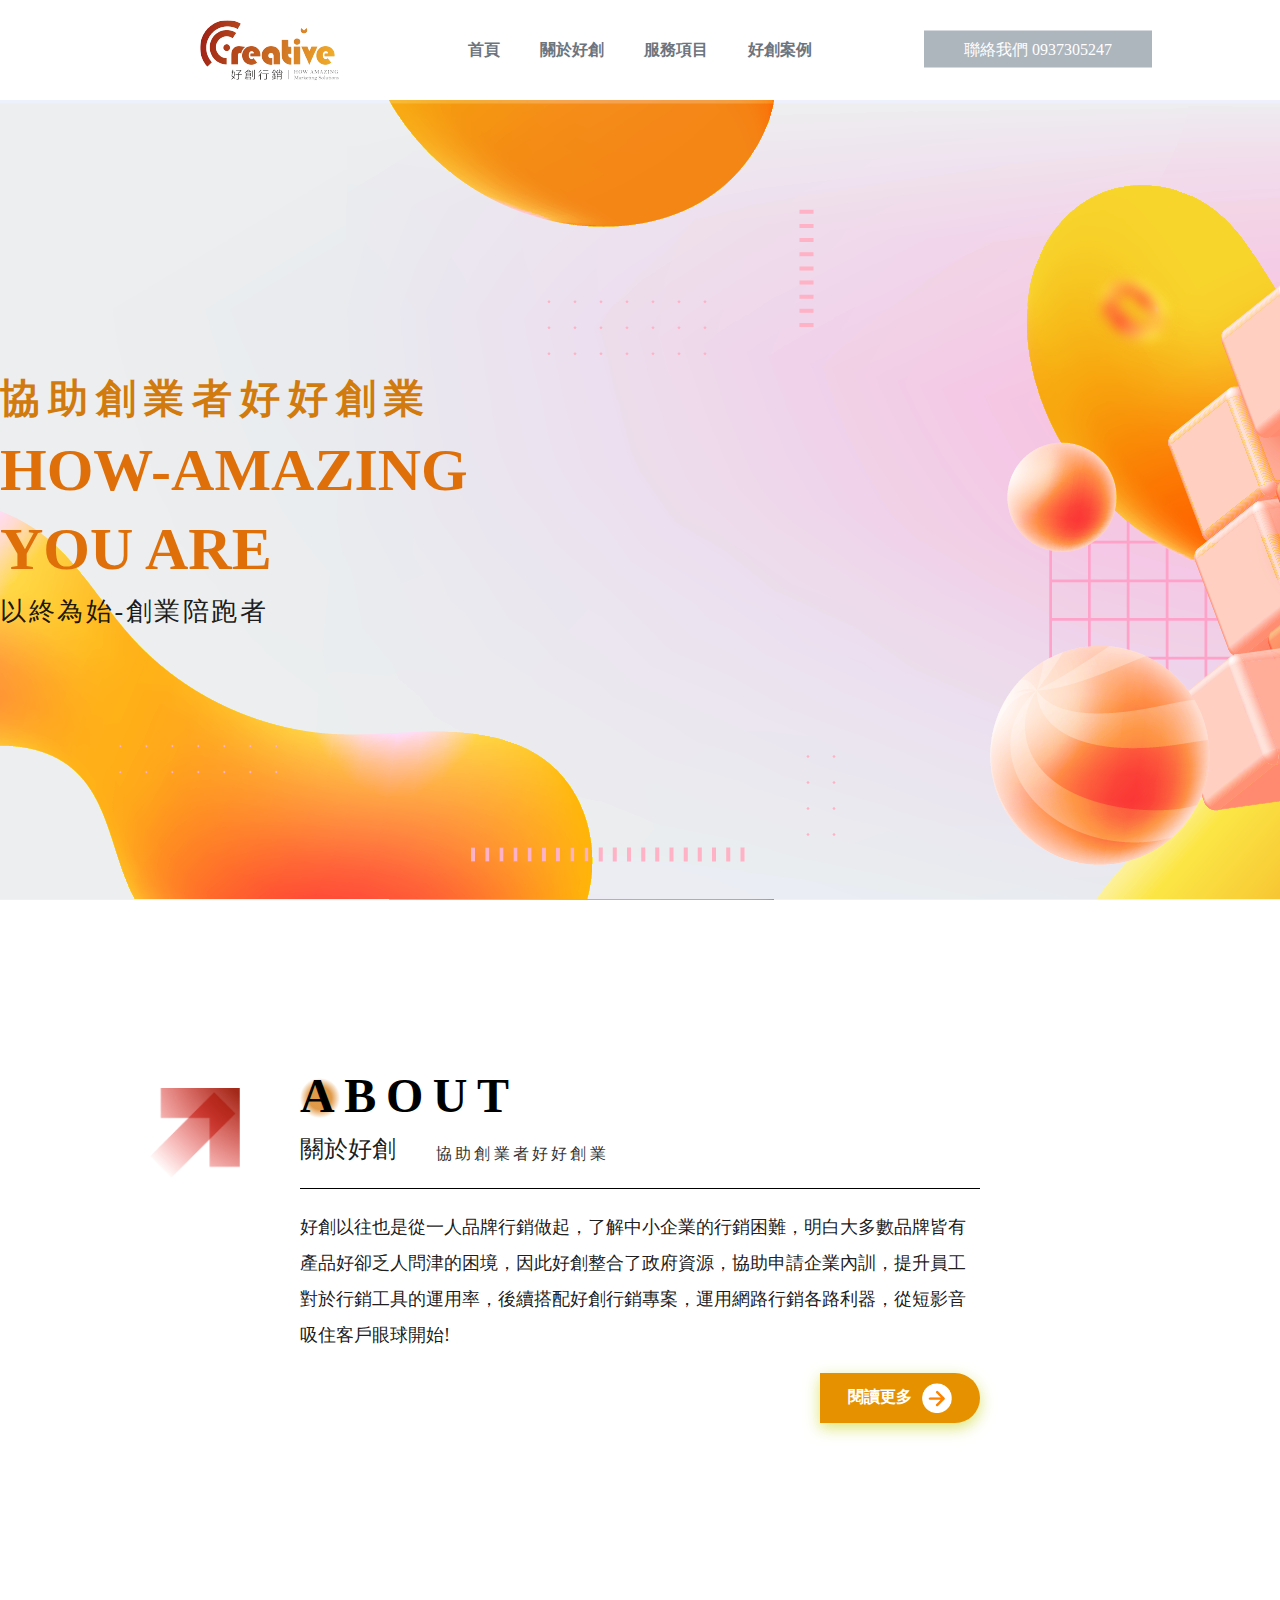
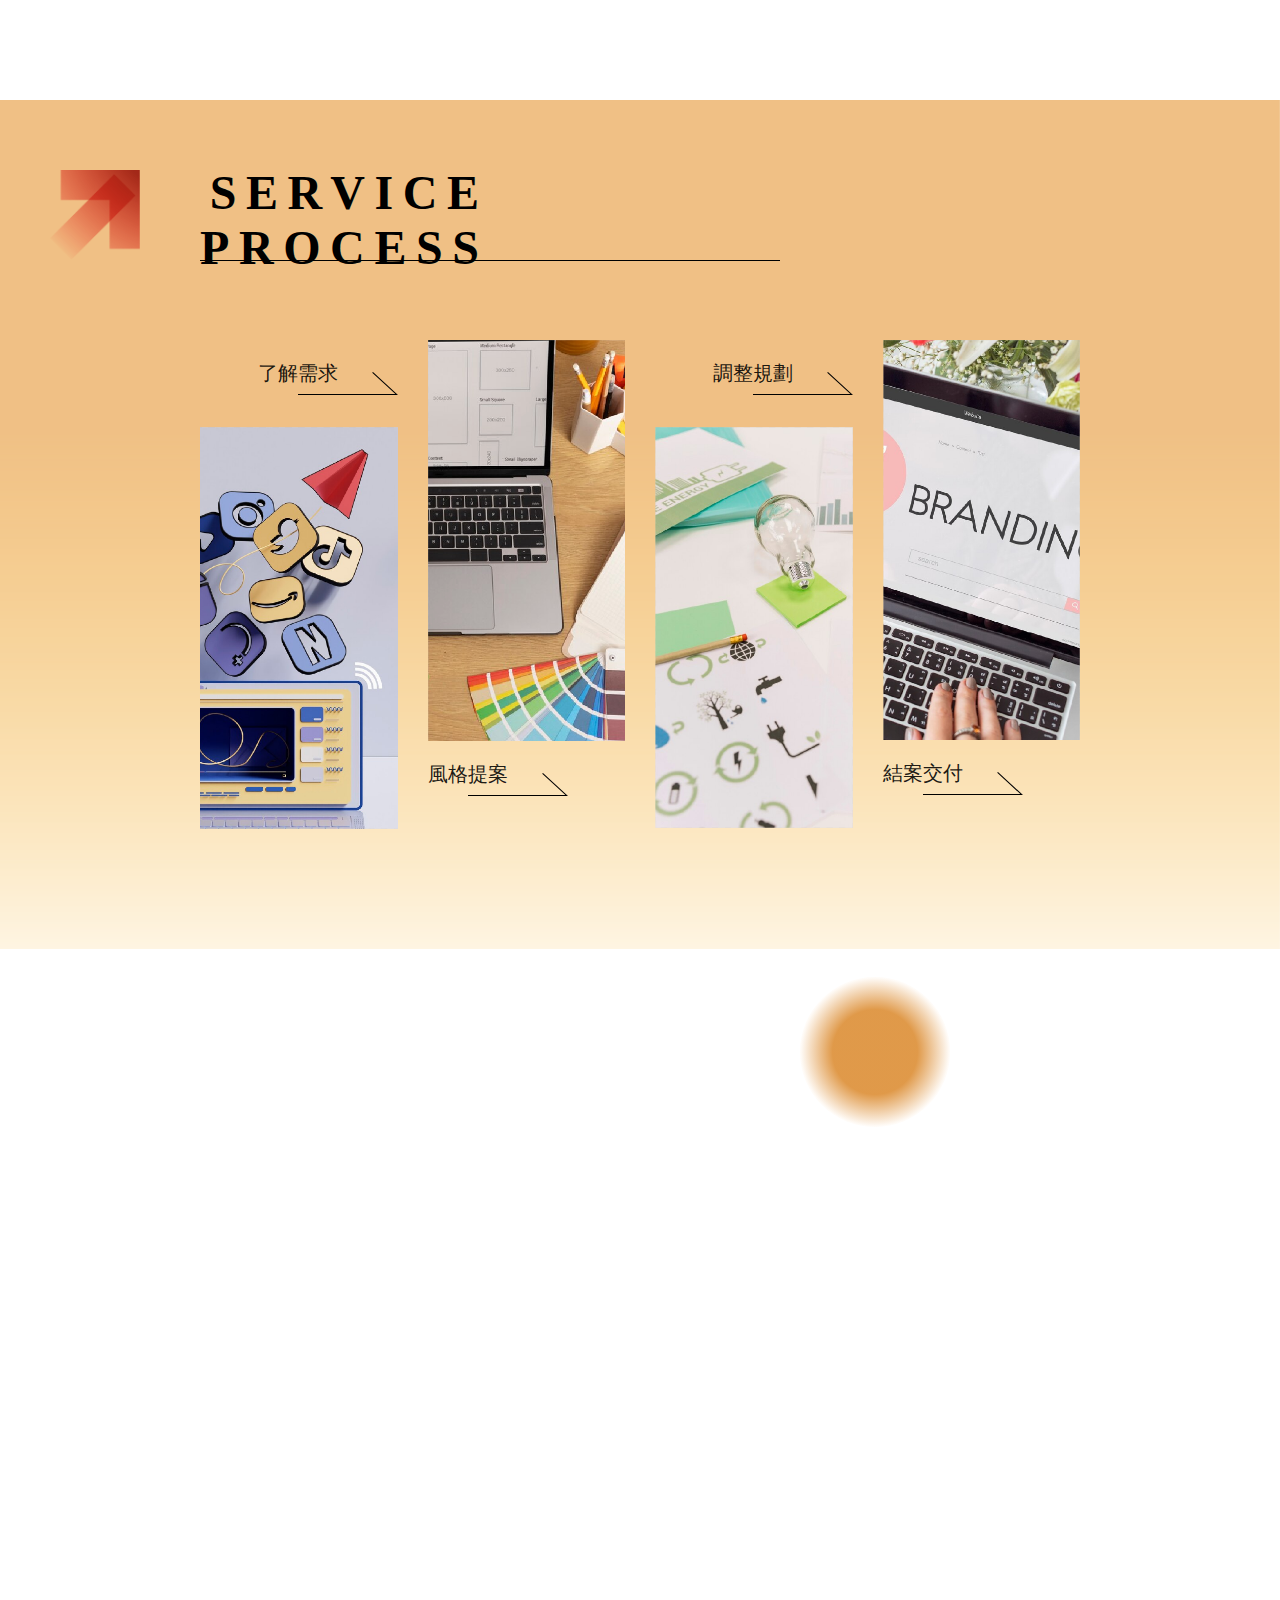
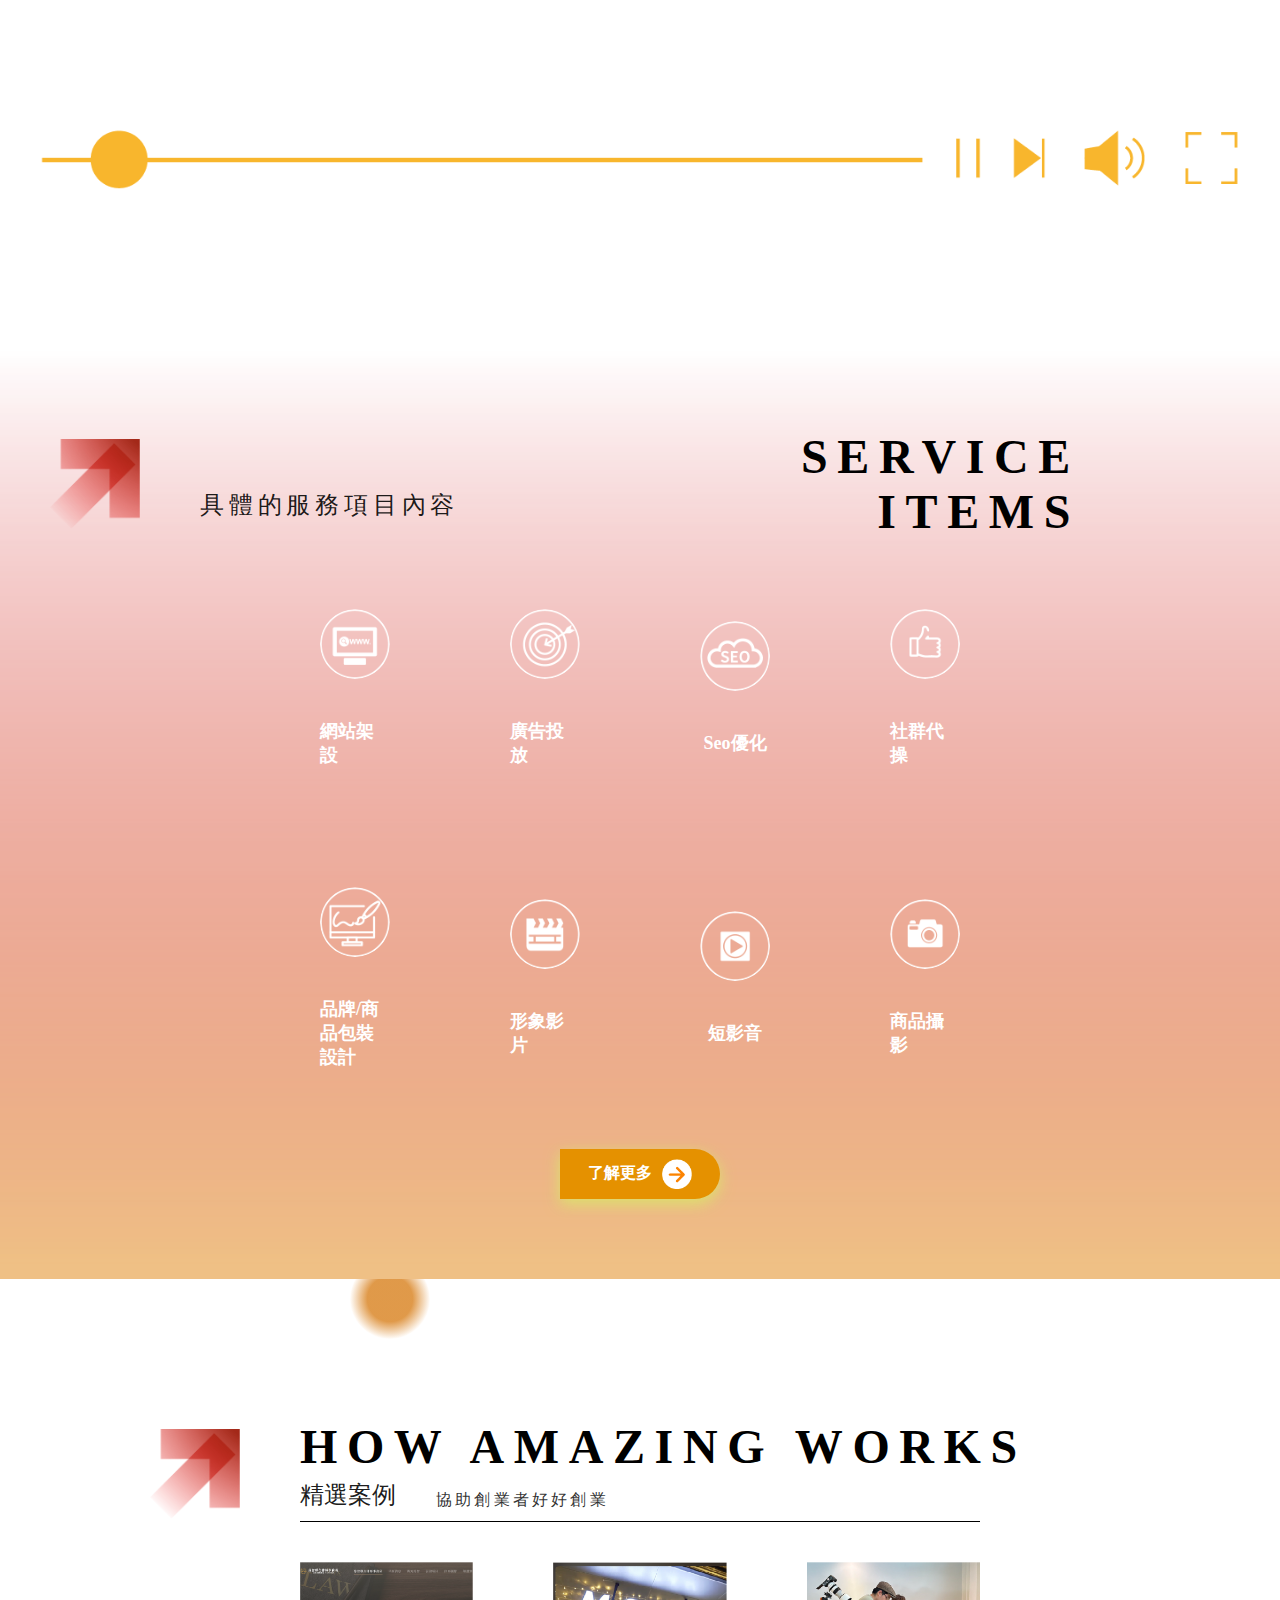
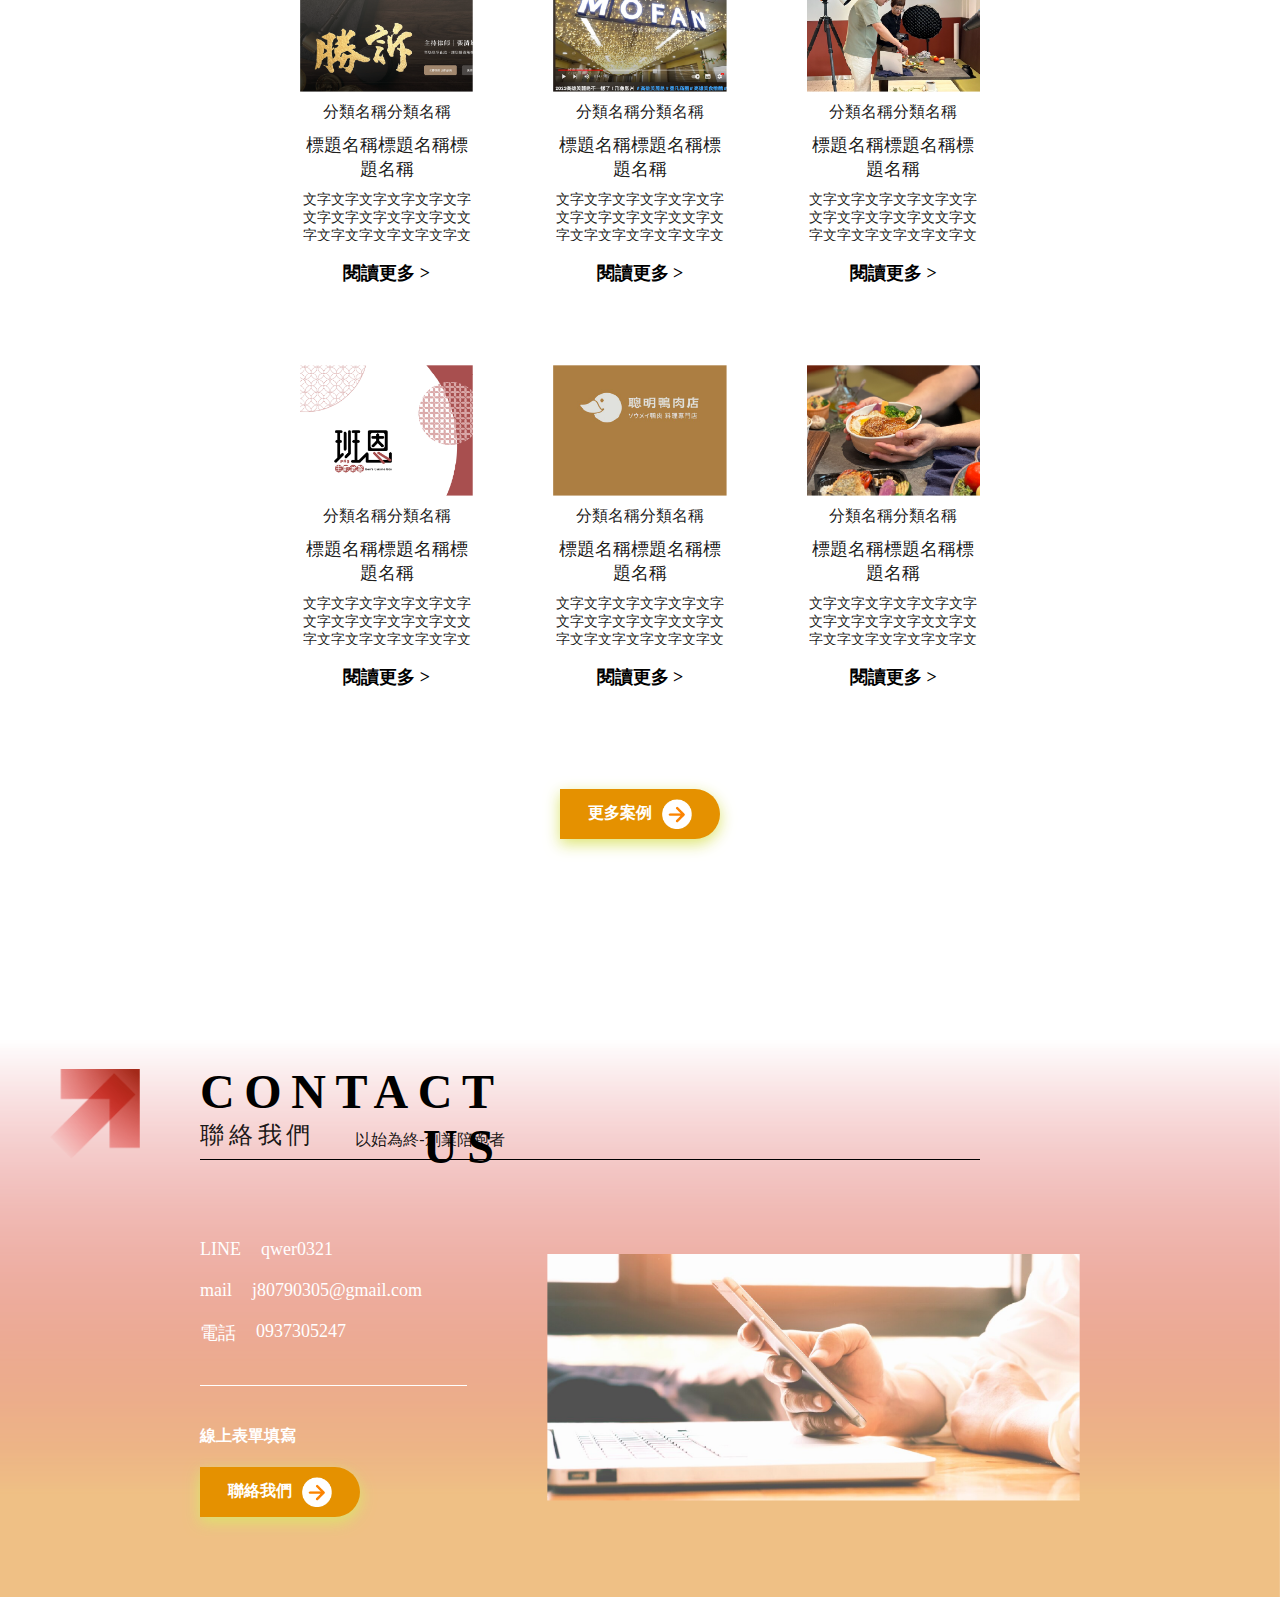
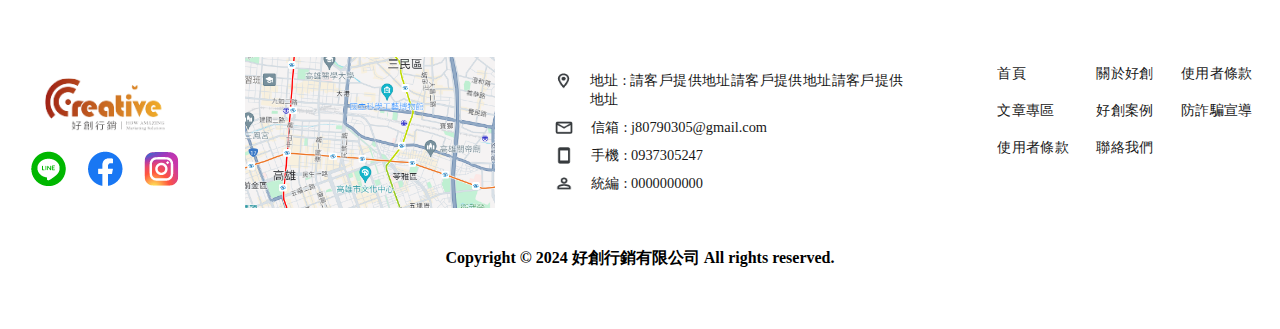
<file: index.html>
<!DOCTYPE html>
<html lang="en">
    <head>
        <meta charset="UTF-8" />
        <meta name="viewport" content="width=device-width, initial-scale=1.0" />
        <title>Document</title>
        <link rel="stylesheet" href="css/reset.css" />
        <link rel="stylesheet" href="css/header.css" />
        <link rel="stylesheet" href="css/footer.css" />
        <link rel="stylesheet" href="css/index.css" />
    </head>
    <body>
        <input id="menu-control" type="checkbox" />
        <header>
            <nav>
                <a href="/">
                    <div class="logo">
                        <img src="images/logo.png" alt="" />
                    </div>
                </a>

                <div class="menu-container">
                    <ul class="menu">
                        <li>
                            <a href="javascript:;">
                                <span>首頁</span>
                            </a>
                        </li>
                        <li>
                            <a href="javascript:;">
                                <span>關於好創</span>
                            </a>
                        </li>
                        <li>
                            <a href="javascript:;">
                                <span>服務項目</span>
                            </a>
                        </li>
                        <li>
                            <a href="javascript:;">
                                <span>好創案例</span>
                            </a>
                        </li>
                    </ul>
                    <div class="contact">
                        <a href="javascript:;">聯絡我們 0937305247</a>
                    </div>
                </div>
            </nav>
        </header>
        <div class="index-container">
            <div class="area1">
                <div class="content">
                    <div class="text-box">
                        <p class="title-1">協助創業者好好創業</p>
                        <p class="title-2">HOW-AMAZING</p>
                        <p class="title-2">YOU ARE</p>
                        <p class="title-3">以終為始-創業陪跑者</p>
                    </div>
                </div>
            </div>
            <div class="area2">
                <div class="content">
                    <div class="circle"><img src="/images/L-facebook.png" alt="" /></div>
                    <div class="arrow"><img src="/images/arrow-2.png" alt="" /></div>
                    <!-- 電腦版 -->
                    <div class="title-box pc">
                        <div><p class="title-1">ABOUT</p></div>
                        <div>
                            <p class="title-2">關於好創</p>
                            <p class="title-3">協助創業者好好創業</p>
                        </div>
                    </div>
                    <!-- 手機版 -->
                    <div class="title-box mobile">
                        <div>
                            <p class="title-1">關於好創</p>
                            <p class="title-2">ABOUT</p>
                        </div>
                        <div class="line mobile"></div>

                        <div>
                            <p class="title-3">協助創業者好好創業</p>
                        </div>
                    </div>
                    <div class="line pc"></div>
                    <div class="text-box">
                        <p>
                            好創以往也是從一人品牌行銷做起，了解中小企業的行銷困難，明白大多數品牌皆有產品好卻乏人問津的困境，因此好創整合了政府資源，協助申請企業內訓，提升員工對於行銷工具的運用率，後續搭配好創行銷專案，運用網路行銷各路利器，從短影音吸住客戶眼球開始!
                        </p>
                    </div>
                    <div class="link">
                        <a href="javascriptl:;">
                            <div class="more">
                                <p>閱讀更多</p>
                                <img src="/images/arrow.png" alt="" />
                            </div>
                        </a>
                    </div>
                </div>
            </div>
            <div class="area3">
                <div class="background-gradient"></div>
                <div class="content">
                    <div class="arrow"><img src="/images/arrow-2.png" alt="" /></div>
                    <!-- 電腦版 -->
                    <div class="title-box pc">
                        <div class="title">
                            <div class="container">
                                <p class="title-1">服務流程</p>
                                <p class="title-3">以始為終-創業陪跑者</p>
                            </div>
                        </div>
                        <div class="title-2">
                            <p>SERVICE</p>
                            <p>PROCESS</p>
                        </div>
                        <div class="line pc"></div>
                    </div>
                    <!-- 手機版 -->
                    <div class="title-box mobile">
                        <div>
                            <p class="title-2">服務流程</p>
                            <p class="title-1">SERVICE PROCESS</p>
                        </div>
                        <div class="line mobile"></div>

                        <div>
                            <p class="title-3">以始為終-創業陪跑者</p>
                        </div>
                    </div>
                    <div class="item-box">
                        <div class="item odd odd1">
                            <div class="item-title pc">
                                <p>了解需求</p>
                                <img src="/images/vector.svg" alt="" />
                            </div>
                            <div class="img-box">
                                <img src="/images/service-1.png" alt="了解需求" class="bg pc" />
                                <img src="/images/m-service-1.png" alt="了解需求" class="bg mobile" />
                                <div class="mobile img-text">
                                    <span style="font-size: 60px; font-style: italic; color: #ffffff">01</span>
                                    <div style="font-size: 18px; color: #ffffff">
                                        <p>了解需求</p>
                                        <img src="/images/vector-1.svg" alt="" />
                                    </div>
                                </div>
                                <div class="overlay-text pc"><p>了解需求了解需求了解需求了解需求</p></div>
                                <div class="overlay-text mobile">
                                    <div class="left">
                                        <p>了解需求</p>
                                        <img src="/images/vector-1.svg" alt="" />
                                    </div>
                                    <div class="right">了解需求了解需求了解需求了解需求</div>
                                </div>
                                <div class="overlay-text number mobile">01</div>
                            </div>
                        </div>
                        <div class="item even even1">
                            <div class="img-box">
                                <img src="/images/service-2.png" alt="風格提案" class="bg pc" />
                                <img src="/images/m-service-2.png" alt="風格提案" class="bg mobile" />
                                <div class="mobile img-text">
                                    <span style="font-size: 60px; font-style: italic; color: #ffffff">02</span>
                                    <div style="font-size: 18px; color: #000000">
                                        <p>風格提案</p>
                                        <img src="/images/vector.svg" alt="" />
                                    </div>
                                </div>
                                <div class="overlay-text pc">了解需求了解需求了解需求了解需求</div>
                                <div class="overlay-text mobile">
                                    <div class="left">
                                        <p>風格提案</p>
                                        <img src="/images/vector-1.svg" alt="" />
                                    </div>
                                    <div class="right">了解需求了解需求了解需求了解需求</div>
                                </div>
                                <div class="overlay-text number mobile">02</div>
                            </div>
                            <div class="item-title pc">
                                <p>風格提案</p>
                                <img src="/images/vector.svg" alt="" />
                            </div>
                        </div>
                        <div class="item odd odd2">
                            <div class="item-title pc">
                                <p>調整規劃</p>
                                <img src="/images/vector.svg" alt="" />
                            </div>
                            <div class="img-box">
                                <img src="/images/service-3.png" alt="調整規劃" class="bg pc" />
                                <img src="/images/m-service-3.png" alt="調整規劃" class="bg mobile" />
                                <div class="mobile img-text">
                                    <span style="font-size: 60px; font-style: italic; color: #000000">03</span>
                                    <div style="font-size: 18px; color: #000000">
                                        <p>調整規劃</p>
                                        <img src="/images/vector.svg" alt="" />
                                    </div>
                                </div>
                                <div class="overlay-text pc">了解需求了解需求了解需求了解需求</div>
                                <div class="overlay-text mobile">
                                    <div class="left">
                                        <p>調整規劃</p>
                                        <img src="/images/vector-1.svg" alt="" />
                                    </div>
                                    <div class="right">了解需求了解需求了解需求了解需求</div>
                                </div>
                                <div class="overlay-text number mobile">03</div>
                            </div>
                        </div>
                        <div class="item even even2">
                            <div class="img-box">
                                <img src="/images/service-4.png" alt="結案交付" class="bg pc" />
                                <img src="/images/m-service-4.png" alt="結案交付" class="bg mobile" />
                                <div class="mobile img-text">
                                    <span style="font-size: 60px; font-style: italic; color: #000000">04</span>
                                    <div style="font-size: 18px; color: #ffffff">
                                        <p>結案交付</p>
                                        <img src="/images/vector-1.svg" alt="" />
                                    </div>
                                </div>
                                <div class="overlay-text pc">了解需求了解需求了解需求了解需求</div>
                                <div class="overlay-text mobile">
                                    <div class="left">
                                        <p>結案交付</p>
                                        <img src="/images/vector-1.svg" alt="" />
                                    </div>
                                    <div class="right">了解需求了解需求了解需求了解需求</div>
                                </div>
                                <div class="overlay-text number mobile">04</div>
                            </div>
                            <div class="item-title pc">
                                <p>結案交付</p>
                                <img src="/images/vector.svg" alt="" />
                            </div>
                        </div>
                    </div>
                </div>
            </div>
            <div class="area4">
                <div class="content">
                    <div class="circle pc"></div>
                    <div class="circle-1 mobile"></div>
                    <div class="circle-2 mobile"></div>
                    <iframe
                        width="100%"
                        height="600px"
                        src="https://www.youtube.com/embed/Gx543KbuGFY?si=yHZc2iEnVuUr4AQf"
                        title="YouTube video player"
                        frameborder="0"
                        allow="accelerometer; autoplay; clipboard-write; encrypted-media; gyroscope; picture-in-picture; web-share"
                        referrerpolicy="strict-origin-when-cross-origin"
                        allowfullscreen
                    >
                    </iframe>
                    <div class="video"><img src="/images/video.png" alt="" /></div>
                </div>
            </div>
            <div class="area5">
                <div class="content">
                    <div class="arrow"><img src="/images/arrow-2.png" alt="" /></div>
                    <div class="circle mobile"></div>

                    <!-- 電腦版 -->
                    <div class="title-box pc">
                        <div class="title">
                            <p class="title-1">具體的服務項目內容</p>
                        </div>
                        <div class="title-2">
                            <div class="title-3">
                                <p>SERVICE</p>
                                <p>ITEMS</p>
                            </div>
                            <div class="line"></div>
                        </div>
                    </div>
                    <!-- 手機版 -->
                    <div class="title-box mobile">
                        <div>
                            <p class="title-2">具體的服務</p>
                            <p class="title-2">項目內容</p>
                            <p class="title-1">SERVICE ITEMS</p>
                        </div>
                        <div class="line mobile"></div>
                    </div>
                    <div class="item-box">
                        <div class="item">
                            <img src="/images/item-1.png" alt="" />
                            <p>網站架設</p>
                        </div>
                        <div class="item">
                            <img src="/images/item-2.png" alt="" />
                            <p>廣告投放</p>
                        </div>
                        <div class="item">
                            <img src="/images/item-3.png" alt="" />
                            <p>Seo優化</p>
                        </div>
                        <div class="item">
                            <img src="/images/item-4.png" alt="" />
                            <p>社群代操</p>
                        </div>
                        <div class="item">
                            <img src="/images/item-5.png" alt="" />
                            <p>品牌/商品包裝設計</p>
                        </div>
                        <div class="item">
                            <img src="/images/item-6.png" alt="" />
                            <p>形象影片</p>
                        </div>
                        <div class="item">
                            <img src="/images/item-7.png" alt="" />
                            <p>短影音</p>
                        </div>
                        <div class="item">
                            <img src="/images/item-8.png" alt="" />
                            <p>商品攝影</p>
                        </div>
                    </div>
                    <div class="link">
                        <a href="javascriptl:;">
                            <div class="more">
                                <p>了解更多</p>
                                <img src="/images/arrow.png" alt="" />
                            </div>
                        </a>
                    </div>
                </div>
            </div>
            <div class="area6">
                <div class="content">
                    <div class="arrow"><img src="/images/arrow-2.png" alt="" /></div>
                    <div class="title-box pc">
                        <div class="title-1"><p>HOW AMAZING WORKS</p></div>
                        <div class="title-4">
                            <p class="title-2">精選案例</p>
                            <p class="title-3">協助創業者好好創業</p>
                        </div>
                    </div>
                    <div class="line pc"></div>

                    <!-- 手機版 -->
                    <div class="circle mobile"></div>
                    <div class="title-box mobile">
                        <div>
                            <p class="title-1">精選案例</p>
                            <p class="title-2">HOW AMAZING WORKS</p>
                        </div>
                        <div class="line mobile"></div>

                        <div>
                            <p class="title-3">以始為終-創業陪跑者</p>
                        </div>
                    </div>

                    <div class="container">
                        <div class="item-box">
                            <div class="circle mobile"></div>
                            <div class="item">
                                <div class="img-box">
                                    <img src="/images/work-1.png" alt="" />
                                </div>
                                <div class="text-box">
                                    <div class="tag">分類名稱分類名稱</div>
                                    <div class="item-title">標題名稱標題名稱標題名稱</div>
                                    <div class="item-intro">
                                        文字文字文字文字文字文字文字文字文字文字文字文文字文字文字文字文字文字文字文字文字文字文字文字文字文字字文字文字
                                    </div>
                                    <a href="javascript:;" class="item-more">閱讀更多 ></a>
                                </div>
                            </div>
                            <div class="item">
                                <div class="img-box">
                                    <img src="/images/work-2.png" alt="" />
                                </div>
                                <div class="text-box">
                                    <div class="tag">分類名稱分類名稱</div>
                                    <div class="item-title">標題名稱標題名稱標題名稱</div>
                                    <div class="item-intro">
                                        文字文字文字文字文字文字文字文字文字文字文文字文字文字文字文字文字文字文字文字文字文字文字文字文字字文字文字文字
                                    </div>
                                    <a href="javascript:;" class="item-more">閱讀更多 ></a>
                                </div>
                            </div>
                            <div class="item">
                                <div class="img-box">
                                    <img src="/images/work-3.png" alt="" />
                                </div>
                                <div class="text-box">
                                    <div class="tag">分類名稱分類名稱</div>
                                    <div class="item-title">標題名稱標題名稱標題名稱</div>
                                    <div class="item-intro">
                                        文字文字文字文字文字文字文字文字文字文字文文字文字文字文字文字文字文字文字文字文字文字文字文字文字字文字文字文字
                                    </div>
                                    <a href="javascript:;" class="item-more">閱讀更多 ></a>
                                </div>
                            </div>
                        </div>
                        <div class="item-box">
                            <div class="item">
                                <div class="img-box">
                                    <img src="/images/work-4.png" alt="" />
                                </div>
                                <div class="text-box">
                                    <div class="tag">分類名稱分類名稱</div>
                                    <div class="item-title">標題名稱標題名稱標題名稱</div>
                                    <div class="item-intro">
                                        文字文字文字文字文字文字文字文字文字文字文字文文字文字文字文字文字文字文字文字文字文字文字文字文字文字字文字文字
                                    </div>
                                    <a href="javascript:;" class="item-more">閱讀更多 ></a>
                                </div>
                            </div>
                            <div class="item">
                                <div class="img-box">
                                    <img src="/images/work-5.png" alt="" />
                                </div>
                                <div class="text-box">
                                    <div class="tag">分類名稱分類名稱</div>
                                    <div class="item-title">標題名稱標題名稱標題名稱</div>
                                    <div class="item-intro">
                                        文字文字文字文字文字文字文字文字文字文字文文字文字文字文字文字文字文字文字文字文字文字文字文字文字字文字文字文字
                                    </div>
                                    <a href="javascript:;" class="item-more">閱讀更多 ></a>
                                </div>
                            </div>
                            <div class="item">
                                <div class="img-box">
                                    <img src="/images/work-6.png" alt="" />
                                </div>
                                <div class="text-box">
                                    <div class="tag">分類名稱分類名稱</div>
                                    <div class="item-title">標題名稱標題名稱標題名稱</div>
                                    <div class="item-intro">
                                        文字文字文字文字文字文字文字文字文字文字文文字文字文字文字文字文字文字文字文字文字文字文字文字文字字文字文字文字
                                    </div>
                                    <a href="javascript:;" class="item-more">閱讀更多 ></a>
                                </div>
                            </div>
                        </div>
                        <div class="circle"><img src="/images/L-instagram.png" alt="" /></div>
                    </div>
                    <div class="link">
                        <a href="javascriptl:;">
                            <div class="more">
                                <p>更多案例</p>
                                <img src="/images/arrow.png" alt="" />
                            </div>
                        </a>
                    </div>
                </div>
            </div>
            <div class="area7">
                <!-- <div class="background-gradient"></div> -->
                <div class="content">
                    <div class="arrow"><img src="/images/arrow-2.png" alt="" /></div>
                    <div class="title-box pc">
                        <div class="title">
                            <div class="container">
                                <p class="title-1">聯絡我們</p>
                                <p class="title-3">以始為終-創業陪跑者</p>
                            </div>
                        </div>
                        <div class="title-2">
                            <p>CONTACT</p>
                            <p>US</p>
                        </div>
                        <div class="line pc"></div>
                    </div>

                    <!-- 手機版 -->
                    <div class="title-box mobile">
                        <div class="circle"></div>
                        <div>
                            <p class="title-2">聯絡我們</p>
                            <p class="title-1">CONTACT US</p>
                        </div>
                        <div class="line mobile"></div>

                        <div>
                            <p class="title-3">以始為終-創業陪跑者</p>
                        </div>
                    </div>

                    <div class="item-box">
                        <div class="left">
                            <div class="info-box">
                                <div class="info-line">
                                    <p>LINE</p>
                                    <p>qwer0321</p>
                                </div>
                                <div class="info-mail">
                                    <p>mail</p>
                                    <p>j80790305@gmail.com</p>
                                </div>
                                <div class="info-phone">
                                    <p>電話</p>
                                    <p>0937305247</p>
                                </div>
                            </div>
                            <div class="line"></div>
                            <div class="form">線上表單填寫</div>
                            <div class="link">
                                <a href="javascriptl:;">
                                    <div class="more">
                                        <p>聯絡我們</p>
                                        <img src="/images/arrow.png" alt="" />
                                    </div>
                                </a>
                            </div>
                        </div>
                        <div class="right">
                            <img src="/images/contact.png" alt="" />
                        </div>
                    </div>
                </div>
            </div>
        </div>

        <footer>
            <div class="content">
                <div class="footer-box">
                    <div class="footer-1">
                        <div class="logo"><img src="/images/logo.png" alt="" /></div>
                        <div class="social">
                            <img src="/images/line.png" alt="" />
                            <img src="/images/facebook.png" alt="" />
                            <img src="/images/instagram.png" alt="" />
                        </div>
                    </div>
                    <div class="footer-2"><img src="/images/map.png" alt="" /></div>
                    <div class="footer-3">
                        <div class="item">
                            <img src="/images/location.png" alt="" />
                            <p>地址 : 請客戶提供地址請客戶提供地址請客戶提供地址</p>
                        </div>
                        <div class="item">
                            <img src="/images/mail.png" alt="" />
                            <p>信箱 : j80790305@gmail.com</p>
                        </div>
                        <div class="item">
                            <img src="/images/phone.png" alt="" />
                            <p>手機 : 0937305247</p>
                        </div>
                        <div class="item">
                            <img src="/images/member.png" alt="" />
                            <p>統編 : 0000000000</p>
                        </div>
                    </div>
                    <div class="footer-4">
                        <div class="item">
                            <a href="javascript:;">首頁</a><a href="javascript:;">文章專區</a
                            ><a href="javascript:;">使用者條款</a>
                        </div>
                        <div class="item">
                            <a href="javascript:;">關於好創</a><a href="javascript:;">好創案例</a
                            ><a href="javascript:;">聯絡我們</a>
                        </div>
                        <div class="item">
                            <a href="javascript:;">使用者條款</a><a href="javascript:;">防詐騙宣導</a>
                        </div>
                    </div>
                </div>
                <div class="copyright">Copyright © 2024 好創行銷有限公司 All rights reserved.</div>
            </div>
        </footer>
    </body>

    <script src="/js/index.js"></script>
</html>
</file>
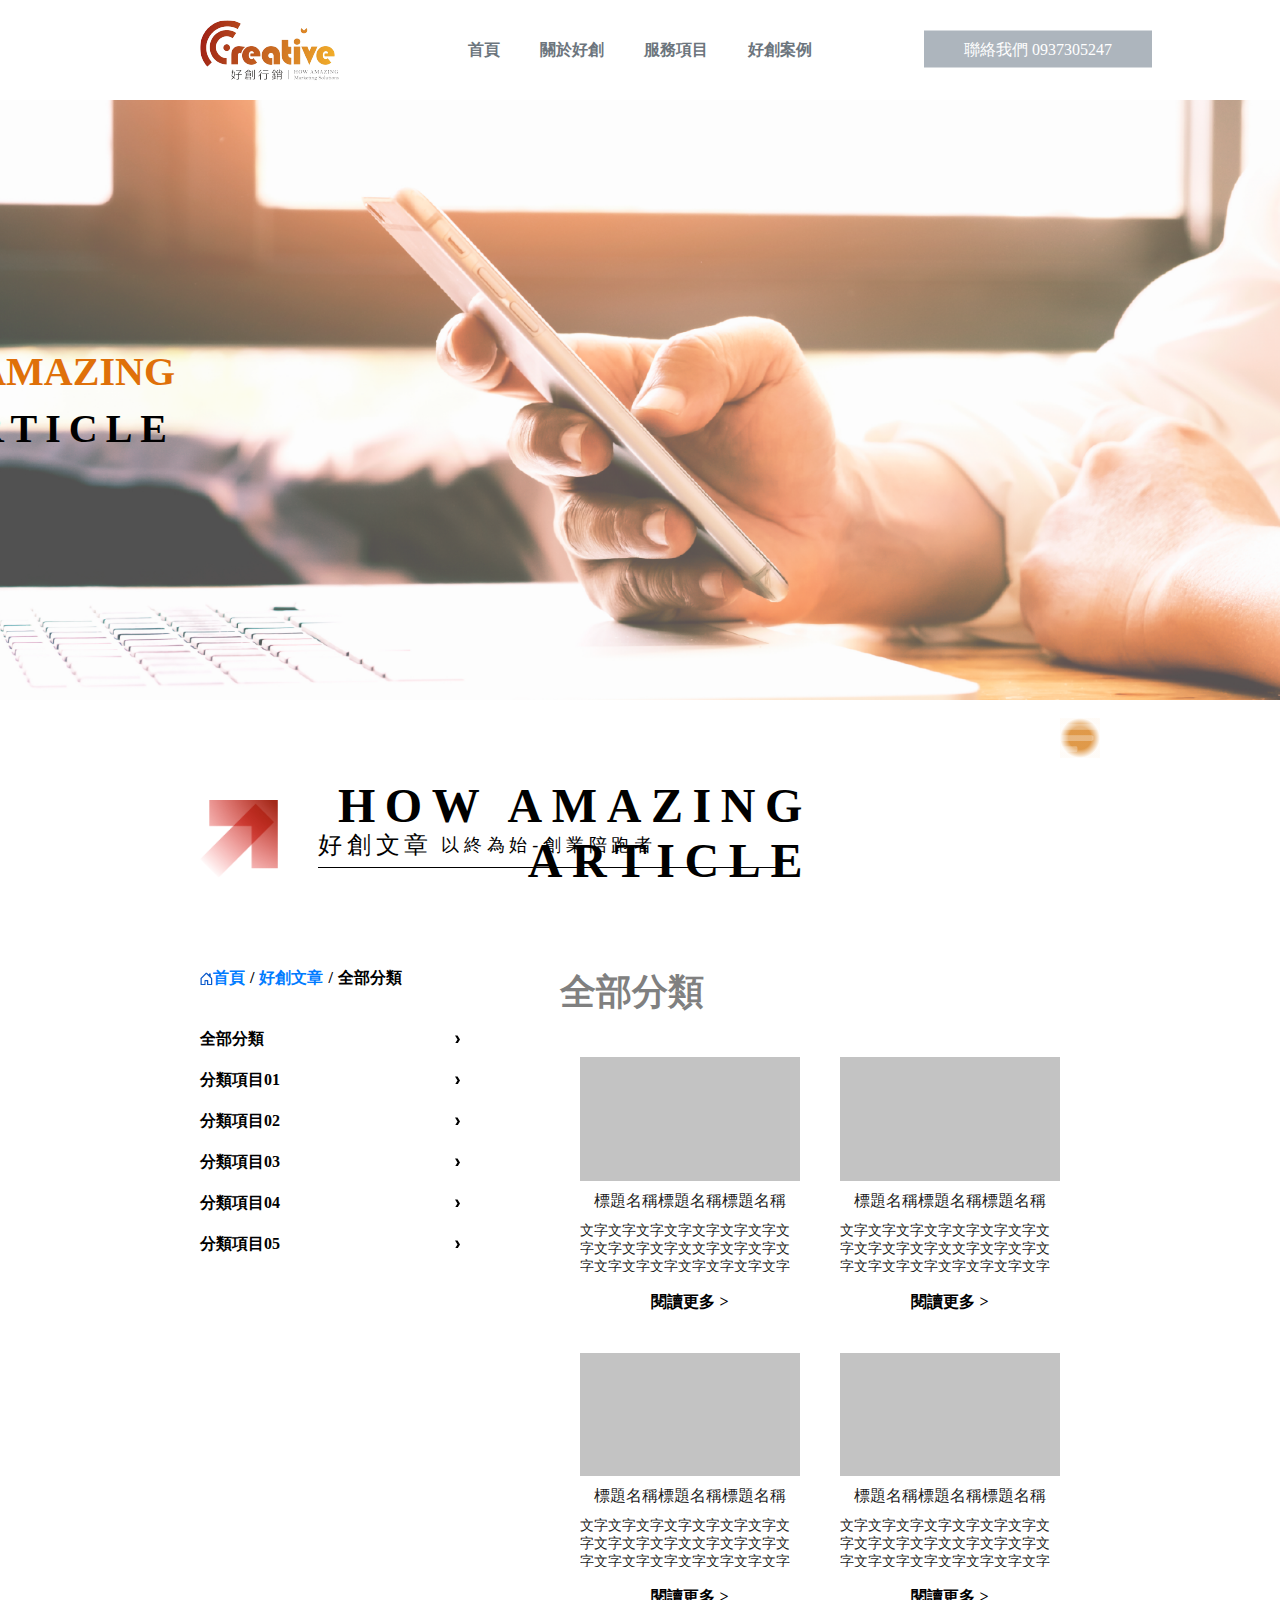
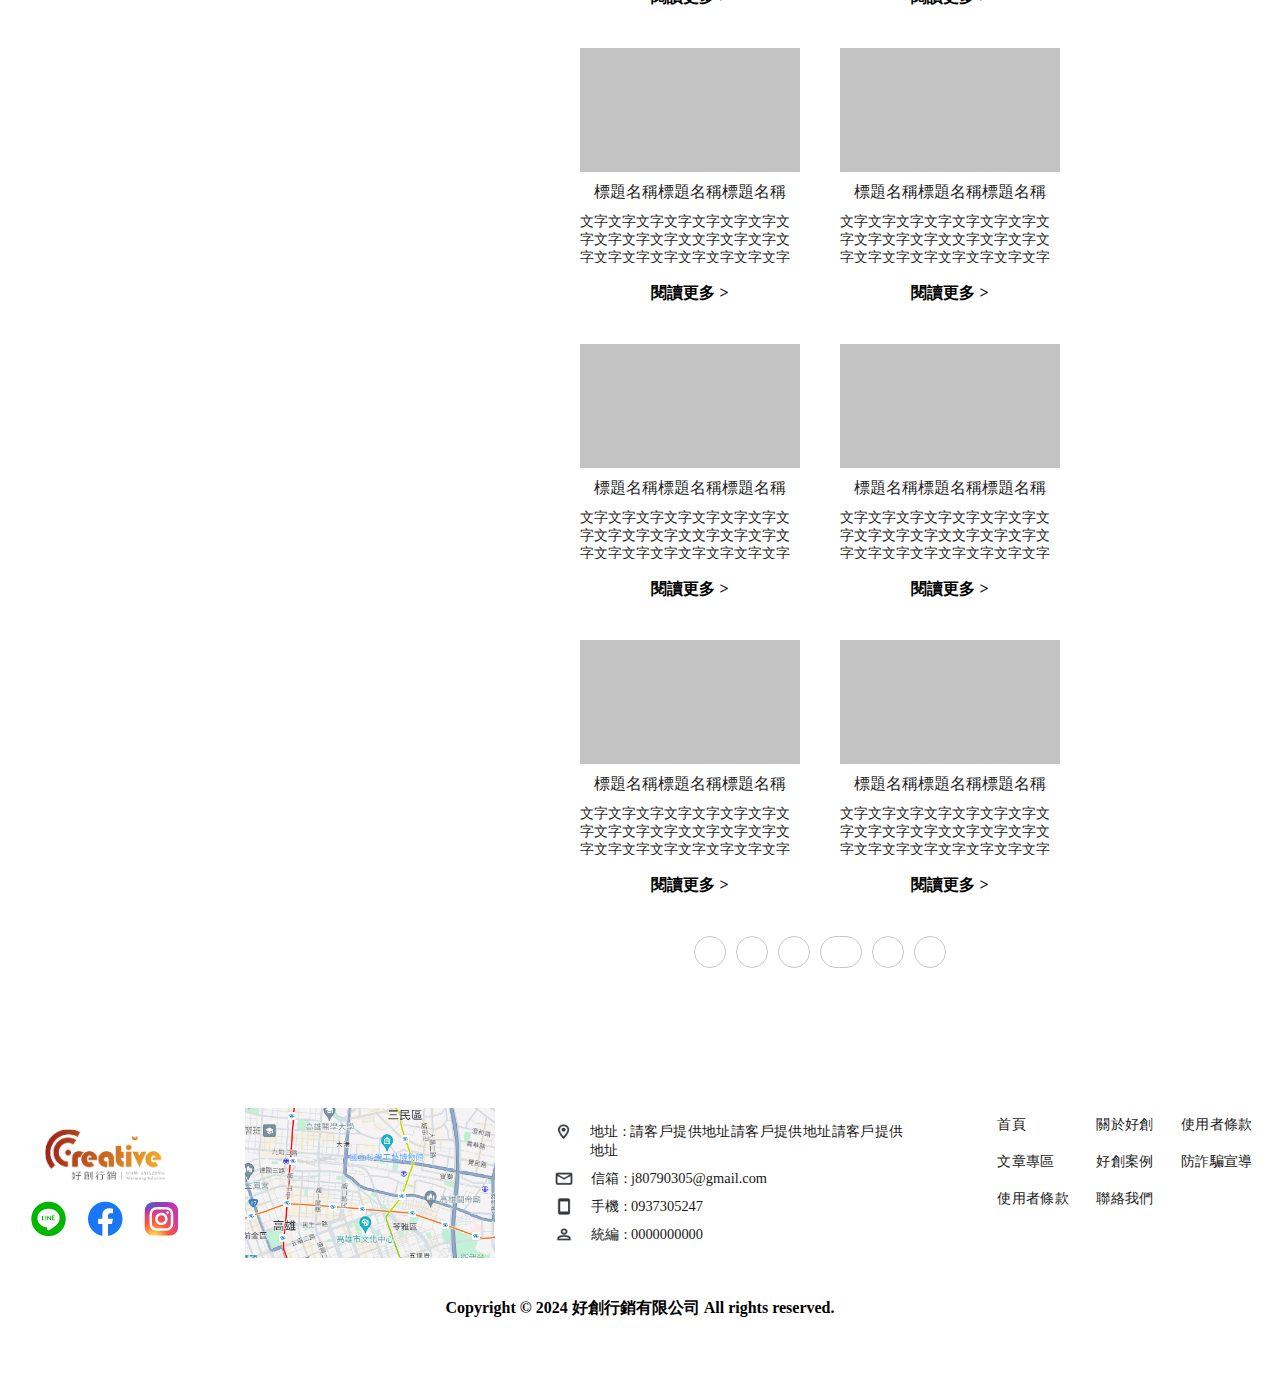
<file: article.html>
<!DOCTYPE html>
<html lang="en">
    <head>
        <meta charset="UTF-8" />
        <meta name="viewport" content="width=device-width, initial-scale=1.0" />
        <title>Document</title>
        <link rel="stylesheet" href="css/reset.css" />
        <link rel="stylesheet" href="css/header.css" />
        <link rel="stylesheet" href="css/footer.css" />
        <link rel="stylesheet" href="css/article.css" />
    </head>
    <body>
        <input id="menu-control" type="checkbox" />
        <header>
            <label id="MenuControl" for="menu-control">
                <span></span>
                <span></span>
                <span></span>
            </label>
            <nav>
                <a href="/">
                    <div class="logo">
                        <img src="images/logo.png" alt="" />
                    </div>
                </a>

                <div class="menu-container">
                    <ul class="menu">
                        <li>
                            <a href="javascript:;">
                                <span>首頁</span>
                            </a>
                        </li>
                        <li>
                            <a href="javascript:;">
                                <span>關於好創</span>
                            </a>
                        </li>
                        <li>
                            <a href="javascript:;">
                                <span>服務項目</span>
                            </a>
                        </li>
                        <li>
                            <a href="javascript:;">
                                <span>好創案例</span>
                            </a>
                        </li>
                    </ul>
                    <div class="contact">
                        <a href="javascript:;">聯絡我們 0937305247</a>
                    </div>
                </div>
            </nav>
        </header>
        <div class="article-container">
            <div class="area1">
                <div class="content">
                    <div class="text-box">
                        <p class="title-2">HOW AMAZING</p>
                        <p class="title-3">ARTICLE</p>
                    </div>
                </div>
            </div>

            <div class="area2">
                <div class="content">
                    <div class="arrow"><img src="/images/arrow-2.png" alt="" /></div>
                    <!-- 電腦版 -->
                    <div class="title-box pc">
                        <div class="title">
                            <div class="title-1">
                                <h2>好創文章</h2>
                                <p>以終為始-創業陪跑者</p>
                            </div>
                            <div class="line"></div>
                        </div>
                        <div class="title-2">
                            <p>HOW AMAZING</p>
                            <p>ARTICLE</p>
                        </div>
                    </div>

                    <!-- 手機版 -->
                    <!-- <div class="title-box mobile">
                        <div>
                            <p class="title-2">服務流程</p>
                            <p class="title-1">SERVICE PROCESS</p>
                        </div>
                        <div class="line mobile"></div>

                        <div>
                            <p class="title-3">以始為終-創業陪跑者</p>
                        </div>
                    </div> -->
                </div>
            </div>
            <div class="area3">
                <div class="content">
                    <div class="circle"><img src="/images/article-1.png" alt="" /></div>
                    <div class="left">
                        <nav>
                            <div class="content">
                                <ul class="breadcrumb" id="breadcrumb">
                                    <li><img src="/images/home-icon.png" alt="" /><a href="javascript:;">首頁</a></li>
                                    <li><a href="javascript:;">好創文章</a></li>
                                    <li id="category-name">全部分類</li>
                                </ul>
                            </div>
                        </nav>
                        <ul class="event">
                            <li>
                                <a href="javascript:;">全部分類<span></span></a>
                            </li>
                            <li>
                                <a href="javascript:;">分類項目01<span></span></a>
                            </li>
                            <li>
                                <a href="javascript:;">分類項目02<span></span></a>
                            </li>
                            <li>
                                <a href="javascript:;">分類項目03<span></span></a>
                            </li>
                            <li>
                                <a href="javascript:;">分類項目04<span></span></a>
                            </li>
                            <li>
                                <a href="javascript:;">分類項目05<span></span></a>
                            </li>
                        </ul>
                    </div>
                    <div class="right">
                        <h4>全部分類</h4>

                        <div class="container">
                            <div class="item-box">
                                <div class="item">
                                    <div class="img-box">
                                        <img src="/images/image.png" alt="" />
                                    </div>
                                    <div class="text-box">
                                        <div class="item-title">標題名稱標題名稱標題名稱</div>
                                        <div class="item-intro">
                                            文字文字文字文字文字文字文字文字文字文字文字文文字文字文字文字文字文字文字文字文字文字文字文字文字文字字文字文字
                                        </div>
                                        <a href="javascript:;" class="item-more">閱讀更多 ></a>
                                    </div>
                                </div>
                                <div class="item">
                                    <div class="img-box">
                                        <img src="/images/image.png" alt="" />
                                    </div>
                                    <div class="text-box">
                                        <div class="item-title">標題名稱標題名稱標題名稱</div>
                                        <div class="item-intro">
                                            文字文字文字文字文字文字文字文字文字文字文字文文字文字文字文字文字文字文字文字文字文字文字文字文字文字字文字文字
                                        </div>
                                        <a href="javascript:;" class="item-more">閱讀更多 ></a>
                                    </div>
                                </div>
                                <div class="item">
                                    <div class="img-box">
                                        <img src="/images/image.png" alt="" />
                                    </div>
                                    <div class="text-box">
                                        <div class="item-title">標題名稱標題名稱標題名稱</div>
                                        <div class="item-intro">
                                            文字文字文字文字文字文字文字文字文字文字文字文文字文字文字文字文字文字文字文字文字文字文字文字文字文字字文字文字
                                        </div>
                                        <a href="javascript:;" class="item-more">閱讀更多 ></a>
                                    </div>
                                </div>
                                <div class="item">
                                    <div class="img-box">
                                        <img src="/images/image.png" alt="" />
                                    </div>
                                    <div class="text-box">
                                        <div class="item-title">標題名稱標題名稱標題名稱</div>
                                        <div class="item-intro">
                                            文字文字文字文字文字文字文字文字文字文字文字文文字文字文字文字文字文字文字文字文字文字文字文字文字文字字文字文字
                                        </div>
                                        <a href="javascript:;" class="item-more">閱讀更多 ></a>
                                    </div>
                                </div>
                                <div class="item">
                                    <div class="img-box">
                                        <img src="/images/image.png" alt="" />
                                    </div>
                                    <div class="text-box">
                                        <div class="item-title">標題名稱標題名稱標題名稱</div>
                                        <div class="item-intro">
                                            文字文字文字文字文字文字文字文字文字文字文字文文字文字文字文字文字文字文字文字文字文字文字文字文字文字字文字文字
                                        </div>
                                        <a href="javascript:;" class="item-more">閱讀更多 ></a>
                                    </div>
                                </div>
                                <div class="item">
                                    <div class="img-box">
                                        <img src="/images/image.png" alt="" />
                                    </div>
                                    <div class="text-box">
                                        <div class="item-title">標題名稱標題名稱標題名稱</div>
                                        <div class="item-intro">
                                            文字文字文字文字文字文字文字文字文字文字文字文文字文字文字文字文字文字文字文字文字文字文字文字文字文字字文字文字
                                        </div>
                                        <a href="javascript:;" class="item-more">閱讀更多 ></a>
                                    </div>
                                </div>
                                <div class="item">
                                    <div class="img-box">
                                        <img src="/images/image.png" alt="" />
                                    </div>
                                    <div class="text-box">
                                        <div class="item-title">標題名稱標題名稱標題名稱</div>
                                        <div class="item-intro">
                                            文字文字文字文字文字文字文字文字文字文字文字文文字文字文字文字文字文字文字文字文字文字文字文字文字文字字文字文字
                                        </div>
                                        <a href="javascript:;" class="item-more">閱讀更多 ></a>
                                    </div>
                                </div>
                                <div class="item">
                                    <div class="img-box">
                                        <img src="/images/image.png" alt="" />
                                    </div>
                                    <div class="text-box">
                                        <div class="item-title">標題名稱標題名稱標題名稱</div>
                                        <div class="item-intro">
                                            文字文字文字文字文字文字文字文字文字文字文字文文字文字文字文字文字文字文字文字文字文字文字文字文字文字字文字文字
                                        </div>
                                        <a href="javascript:;" class="item-more">閱讀更多 ></a>
                                    </div>
                                </div>
                                <div class="item">
                                    <div class="img-box">
                                        <img src="/images/image.png" alt="" />
                                    </div>
                                    <div class="text-box">
                                        <div class="item-title">標題名稱標題名稱標題名稱</div>
                                        <div class="item-intro">
                                            文字文字文字文字文字文字文字文字文字文字文字文文字文字文字文字文字文字文字文字文字文字文字文字文字文字字文字文字
                                        </div>
                                        <a href="javascript:;" class="item-more">閱讀更多 ></a>
                                    </div>
                                </div>
                                <div class="item">
                                    <div class="img-box">
                                        <img src="/images/image.png" alt="" />
                                    </div>
                                    <div class="text-box">
                                        <div class="item-title">標題名稱標題名稱標題名稱</div>
                                        <div class="item-intro">
                                            文字文字文字文字文字文字文字文字文字文字文字文文字文字文字文字文字文字文字文字文字文字文字文字文字文字字文字文字
                                        </div>
                                        <a href="javascript:;" class="item-more">閱讀更多 ></a>
                                    </div>
                                </div>
                            </div>
                        </div>

                        <div class="page-navi">
                            <ul>
                                <li class="pre"><a href="javascrip:;"></a></li>
                                <li><a href="javascrip:;"></a></li>
                                <li><a href="javascrip:;"></a></li>
                                <li class="ellipsis"><a href="javascrip:;"></a></li>
                                <li><a href="javascrip:;"></a></li>
                                <li class="next"><a href="javascrip:;"></a></li>
                            </ul>
                        </div>
                    </div>
                </div>
            </div>
        </div>
        <footer>
            <div class="content">
                <div class="footer-box">
                    <div class="footer-1">
                        <div class="logo"><img src="/images/logo.png" alt="" /></div>
                        <div class="social">
                            <img src="/images/line.png" alt="" />
                            <img src="/images/facebook.png" alt="" />
                            <img src="/images/instagram.png" alt="" />
                        </div>
                    </div>
                    <div class="footer-2"><img src="/images/map.png" alt="" /></div>
                    <div class="footer-3">
                        <div class="item">
                            <img src="/images/location.png" alt="" />
                            <p>地址 : 請客戶提供地址請客戶提供地址請客戶提供地址</p>
                        </div>
                        <div class="item">
                            <img src="/images/mail.png" alt="" />
                            <p>信箱 : j80790305@gmail.com</p>
                        </div>
                        <div class="item">
                            <img src="/images/phone.png" alt="" />
                            <p>手機 : 0937305247</p>
                        </div>
                        <div class="item">
                            <img src="/images/member.png" alt="" />
                            <p>統編 : 0000000000</p>
                        </div>
                    </div>
                    <div class="footer-4">
                        <div class="item">
                            <a href="javascript:;">首頁</a><a href="javascript:;">文章專區</a
                            ><a href="javascript:;">使用者條款</a>
                        </div>
                        <div class="item">
                            <a href="javascript:;">關於好創</a><a href="javascript:;">好創案例</a
                            ><a href="javascript:;">聯絡我們</a>
                        </div>
                        <div class="item">
                            <a href="javascript:;">使用者條款</a><a href="javascript:;">防詐騙宣導</a>
                        </div>
                    </div>
                </div>
                <div class="copyright">Copyright © 2024 好創行銷有限公司 All rights reserved.</div>
            </div>
        </footer>
    </body>
    <script src="/js/article.js"></script>
</html>
</file>
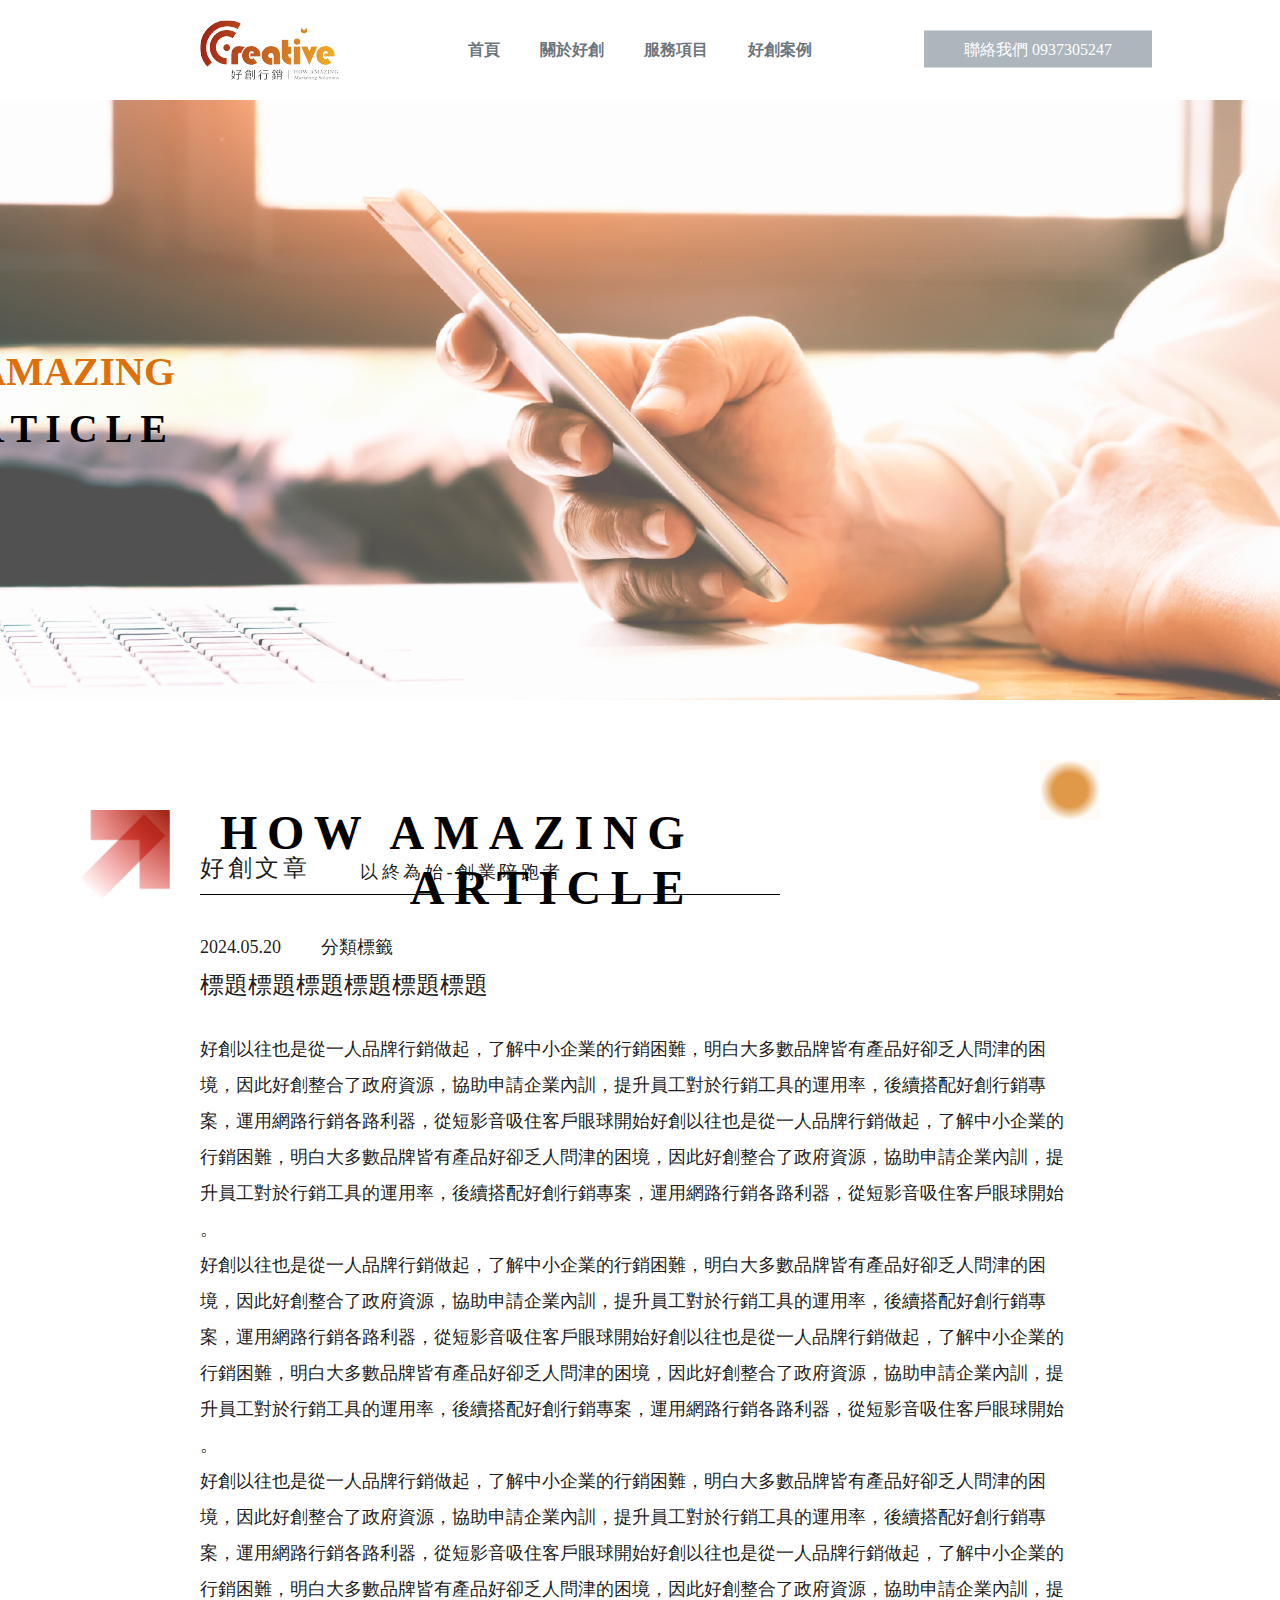
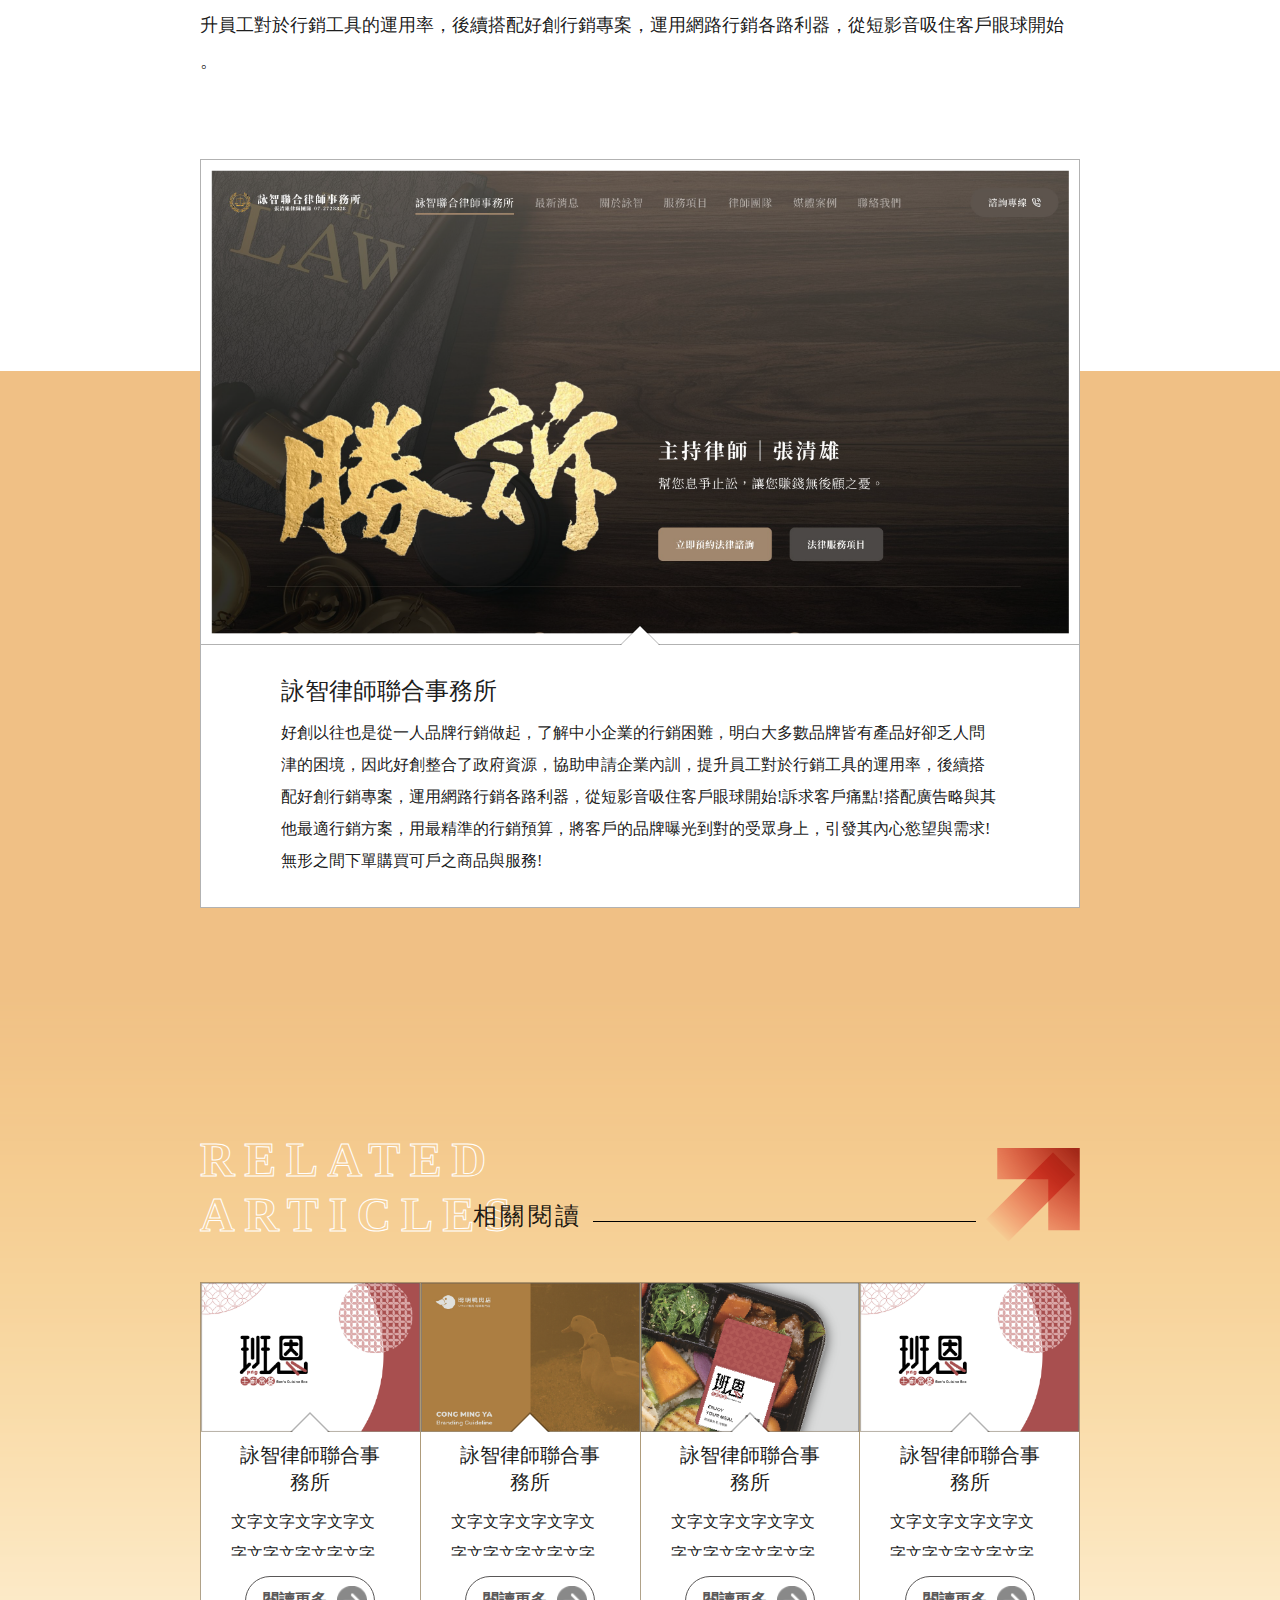
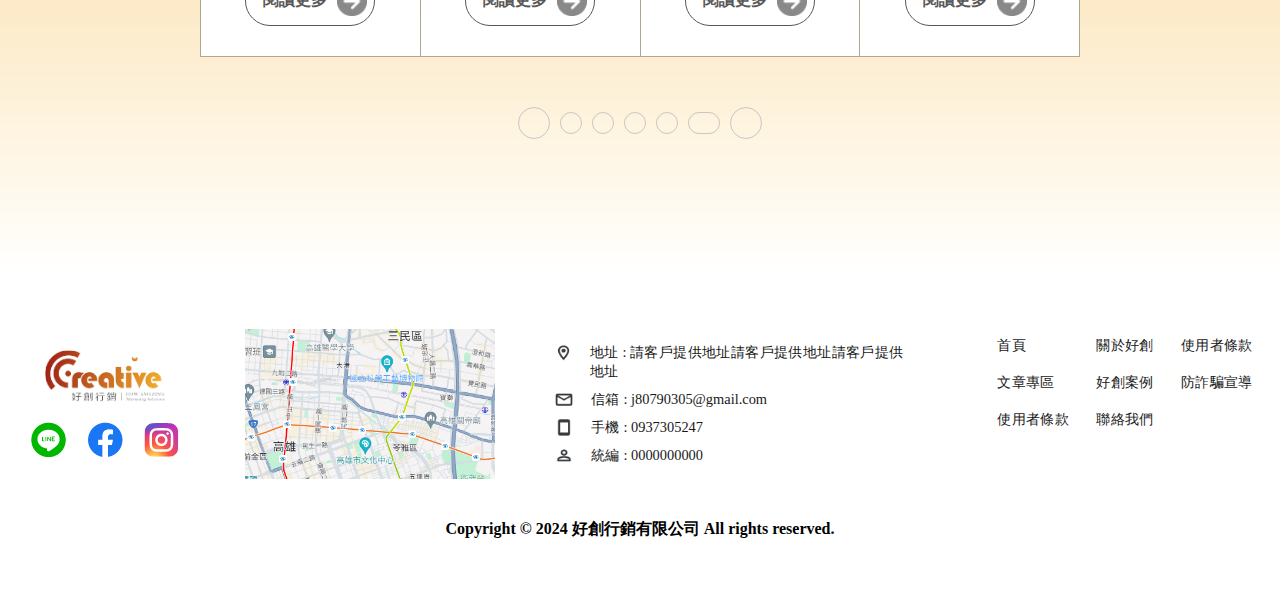
<file: article_content.html>
<!DOCTYPE html>
<html lang="en">
    <head>
        <meta charset="UTF-8" />
        <meta name="viewport" content="width=device-width, initial-scale=1.0" />
        <title>Document</title>
        <link rel="stylesheet" href="css/reset.css" />
        <link rel="stylesheet" href="css/header.css" />
        <link rel="stylesheet" href="css/footer.css" />
        <link rel="stylesheet" href="css/article_content.css" />
    </head>
    <body>
        <input id="menu-control" type="checkbox" />
        <header>
            <label id="MenuControl" for="menu-control">
                <span></span>
                <span></span>
                <span></span>
            </label>
            <nav>
                <a href="/">
                    <div class="logo">
                        <img src="images/logo.png" alt="" />
                    </div>
                </a>

                <div class="menu-container">
                    <ul class="menu">
                        <li>
                            <a href="javascript:;">
                                <span>首頁</span>
                            </a>
                        </li>
                        <li>
                            <a href="javascript:;">
                                <span>關於好創</span>
                            </a>
                        </li>
                        <li>
                            <a href="javascript:;">
                                <span>服務項目</span>
                            </a>
                        </li>
                        <li>
                            <a href="javascript:;">
                                <span>好創案例</span>
                            </a>
                        </li>
                    </ul>
                    <div class="contact">
                        <a href="javascript:;">聯絡我們 0937305247</a>
                    </div>
                </div>
            </nav>
        </header>
        <div class="article-container">
            <div class="area1">
                <div class="content">
                    <div class="text-box">
                        <p class="title-2">HOW AMAZING</p>
                        <p class="title-3">ARTICLE</p>
                    </div>
                </div>
            </div>

            <div class="area2">
                <div class="content">
                    <div class="circle"></div>
                    <div class="arrow"><img src="/images/arrow-2.png" alt="" /></div>
                    <!-- 電腦版 -->
                    <div class="title-box pc">
                        <div class="title">
                            <div class="title-1">
                                <h2>好創文章</h2>
                                <p>以終為始-創業陪跑者</p>
                            </div>
                            <div class="line"></div>
                        </div>
                        <div class="title-2">
                            <p>HOW AMAZING</p>
                            <p>ARTICLE</p>
                        </div>
                    </div>

                    <!-- 手機版 -->
                    <!-- <div class="title-box mobile">
                        <div>
                            <p class="title-2">服務流程</p>
                            <p class="title-1">SERVICE PROCESS</p>
                        </div>
                        <div class="line mobile"></div>

                        <div>
                            <p class="title-3">以始為終-創業陪跑者</p>
                        </div>
                    </div> -->
                    <div class="item-box">
                        <div class="info-box">
                            <div class="date">2024.05.20</div>
                            <div class="tag">分類標籤</div>
                        </div>
                        <div class="title">標題標題標題標題標題標題</div>
                        <div class="text-box">
                            <p>
                                好創以往也是從一人品牌行銷做起，了解中小企業的行銷困難，明白大多數品牌皆有產品好卻乏人問津的困境，因此好創整合了政府資源，協助申請企業內訓，提升員工對於行銷工具的運用率，後續搭配好創行銷專案，運用網路行銷各路利器，從短影音吸住客戶眼球開始好創以往也是從一人品牌行銷做起，了解中小企業的行銷困難，明白大多數品牌皆有產品好卻乏人問津的困境，因此好創整合了政府資源，協助申請企業內訓，提升員工對於行銷工具的運用率，後續搭配好創行銷專案，運用網路行銷各路利器，從短影音吸住客戶眼球開始
                                。
                            </p>
                            <p>
                                好創以往也是從一人品牌行銷做起，了解中小企業的行銷困難，明白大多數品牌皆有產品好卻乏人問津的困境，因此好創整合了政府資源，協助申請企業內訓，提升員工對於行銷工具的運用率，後續搭配好創行銷專案，運用網路行銷各路利器，從短影音吸住客戶眼球開始好創以往也是從一人品牌行銷做起，了解中小企業的行銷困難，明白大多數品牌皆有產品好卻乏人問津的困境，因此好創整合了政府資源，協助申請企業內訓，提升員工對於行銷工具的運用率，後續搭配好創行銷專案，運用網路行銷各路利器，從短影音吸住客戶眼球開始
                                。
                            </p>
                            <p>
                                好創以往也是從一人品牌行銷做起，了解中小企業的行銷困難，明白大多數品牌皆有產品好卻乏人問津的困境，因此好創整合了政府資源，協助申請企業內訓，提升員工對於行銷工具的運用率，後續搭配好創行銷專案，運用網路行銷各路利器，從短影音吸住客戶眼球開始好創以往也是從一人品牌行銷做起，了解中小企業的行銷困難，明白大多數品牌皆有產品好卻乏人問津的困境，因此好創整合了政府資源，協助申請企業內訓，提升員工對於行銷工具的運用率，後續搭配好創行銷專案，運用網路行銷各路利器，從短影音吸住客戶眼球開始
                                。
                            </p>
                        </div>
                    </div>
                </div>
            </div>
            <div class="area3">
                <div class="content">
                    <div class="up">
                        <img src="/images/article_content-1.png" alt="" />
                    </div>
                    <div class="down">
                        <div class="down-title">詠智律師聯合事務所</div>
                        <div class="down-text">
                            好創以往也是從一人品牌行銷做起，了解中小企業的行銷困難，明白大多數品牌皆有產品好卻乏人問津的困境，因此好創整合了政府資源，協助申請企業內訓，提升員工對於行銷工具的運用率，後續搭配好創行銷專案，運用網路行銷各路利器，從短影音吸住客戶眼球開始!訴求客戶痛點!搭配廣告略與其他最適行銷方案，用最精準的行銷預算，將客戶的品牌曝光到對的受眾身上，引發其內心慾望與需求!無形之間下單購買可戶之商品與服務!
                        </div>
                    </div>
                </div>
            </div>

            <div class="area4">
                <div class="background-gradient"></div>
                <div class="content">
                    <!-- 電腦版 -->
                    <div class="title-box pc">
                        <div class="title">
                            <div class="title-2">
                                <p>RELATED</p>
                                <p>ARTICLES</p>
                            </div>
                            <div class="title-1">
                                <h2>相關閱讀</h2>
                            </div>
                        </div>
                        <div class="line"></div>
                        <div class="arrow"><img src="/images/arrow-2.png" alt="" /></div>
                    </div>

                    <!-- 手機版 -->
                    <!-- <div class="title-box mobile">
                        <div>
                            <p class="title-2">服務流程</p>
                            <p class="title-1">SERVICE PROCESS</p>
                        </div>
                        <div class="line mobile"></div>

                        <div>
                            <p class="title-3">以始為終-創業陪跑者</p>
                        </div>
                    </div> -->
                    <div class="item-box">
                        <div class="item" style="border-right: solid rgba(0, 0, 0, 0.3) 0.35pt">
                            <div class="up">
                                <img src="/images/example-1.png" alt="" />
                            </div>
                            <div class="down">
                                <div class="down-title">詠智律師聯合事務所</div>
                                <div class="down-text">
                                    文字文字文字文字文字文字文字文字文字文字文字文文字文字文字文字文字文字文字文字文字文字文字文字文字文字字文字文字
                                </div>
                                <a href="javascript:;" class="more"
                                    ><p>閱讀更多</p>
                                    <div class="more-arrow"></div>
                                </a>
                            </div>
                        </div>
                        <div class="item" style="border-right: solid rgba(0, 0, 0, 0.3) 0.35pt">
                            <div class="up">
                                <img src="/images/example-2.png" alt="" />
                            </div>
                            <div class="down">
                                <div class="down-title">詠智律師聯合事務所</div>
                                <div class="down-text">
                                    文字文字文字文字文字文字文字文字文字文字文字文文字文字文字文字文字文字文字文字文字文字文字文字文字文字字文字文字
                                </div>
                                <a href="javascript:;" class="more"
                                    ><p>閱讀更多</p>
                                    <div class="more-arrow"></div>
                                </a>
                            </div>
                        </div>
                        <div class="item" style="border-right: solid rgba(0, 0, 0, 0.3) 0.35pt">
                            <div class="up">
                                <img src="/images/example-3.png" alt="" />
                            </div>
                            <div class="down">
                                <div class="down-title">詠智律師聯合事務所</div>
                                <div class="down-text">
                                    文字文字文字文字文字文字文字文字文字文字文字文文字文字文字文字文字文字文字文字文字文字文字文字文字文字字文字文字
                                </div>
                                <a href="javascript:;" class="more"
                                    ><p>閱讀更多</p>
                                    <div class="more-arrow"></div>
                                </a>
                            </div>
                        </div>
                        <div class="item">
                            <div class="up">
                                <img src="/images/example-1.png" alt="" />
                            </div>
                            <div class="down">
                                <div class="down-title">詠智律師聯合事務所</div>
                                <div class="down-text">
                                    文字文字文字文字文字文字文字文字文字文字文字文文字文字文字文字文字文字文字文字文字文字文字文字文字文字字文字文字
                                </div>
                                <a href="javascript:;" class="more"
                                    ><p>閱讀更多</p>
                                    <div class="more-arrow"></div>
                                </a>
                            </div>
                        </div>
                    </div>

                    <div class="page-navi">
                        <ul>
                            <li class="pre"><a href="javascrip:;"></a></li>
                            <li><a href="javascrip:;"></a></li>
                            <li><a href="javascrip:;"></a></li>
                            <li><a href="javascrip:;"></a></li>
                            <li><a href="javascrip:;"></a></li>
                            <li class="ellipsis"><a href="javascrip:;"></a></li>
                            <li class="next"><a href="javascrip:;"></a></li>
                        </ul>
                    </div>
                </div>
            </div>
        </div>

        <footer>
            <div class="content">
                <div class="footer-box">
                    <div class="footer-1">
                        <div class="logo"><img src="/images/logo.png" alt="" /></div>
                        <div class="social">
                            <img src="/images/line.png" alt="" />
                            <img src="/images/facebook.png" alt="" />
                            <img src="/images/instagram.png" alt="" />
                        </div>
                    </div>
                    <div class="footer-2"><img src="/images/map.png" alt="" /></div>
                    <div class="footer-3">
                        <div class="item">
                            <img src="/images/location.png" alt="" />
                            <p>地址 : 請客戶提供地址請客戶提供地址請客戶提供地址</p>
                        </div>
                        <div class="item">
                            <img src="/images/mail.png" alt="" />
                            <p>信箱 : j80790305@gmail.com</p>
                        </div>
                        <div class="item">
                            <img src="/images/phone.png" alt="" />
                            <p>手機 : 0937305247</p>
                        </div>
                        <div class="item">
                            <img src="/images/member.png" alt="" />
                            <p>統編 : 0000000000</p>
                        </div>
                    </div>
                    <div class="footer-4">
                        <div class="item">
                            <a href="javascript:;">首頁</a><a href="javascript:;">文章專區</a
                            ><a href="javascript:;">使用者條款</a>
                        </div>
                        <div class="item">
                            <a href="javascript:;">關於好創</a><a href="javascript:;">好創案例</a
                            ><a href="javascript:;">聯絡我們</a>
                        </div>
                        <div class="item">
                            <a href="javascript:;">使用者條款</a><a href="javascript:;">防詐騙宣導</a>
                        </div>
                    </div>
                </div>
                <div class="copyright">Copyright © 2024 好創行銷有限公司 All rights reserved.</div>
            </div>
        </footer>
    </body>

    <script src="/js/article_content.js"></script>
</html>
</file>
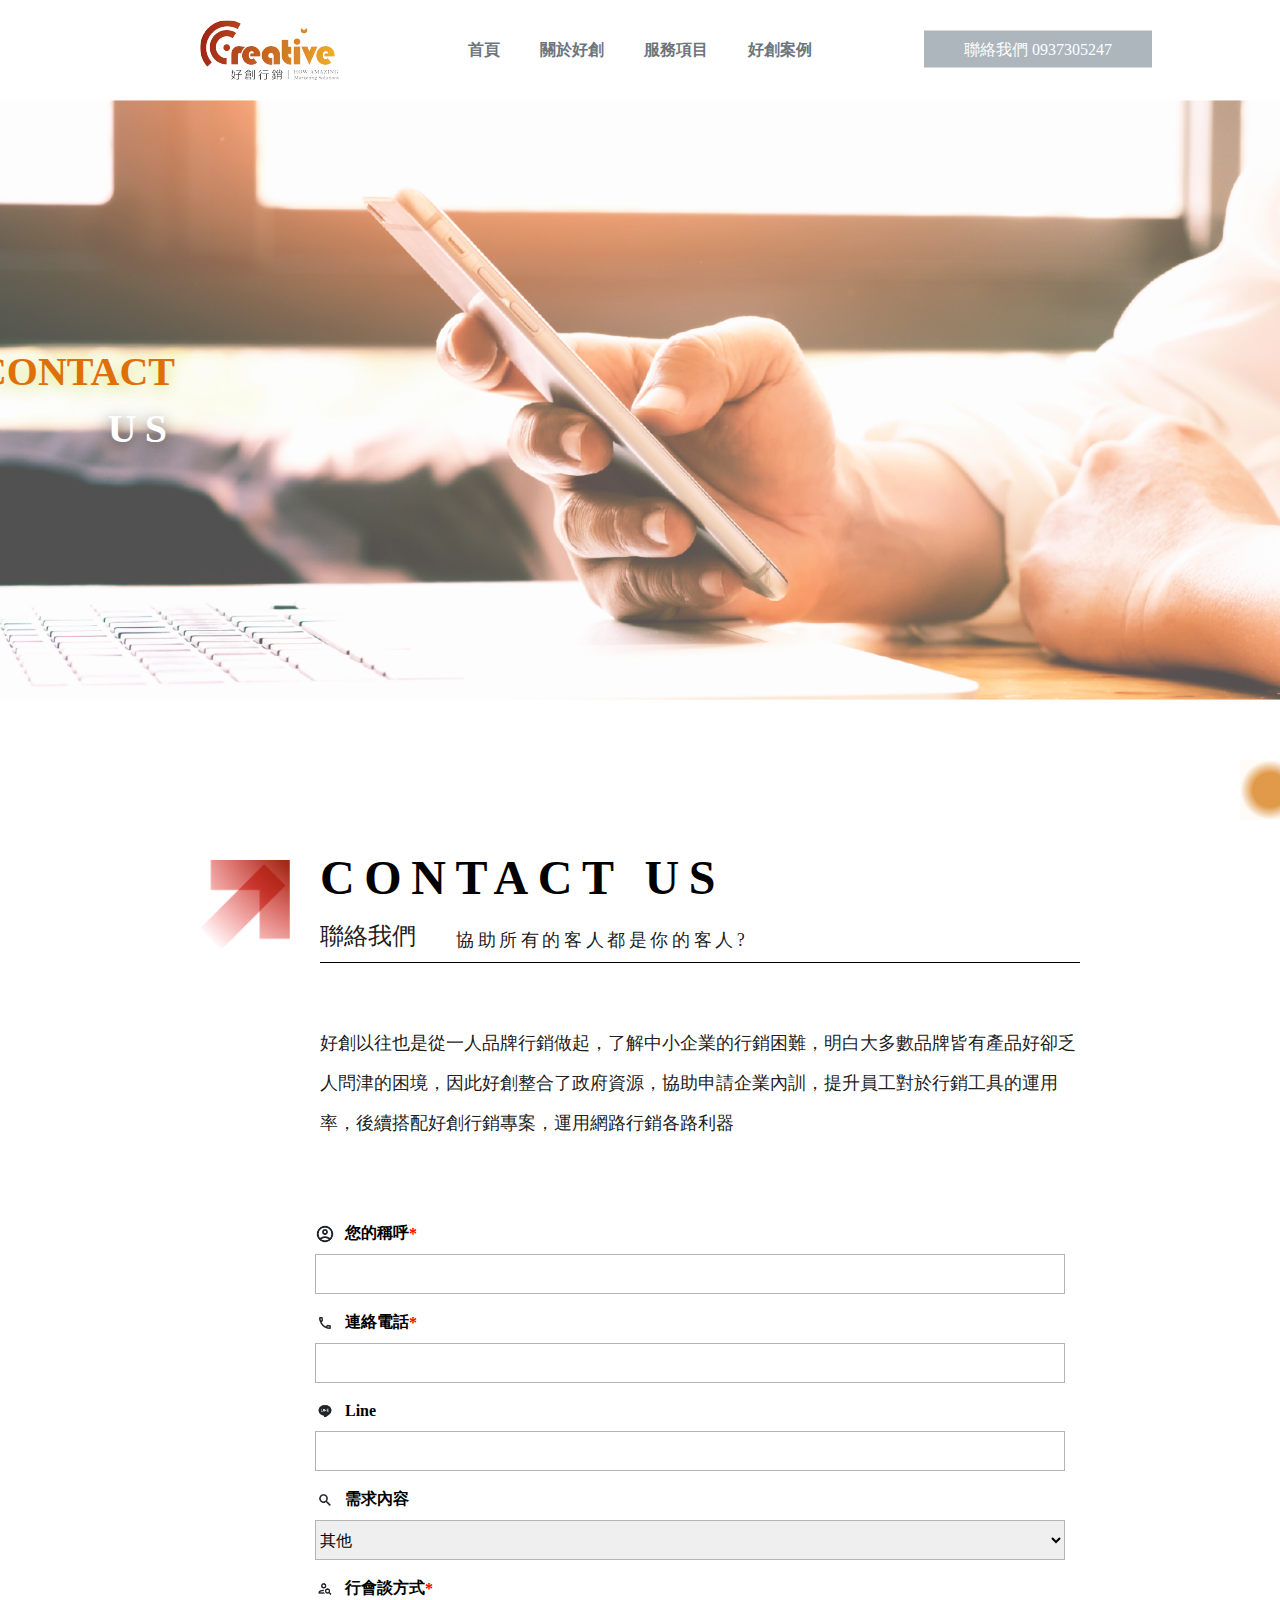
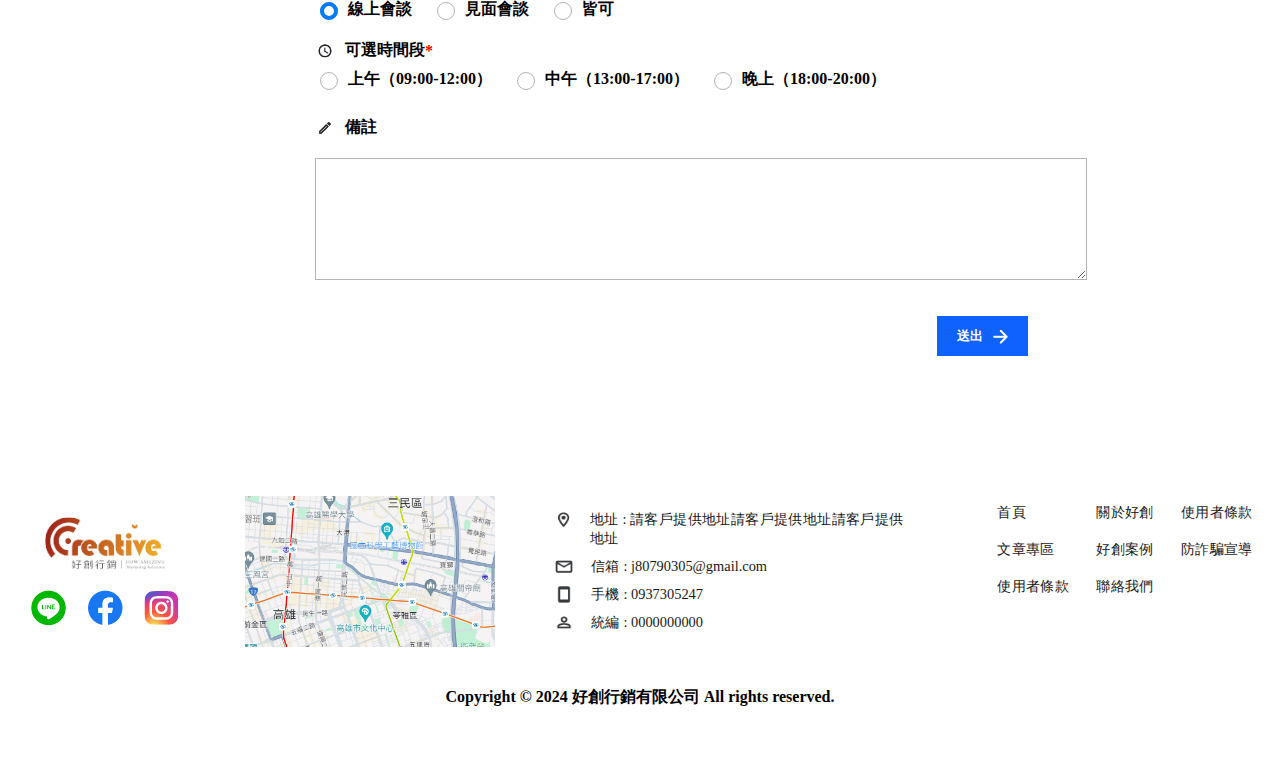
<file: contact.html>
<!DOCTYPE html>
<html lang="en">
    <head>
        <meta charset="UTF-8" />
        <meta name="viewport" content="width=device-width, initial-scale=1.0" />
        <title>Document</title>
        <link rel="stylesheet" href="css/reset.css" />
        <link rel="stylesheet" href="css/header.css" />
        <link rel="stylesheet" href="css/footer.css" />
        <link rel="stylesheet" href="css/contact.css" />
        <script src="https://www.google.com/recaptcha/api.js" async defer></script>
        <script src="https://www.google.com/recaptcha/enterprise.js?render=6LdkVBUqAAAAAAQ4JhoXGAakKpdRYW6ik5iPDx1a"></script>
    </head>
    <body>
        <input id="menu-control" type="checkbox" />
        <header>
            <label id="MenuControl" for="menu-control">
                <span></span>
                <span></span>
                <span></span>
            </label>
            <nav>
                <a href="/">
                    <div class="logo">
                        <img src="images/logo.png" alt="" />
                    </div>
                </a>

                <div class="menu-container">
                    <ul class="menu">
                        <li>
                            <a href="javascript:;">
                                <span>首頁</span>
                            </a>
                        </li>
                        <li>
                            <a href="javascript:;">
                                <span>關於好創</span>
                            </a>
                        </li>
                        <li>
                            <a href="javascript:;">
                                <span>服務項目</span>
                            </a>
                        </li>
                        <li>
                            <a href="javascript:;">
                                <span>好創案例</span>
                            </a>
                        </li>
                    </ul>
                    <div class="contact">
                        <a href="javascript:;">聯絡我們 0937305247</a>
                    </div>
                </div>
            </nav>
        </header>
        <div class="contact-container">
            <div class="area1">
                <div class="content">
                    <div class="text-box">
                        <p class="title-2">CONTACT</p>
                        <p class="title-3">US</p>
                    </div>
                </div>
            </div>

            <div class="area2">
                <div class="content">
                    <div class="circle"><img src="/images/contact-1.png" alt="" /></div>
                    <div class="arrow"><img src="/images/arrow-2.png" alt="" /></div>
                    <div class="container">
                        <!-- 電腦版 -->
                        <div class="title-box pc">
                            <div class="title-1"><p>CONTACT US</p></div>
                            <div class="title-4">
                                <p class="title-2">聯絡我們</p>
                                <p class="title-3">協助所有的客人都是你的客人?</p>
                            </div>
                        </div>
                        <div class="line pc"></div>

                        <!-- 手機版 -->
                        <!-- <div class="title-box mobile">
                        <div>
                            <p class="title-2">服務流程</p>
                            <p class="title-1">SERVICE PROCESS</p>
                        </div>
                        <div class="line mobile"></div>

                        <div>
                            <p class="title-3">以始為終-創業陪跑者</p>
                        </div>
                    </div> -->
                        <div class="item-box">
                            <div class="text-box">
                                <p>
                                    好創以往也是從一人品牌行銷做起，了解中小企業的行銷困難，明白大多數品牌皆有產品好卻乏人問津的困境，因此好創整合了政府資源，協助申請企業內訓，提升員工對於行銷工具的運用率，後續搭配好創行銷專案，運用網路行銷各路利器
                                </p>
                            </div>
                        </div>
                    </div>
                </div>
            </div>

            <div class="area3">
                <div class="content">
                    <div class="form-box">
                        <form action="submit.php" method="post">
                            <div class="name">
                                <label for="name" style="margin-bottom: 10px">
                                    <img src="/images/contact-8.png" alt="" />您的稱呼<span style="color: red">*</span>
                                </label>
                                <input type="text" id="name" name="name" required /><br />
                            </div>

                            <div class="phone">
                                <label for="phone" style="margin-bottom: 10px">
                                    <img src="/images/contact-2.png" alt="" />連絡電話<span style="color: red">*</span>
                                </label>
                                <input type="tel" id="phone" name="phone" required /><br />
                            </div>

                            <div class="line">
                                <label for="line" style="margin-bottom: 10px">
                                    <img src="/images/contact-3.png" alt="" />Line
                                </label>
                                <input type="text" id="line" name="line" /><br />
                            </div>

                            <div class="require">
                                <label for="content" style="margin-bottom: 10px">
                                    <img src="/images/contact-4.png" alt="" />需求內容
                                </label>
                                <select id="content" name="content">
                                    <option value="other">其他</option></select
                                ><br />
                            </div>

                            <div class="meeting">
                                <label for="meeting">
                                    <img src="/images/contact-5.png" alt="" />行會談方式<span style="color: red"
                                        >*</span
                                    >
                                </label>
                                <div class="select">
                                    <input type="radio" id="online" name="meeting" value="online" checked />
                                    <label for="online" style="margin-right: 20px">線上會談</label>
                                    <input type="radio" id="face-to-face" name="meeting" value="face-to-face" />
                                    <label for="face-to-face" style="margin-right: 20px">見面會談</label>
                                    <input type="radio" id="both" name="meeting" value="both" />
                                    <label for="both" style="margin-right: 20px">皆可</label><br />
                                </div>
                            </div>

                            <div class="time">
                                <label for="time">
                                    <img src="/images/contact-6.png" alt="" />可選時間段<span style="color: red"
                                        >*</span
                                    >
                                </label>
                                <div class="select">
                                    <input type="radio" id="morning" name="time" value="morning" required />
                                    <label for="morning" style="margin-right: 20px">上午（09:00-12:00）</label>
                                    <input type="radio" id="afternoon" name="time" value="afternoon" />
                                    <label for="afternoon" style="margin-right: 20px">中午（13:00-17:00）</label>
                                    <input type="radio" id="evening" name="time" value="evening" />
                                    <label for="evening" style="margin-right: 20px">晚上（18:00-20:00）</label
                                    ><br /><br />
                                </div>
                            </div>
                            <div class="remark">
                                <label for="remarks" style="margin-bottom: 20px">
                                    <img src="/images/contact-7.png" alt="" />備註
                                </label>
                                <textarea id="remarks" name="remarks"></textarea><br /><br />
                            </div>

                            <div class="bottom">
                                <div class="g-recaptcha" data-sitekey="你的站点密钥"></div>
                                <button type="submit">送出 <img src="/images/arrow-4.png" alt="" /></button>
                            </div>
                        </form>
                    </div>
                </div>
            </div>
        </div>

        <footer>
            <div class="content">
                <div class="footer-box">
                    <div class="footer-1">
                        <div class="logo"><img src="/images/logo.png" alt="" /></div>
                        <div class="social">
                            <img src="/images/line.png" alt="" />
                            <img src="/images/facebook.png" alt="" />
                            <img src="/images/instagram.png" alt="" />
                        </div>
                    </div>
                    <div class="footer-2"><img src="/images/map.png" alt="" /></div>
                    <div class="footer-3">
                        <div class="item">
                            <img src="/images/location.png" alt="" />
                            <p>地址 : 請客戶提供地址請客戶提供地址請客戶提供地址</p>
                        </div>
                        <div class="item">
                            <img src="/images/mail.png" alt="" />
                            <p>信箱 : j80790305@gmail.com</p>
                        </div>
                        <div class="item">
                            <img src="/images/phone.png" alt="" />
                            <p>手機 : 0937305247</p>
                        </div>
                        <div class="item">
                            <img src="/images/member.png" alt="" />
                            <p>統編 : 0000000000</p>
                        </div>
                    </div>
                    <div class="footer-4">
                        <div class="item">
                            <a href="javascript:;">首頁</a><a href="javascript:;">文章專區</a
                            ><a href="javascript:;">使用者條款</a>
                        </div>
                        <div class="item">
                            <a href="javascript:;">關於好創</a><a href="javascript:;">好創案例</a
                            ><a href="javascript:;">聯絡我們</a>
                        </div>
                        <div class="item">
                            <a href="javascript:;">使用者條款</a><a href="javascript:;">防詐騙宣導</a>
                        </div>
                    </div>
                </div>
                <div class="copyright">Copyright © 2024 好創行銷有限公司 All rights reserved.</div>
            </div>
        </footer>
    </body>

    <script src="/js/contact.js"></script>
    <script>
        function onClick(e) {
            e.preventDefault()
            grecaptcha.enterprise.ready(async () => {
                const token = await grecaptcha.enterprise.execute('6LdkVBUqAAAAAAQ4JhoXGAakKpdRYW6ik5iPDx1a', {
                    action: 'LOGIN',
                })
            })
        }
    </script>
</html>
</file>
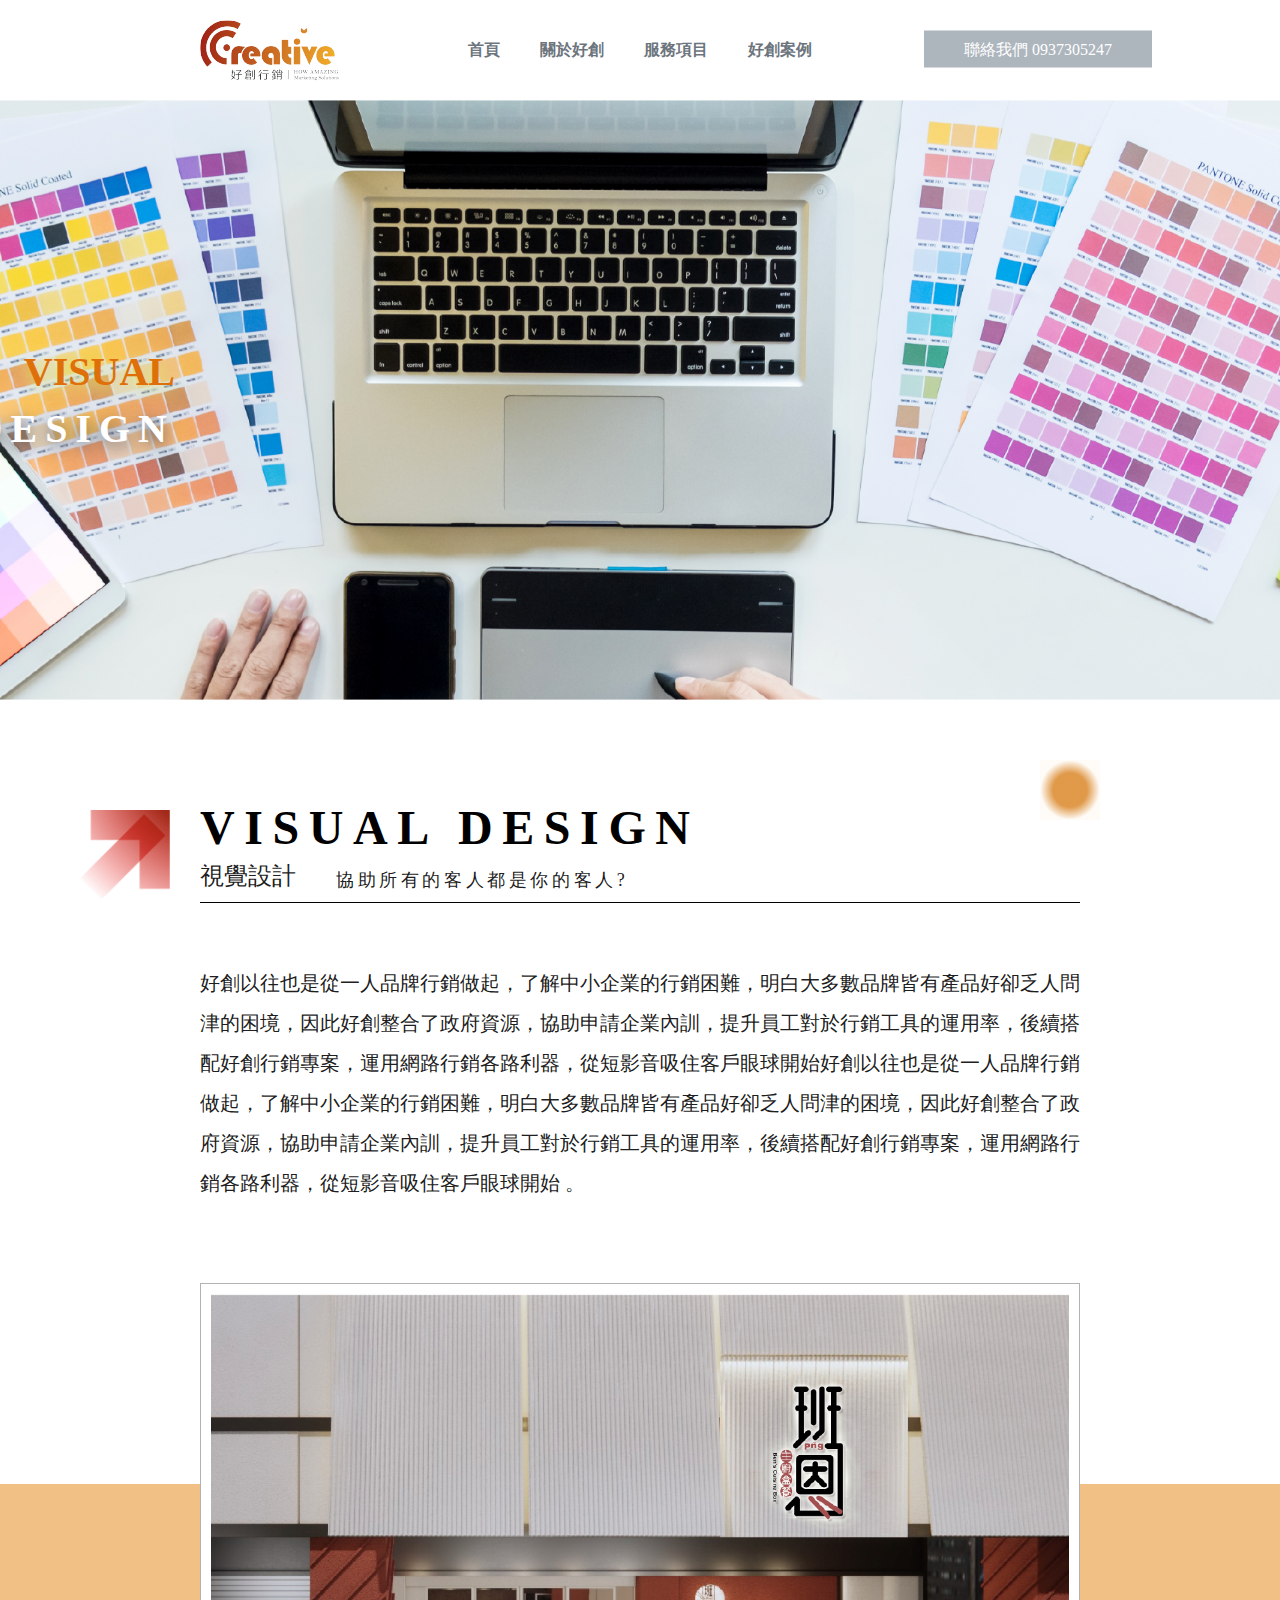
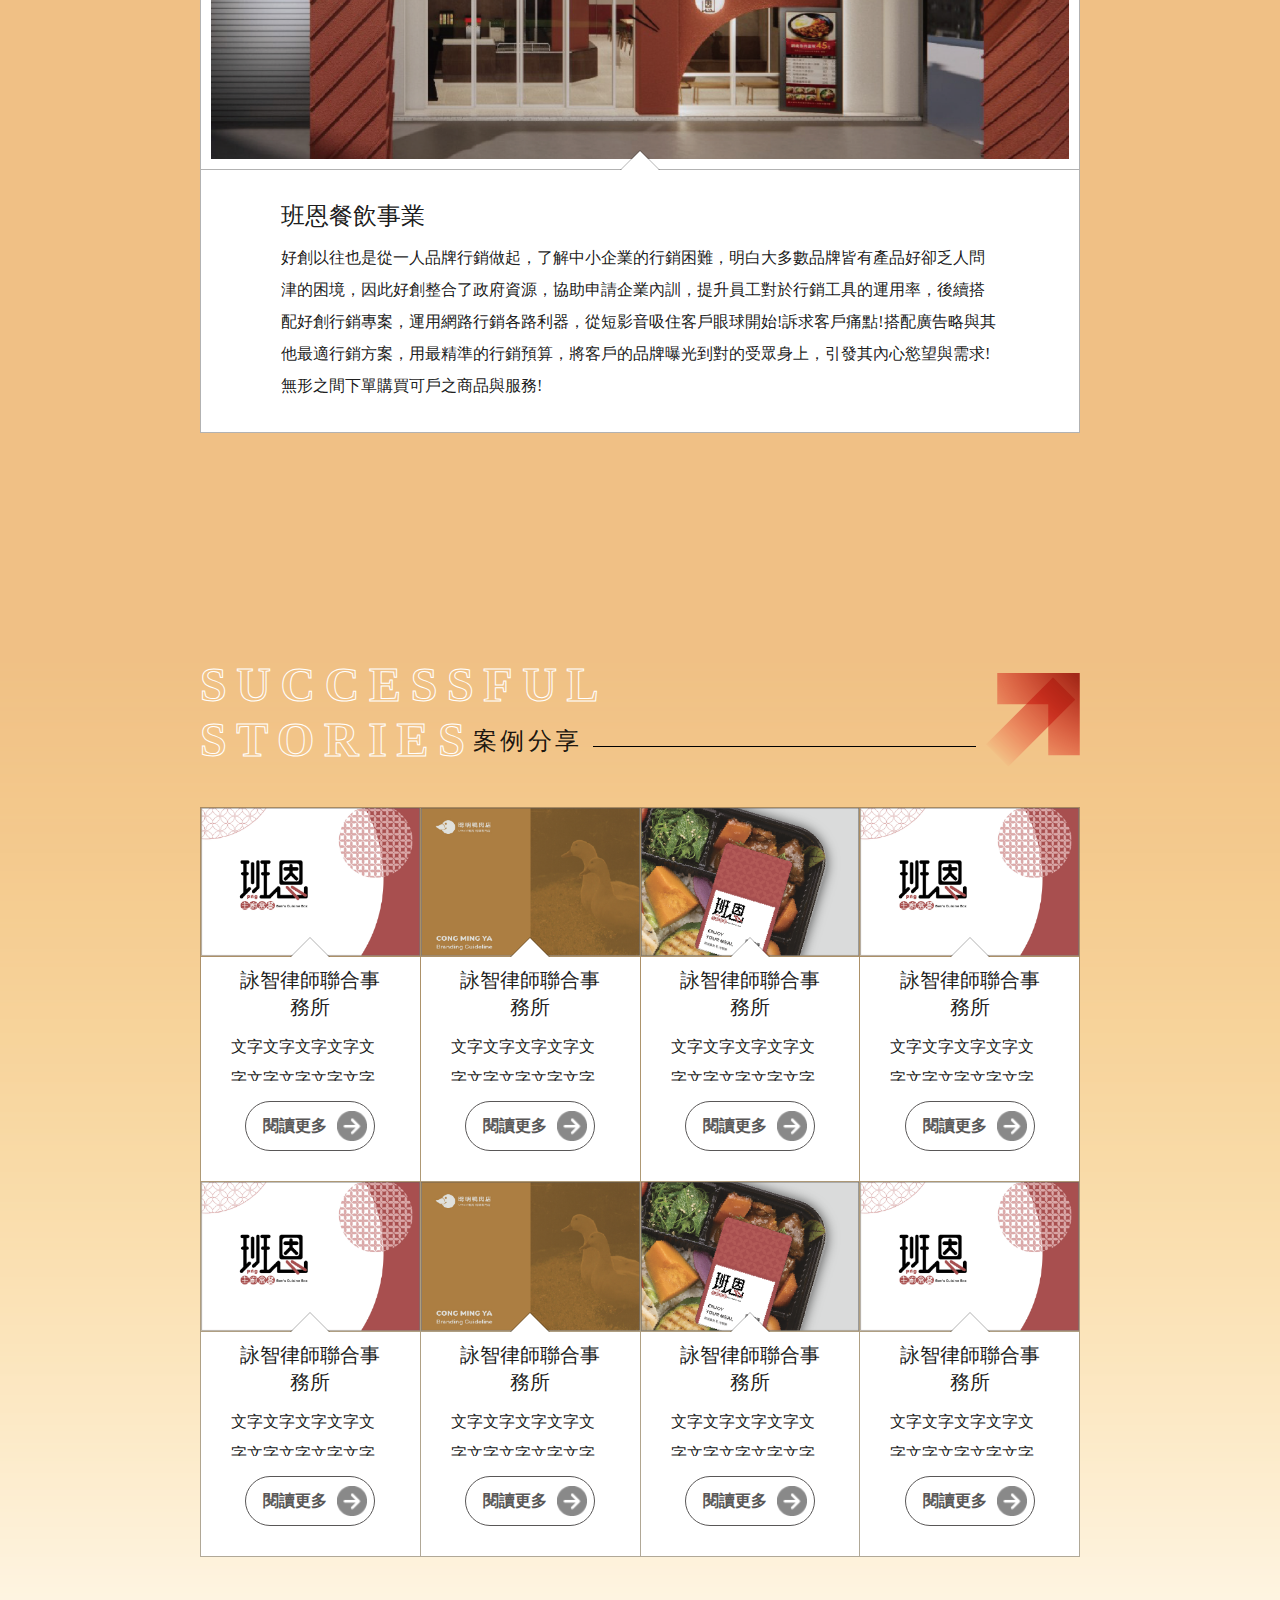
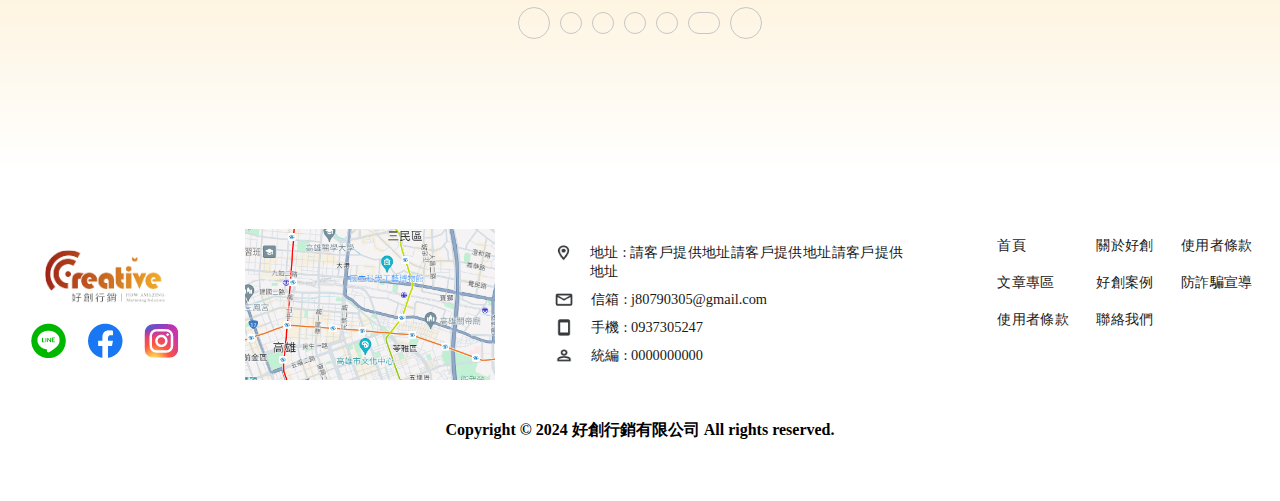
<file: design.html>
<!DOCTYPE html>
<html lang="en">
    <head>
        <meta charset="UTF-8" />
        <meta name="viewport" content="width=device-width, initial-scale=1.0" />
        <title>Document</title>
        <link rel="stylesheet" href="css/reset.css" />
        <link rel="stylesheet" href="css/header.css" />
        <link rel="stylesheet" href="css/footer.css" />
        <link rel="stylesheet" href="css/design.css" />
    </head>
    <body>
        <input id="menu-control" type="checkbox" />
        <header>
            <label id="MenuControl" for="menu-control">
                <span></span>
                <span></span>
                <span></span>
            </label>
            <nav>
                <a href="/">
                    <div class="logo">
                        <img src="images/logo.png" alt="" />
                    </div>
                </a>

                <div class="menu-container">
                    <ul class="menu">
                        <li>
                            <a href="javascript:;">
                                <span>首頁</span>
                            </a>
                        </li>
                        <li>
                            <a href="javascript:;">
                                <span>關於好創</span>
                            </a>
                        </li>
                        <li>
                            <a href="javascript:;">
                                <span>服務項目</span>
                            </a>
                        </li>
                        <li>
                            <a href="javascript:;">
                                <span>好創案例</span>
                            </a>
                        </li>
                    </ul>
                    <div class="contact">
                        <a href="javascript:;">聯絡我們 0937305247</a>
                    </div>
                </div>
            </nav>
        </header>
        <div class="design-container">
            <div class="area1">
                <div class="content">
                    <div class="text-box">
                        <p class="title-2">VISUAL</p>
                        <p class="title-3">DESIGN</p>
                    </div>
                </div>
            </div>

            <div class="area2">
                <div class="content">
                    <div class="circle"></div>
                    <!-- 電腦版 -->
                    <div class="arrow"><img src="/images/arrow-2.png" alt="" /></div>
                    <div class="title-box pc">
                        <div class="title-1"><p>VISUAL DESIGN</p></div>
                        <div class="title-4">
                            <p class="title-2">視覺設計</p>
                            <p class="title-3">協助所有的客人都是你的客人?</p>
                        </div>
                    </div>
                    <div class="line pc"></div>

                    <!-- 手機版 -->
                    <!-- <div class="title-box mobile">
                        <div>
                            <p class="title-2">服務流程</p>
                            <p class="title-1">SERVICE PROCESS</p>
                        </div>
                        <div class="line mobile"></div>

                        <div>
                            <p class="title-3">以始為終-創業陪跑者</p>
                        </div>
                    </div> -->
                    <div class="item-box">
                        <div class="text-box">
                            <p>
                                好創以往也是從一人品牌行銷做起，了解中小企業的行銷困難，明白大多數品牌皆有產品好卻乏人問津的困境，因此好創整合了政府資源，協助申請企業內訓，提升員工對於行銷工具的運用率，後續搭配好創行銷專案，運用網路行銷各路利器，從短影音吸住客戶眼球開始好創以往也是從一人品牌行銷做起，了解中小企業的行銷困難，明白大多數品牌皆有產品好卻乏人問津的困境，因此好創整合了政府資源，協助申請企業內訓，提升員工對於行銷工具的運用率，後續搭配好創行銷專案，運用網路行銷各路利器，從短影音吸住客戶眼球開始
                                。
                            </p>
                        </div>
                    </div>
                </div>
            </div>
            <div class="area3">
                <div class="content">
                    <div class="up">
                        <img src="/images/design.png" alt="" />
                    </div>
                    <div class="down">
                        <div class="down-title">班恩餐飲事業</div>
                        <div class="down-text">
                            好創以往也是從一人品牌行銷做起，了解中小企業的行銷困難，明白大多數品牌皆有產品好卻乏人問津的困境，因此好創整合了政府資源，協助申請企業內訓，提升員工對於行銷工具的運用率，後續搭配好創行銷專案，運用網路行銷各路利器，從短影音吸住客戶眼球開始!訴求客戶痛點!搭配廣告略與其他最適行銷方案，用最精準的行銷預算，將客戶的品牌曝光到對的受眾身上，引發其內心慾望與需求!無形之間下單購買可戶之商品與服務!
                        </div>
                    </div>
                </div>
            </div>

            <div class="area4">
                <div class="background-gradient"></div>
                <div class="content">
                    <!-- 電腦版 -->
                    <div class="title-box pc">
                        <div class="title">
                            <div class="title-2">
                                <p>SUCCESSFUL</p>
                                <p>STORIES</p>
                            </div>
                            <div class="title-1">
                                <h2>案例分享</h2>
                            </div>
                        </div>
                        <div class="line"></div>
                        <div class="arrow"><img src="/images/arrow-2.png" alt="" /></div>
                    </div>

                    <!-- 手機版 -->
                    <!-- <div class="title-box mobile">
                        <div>
                            <p class="title-2">服務流程</p>
                            <p class="title-1">SERVICE PROCESS</p>
                        </div>
                        <div class="line mobile"></div>

                        <div>
                            <p class="title-3">以始為終-創業陪跑者</p>
                        </div>
                    </div> -->
                    <div class="item-box">
                        <div class="item" style="border-right: 0.35pt solid rgba(0, 0, 0, 0.3)">
                            <div class="up">
                                <img src="/images/example-1.png" alt="" />
                            </div>
                            <div class="down">
                                <div class="down-title">詠智律師聯合事務所</div>
                                <div class="down-text">
                                    文字文字文字文字文字文字文字文字文字文字文字文文字文字文字文字文字文字文字文字文字文字文字文字文字文字字文字文字
                                </div>
                                <a href="javascript:;" class="more"
                                    ><p>閱讀更多</p>
                                    <div class="more-arrow"></div>
                                </a>
                            </div>
                        </div>
                        <div class="item" style="border-right: 0.35pt solid rgba(0, 0, 0, 0.3)">
                            <div class="up">
                                <img src="/images/example-2.png" alt="" />
                            </div>
                            <div class="down">
                                <div class="down-title">詠智律師聯合事務所</div>
                                <div class="down-text">
                                    文字文字文字文字文字文字文字文字文字文字文字文文字文字文字文字文字文字文字文字文字文字文字文字文字文字字文字文字
                                </div>
                                <a href="javascript:;" class="more"
                                    ><p>閱讀更多</p>
                                    <div class="more-arrow"></div>
                                </a>
                            </div>
                        </div>
                        <div class="item" style="border-right: 0.35pt solid rgba(0, 0, 0, 0.3)">
                            <div class="up">
                                <img src="/images/example-3.png" alt="" />
                            </div>
                            <div class="down">
                                <div class="down-title">詠智律師聯合事務所</div>
                                <div class="down-text">
                                    文字文字文字文字文字文字文字文字文字文字文字文文字文字文字文字文字文字文字文字文字文字文字文字文字文字字文字文字
                                </div>
                                <a href="javascript:;" class="more"
                                    ><p>閱讀更多</p>
                                    <div class="more-arrow"></div>
                                </a>
                            </div>
                        </div>
                        <div class="item">
                            <div class="up">
                                <img src="/images/example-1.png" alt="" />
                            </div>
                            <div class="down">
                                <div class="down-title">詠智律師聯合事務所</div>
                                <div class="down-text">
                                    文字文字文字文字文字文字文字文字文字文字文字文文字文字文字文字文字文字文字文字文字文字文字文字文字文字字文字文字
                                </div>
                                <a href="javascript:;" class="more"
                                    ><p>閱讀更多</p>
                                    <div class="more-arrow"></div>
                                </a>
                            </div>
                        </div>
                    </div>
                    <div class="item-box" style="border-bottom: 0.35pt solid rgba(0, 0, 0, 0.3)">
                        <div class="item" style="border-right: 0.35pt solid rgba(0, 0, 0, 0.3)">
                            <div class="up">
                                <img src="/images/example-1.png" alt="" />
                            </div>
                            <div class="down">
                                <div class="down-title">詠智律師聯合事務所</div>
                                <div class="down-text">
                                    文字文字文字文字文字文字文字文字文字文字文字文文字文字文字文字文字文字文字文字文字文字文字文字文字文字字文字文字
                                </div>
                                <a href="javascript:;" class="more"
                                    ><p>閱讀更多</p>
                                    <div class="more-arrow"></div>
                                </a>
                            </div>
                        </div>
                        <div class="item" style="border-right: 0.35pt solid rgba(0, 0, 0, 0.3)">
                            <div class="up">
                                <img src="/images/example-2.png" alt="" />
                            </div>
                            <div class="down">
                                <div class="down-title">詠智律師聯合事務所</div>
                                <div class="down-text">
                                    文字文字文字文字文字文字文字文字文字文字文字文文字文字文字文字文字文字文字文字文字文字文字文字文字文字字文字文字
                                </div>
                                <a href="javascript:;" class="more"
                                    ><p>閱讀更多</p>
                                    <div class="more-arrow"></div>
                                </a>
                            </div>
                        </div>
                        <div class="item" style="border-right: 0.35pt solid rgba(0, 0, 0, 0.3)">
                            <div class="up">
                                <img src="/images/example-3.png" alt="" />
                            </div>
                            <div class="down">
                                <div class="down-title">詠智律師聯合事務所</div>
                                <div class="down-text">
                                    文字文字文字文字文字文字文字文字文字文字文字文文字文字文字文字文字文字文字文字文字文字文字文字文字文字字文字文字
                                </div>
                                <a href="javascript:;" class="more"
                                    ><p>閱讀更多</p>
                                    <div class="more-arrow"></div>
                                </a>
                            </div>
                        </div>
                        <div class="item">
                            <div class="up">
                                <img src="/images/example-1.png" alt="" />
                            </div>
                            <div class="down">
                                <div class="down-title">詠智律師聯合事務所</div>
                                <div class="down-text">
                                    文字文字文字文字文字文字文字文字文字文字文字文文字文字文字文字文字文字文字文字文字文字文字文字文字文字字文字文字
                                </div>
                                <a href="javascript:;" class="more"
                                    ><p>閱讀更多</p>
                                    <div class="more-arrow"></div>
                                </a>
                            </div>
                        </div>
                    </div>
                    <div class="page-navi">
                        <ul>
                            <li class="pre"><a href="javascrip:;"></a></li>
                            <li><a href="javascrip:;"></a></li>
                            <li><a href="javascrip:;"></a></li>
                            <li><a href="javascrip:;"></a></li>
                            <li><a href="javascrip:;"></a></li>
                            <li class="ellipsis"><a href="javascrip:;"></a></li>
                            <li class="next"><a href="javascrip:;"></a></li>
                        </ul>
                    </div>
                </div>
            </div>
        </div>

        <footer>
            <div class="content">
                <div class="footer-box">
                    <div class="footer-1">
                        <div class="logo"><img src="/images/logo.png" alt="" /></div>
                        <div class="social">
                            <img src="/images/line.png" alt="" />
                            <img src="/images/facebook.png" alt="" />
                            <img src="/images/instagram.png" alt="" />
                        </div>
                    </div>
                    <div class="footer-2"><img src="/images/map.png" alt="" /></div>
                    <div class="footer-3">
                        <div class="item">
                            <img src="/images/location.png" alt="" />
                            <p>地址 : 請客戶提供地址請客戶提供地址請客戶提供地址</p>
                        </div>
                        <div class="item">
                            <img src="/images/mail.png" alt="" />
                            <p>信箱 : j80790305@gmail.com</p>
                        </div>
                        <div class="item">
                            <img src="/images/phone.png" alt="" />
                            <p>手機 : 0937305247</p>
                        </div>
                        <div class="item">
                            <img src="/images/member.png" alt="" />
                            <p>統編 : 0000000000</p>
                        </div>
                    </div>
                    <div class="footer-4">
                        <div class="item">
                            <a href="javascript:;">首頁</a><a href="javascript:;">文章專區</a
                            ><a href="javascript:;">使用者條款</a>
                        </div>
                        <div class="item">
                            <a href="javascript:;">關於好創</a><a href="javascript:;">好創案例</a
                            ><a href="javascript:;">聯絡我們</a>
                        </div>
                        <div class="item">
                            <a href="javascript:;">使用者條款</a><a href="javascript:;">防詐騙宣導</a>
                        </div>
                    </div>
                </div>
                <div class="copyright">Copyright © 2024 好創行銷有限公司 All rights reserved.</div>
            </div>
        </footer>
    </body>

    <script src="/js/design.js"></script>
</html>
</file>
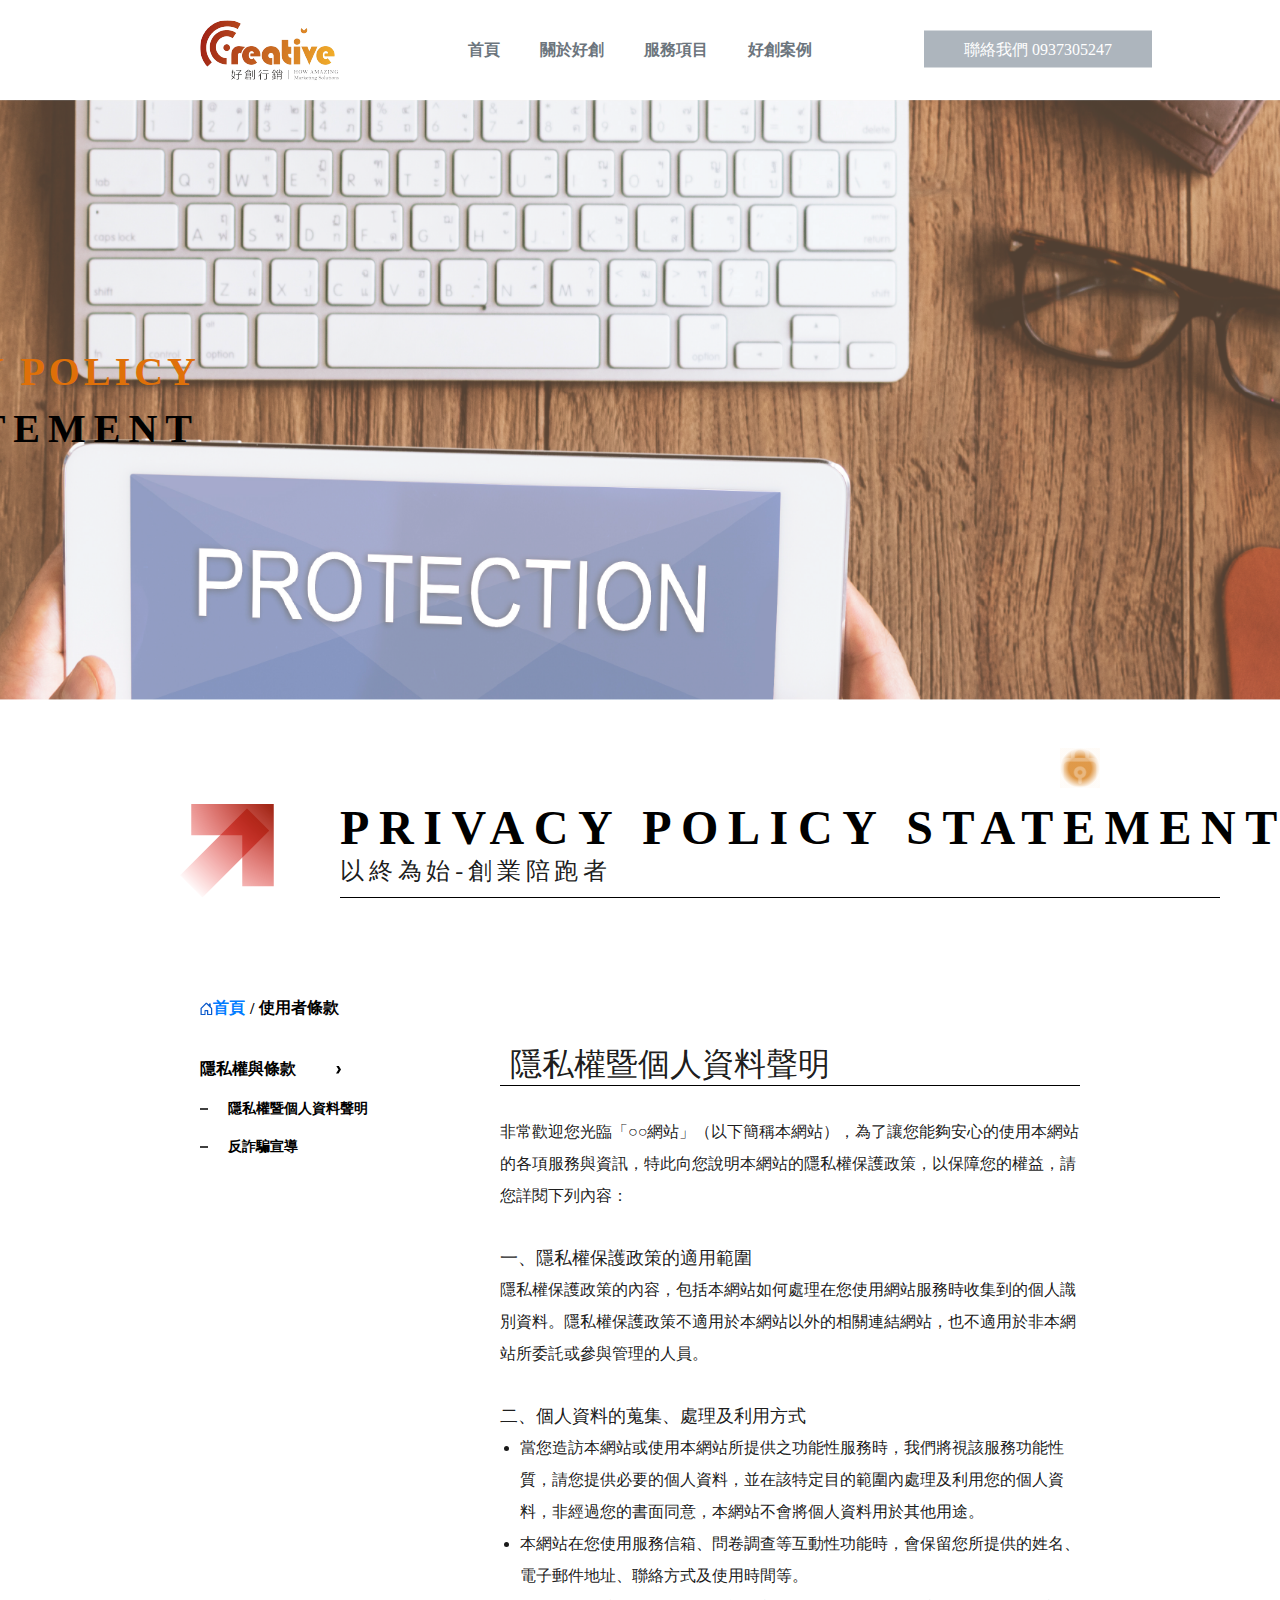
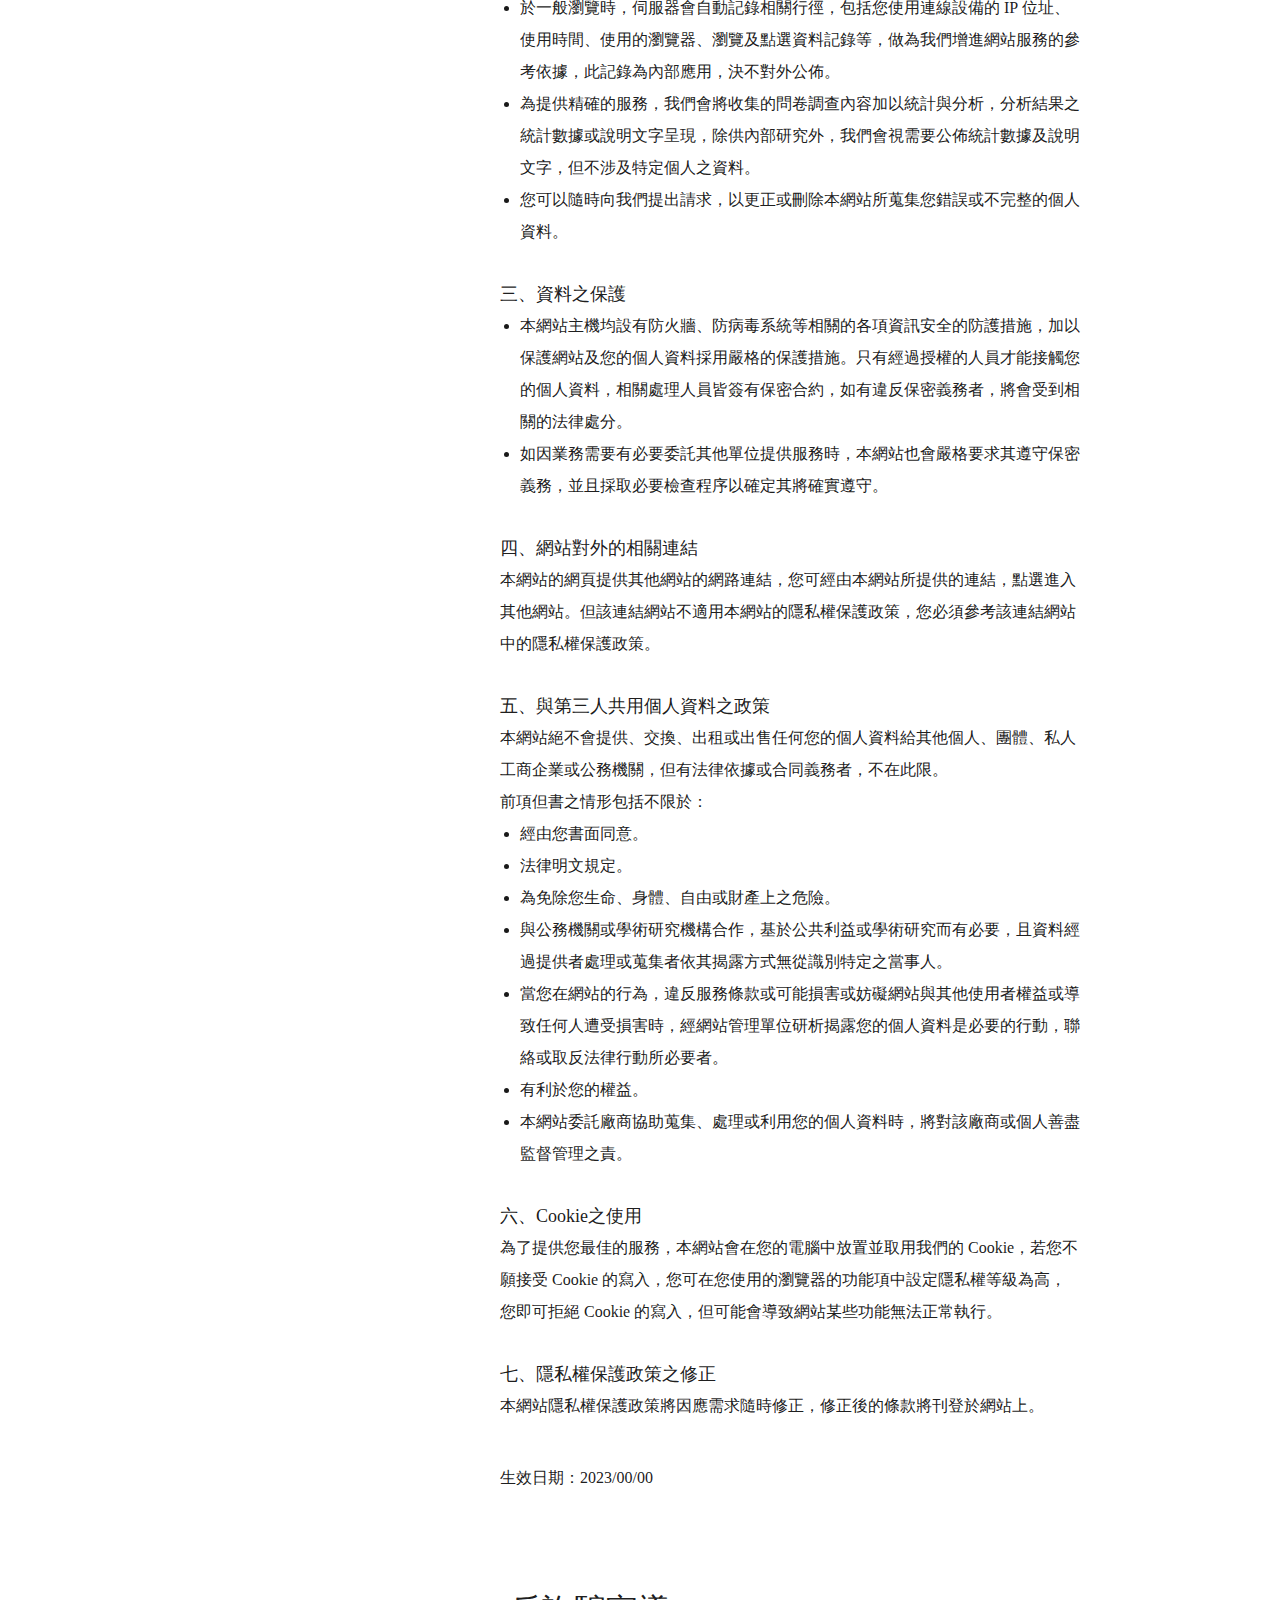
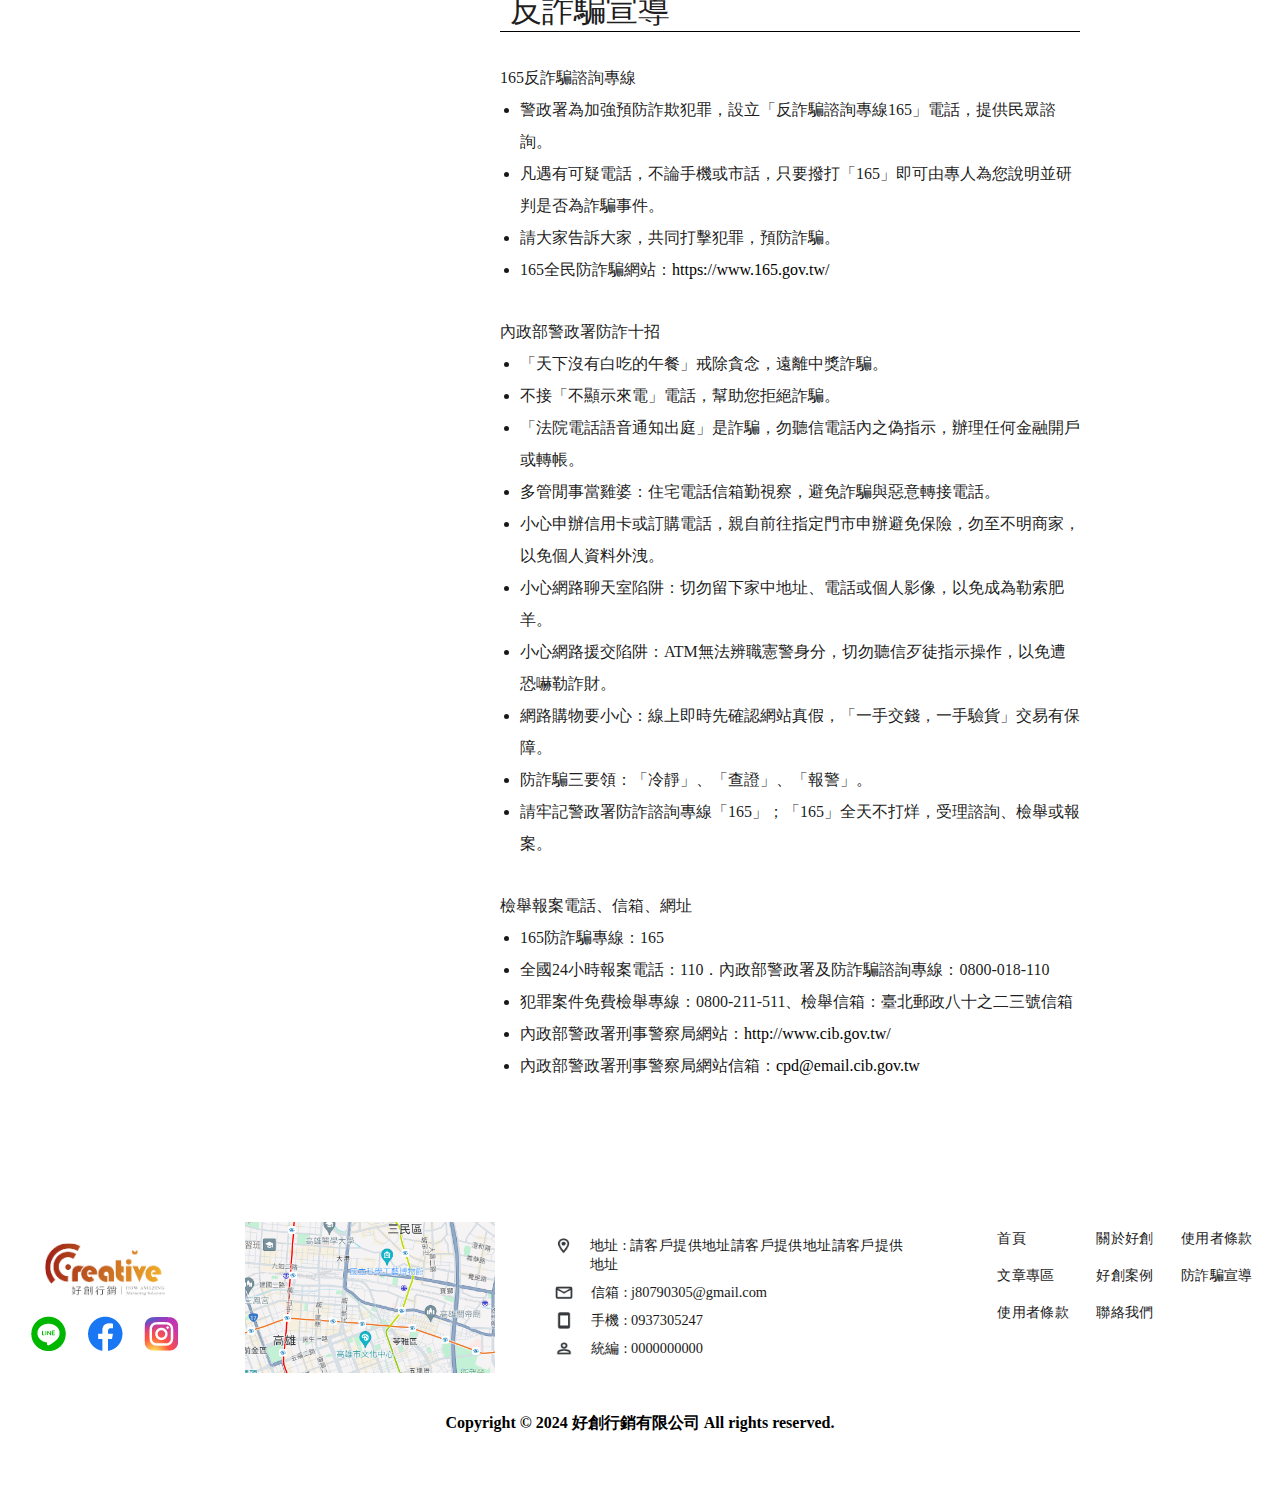
<file: privacy.html>
<!DOCTYPE html>
<html lang="en">
    <head>
        <meta charset="UTF-8" />
        <meta name="viewport" content="width=device-width, initial-scale=1.0" />
        <title>Document</title>
        <link rel="stylesheet" href="css/reset.css" />
        <link rel="stylesheet" href="css/header.css" />
        <link rel="stylesheet" href="css/footer.css" />
        <link rel="stylesheet" href="css/privacy.css" />
    </head>
    <body>
        <input id="menu-control" type="checkbox" />
        <header>
            <label id="MenuControl" for="menu-control">
                <span></span>
                <span></span>
                <span></span>
            </label>
            <nav>
                <a href="/">
                    <div class="logo">
                        <img src="images/logo.png" alt="" />
                    </div>
                </a>

                <div class="menu-container">
                    <ul class="menu">
                        <li>
                            <a href="javascript:;">
                                <span>首頁</span>
                            </a>
                        </li>
                        <li>
                            <a href="javascript:;">
                                <span>關於好創</span>
                            </a>
                        </li>
                        <li>
                            <a href="javascript:;">
                                <span>服務項目</span>
                            </a>
                        </li>
                        <li>
                            <a href="javascript:;">
                                <span>好創案例</span>
                            </a>
                        </li>
                    </ul>
                    <div class="contact">
                        <a href="javascript:;">聯絡我們 0937305247</a>
                    </div>
                </div>
            </nav>
        </header>
        <div class="privacy-container">
            <div class="area1">
                <div class="content">
                    <div class="text-box">
                        <p class="title-2">PRIVACY POLICY</p>
                        <p class="title-3">STATEMENT</p>
                    </div>
                </div>
            </div>

            <div class="area2">
                <div class="content">
                    <!-- 電腦版 -->
                    <div class="title-box pc">
                        <div class="arrow"><img src="/images/arrow-2.png" alt="" /></div>
                        <div class="title">
                            <div class="title-2">
                                <p>PRIVACY POLICY STATEMENT</p>
                            </div>
                            <div class="title-1">
                                <p>以終為始-創業陪跑者</p>
                            </div>
                            <div class="line"></div>
                        </div>
                    </div>

                    <!-- 手機版 -->
                    <!-- <div class="title-box mobile">
                        <div>
                            <p class="title-2">服務流程</p>
                            <p class="title-1">SERVICE PROCESS</p>
                        </div>
                        <div class="line mobile"></div>

                        <div>
                            <p class="title-3">以始為終-創業陪跑者</p>
                        </div>
                    </div> -->
                </div>
            </div>
            <div class="area3">
                <div class="content">
                    <div class="circle"><img src="/images/privacy-1.png" alt="" /></div>
                    <div class="left">
                        <nav>
                            <div class="content">
                                <ul class="breadcrumb" id="breadcrumb">
                                    <li><img src="/images/home-icon.png" alt="" /><a href="javascript:;">首頁</a></li>
                                    <li id="category-name">使用者條款</li>
                                </ul>
                            </div>
                        </nav>
                        <ul class="event">
                            <li class="main-options">
                                <a href="javascript:;">隱私權與條款<span></span></a>
                            </li>
                            <li class="sub-options">
                                <a href="javascript:;"><span></span> 隱私權暨個人資料聲明</a>
                            </li>
                            <li class="sub-options">
                                <a href="javascript:;"><span></span>反詐騙宣導</a>
                            </li>
                        </ul>
                    </div>
                    <div class="right">
                        <div class="container">
                            <h1>隱私權暨個人資料聲明</h1>
                            <div class="line"></div>
                            <p>
                                非常歡迎您光臨「○○網站」（以下簡稱本網站），為了讓您能夠安心的使用本網站的各項服務與資訊，特此向您說明本網站的隱私權保護政策，以保障您的權益，請您詳閱下列內容：
                            </p>

                            <h2>一、隱私權保護政策的適用範圍</h2>
                            <p>
                                隱私權保護政策的內容，包括本網站如何處理在您使用網站服務時收集到的個人識別資料。隱私權保護政策不適用於本網站以外的相關連結網站，也不適用於非本網站所委託或參與管理的人員。
                            </p>

                            <h2>二、個人資料的蒐集、處理及利用方式</h2>
                            <ul class="indent">
                                <li>
                                    當您造訪本網站或使用本網站所提供之功能性服務時，我們將視該服務功能性質，請您提供必要的個人資料，並在該特定目的範圍內處理及利用您的個人資料，非經過您的書面同意，本網站不會將個人資料用於其他用途。
                                </li>
                                <li>
                                    本網站在您使用服務信箱、問卷調查等互動性功能時，會保留您所提供的姓名、電子郵件地址、聯絡方式及使用時間等。
                                </li>
                                <li>
                                    於一般瀏覽時，伺服器會自動記錄相關行徑，包括您使用連線設備的 IP
                                    位址、使用時間、使用的瀏覽器、瀏覽及點選資料記錄等，做為我們增進網站服務的參考依據，此記錄為內部應用，決不對外公佈。
                                </li>
                                <li>
                                    為提供精確的服務，我們會將收集的問卷調查內容加以統計與分析，分析結果之統計數據或說明文字呈現，除供內部研究外，我們會視需要公佈統計數據及說明文字，但不涉及特定個人之資料。
                                </li>
                                <li>您可以隨時向我們提出請求，以更正或刪除本網站所蒐集您錯誤或不完整的個人資料。</li>
                            </ul>

                            <h2>三、資料之保護</h2>
                            <ul class="indent">
                                <li>
                                    本網站主機均設有防火牆、防病毒系統等相關的各項資訊安全的防護措施，加以保護網站及您的個人資料採用嚴格的保護措施。只有經過授權的人員才能接觸您的個人資料，相關處理人員皆簽有保密合約，如有違反保密義務者，將會受到相關的法律處分。
                                </li>
                                <li>
                                    如因業務需要有必要委託其他單位提供服務時，本網站也會嚴格要求其遵守保密義務，並且採取必要檢查程序以確定其將確實遵守。
                                </li>
                            </ul>

                            <h2>四、網站對外的相關連結</h2>
                            <p>
                                本網站的網頁提供其他網站的網路連結，您可經由本網站所提供的連結，點選進入其他網站。但該連結網站不適用本網站的隱私權保護政策，您必須參考該連結網站中的隱私權保護政策。
                            </p>

                            <h2>五、與第三人共用個人資料之政策</h2>
                            <p>
                                本網站絕不會提供、交換、出租或出售任何您的個人資料給其他個人、團體、私人工商企業或公務機關，但有法律依據或合同義務者，不在此限。
                            </p>
                            <p>前項但書之情形包括不限於：</p>
                            <ul class="indent">
                                <li>經由您書面同意。</li>
                                <li>法律明文規定。</li>
                                <li>為免除您生命、身體、自由或財產上之危險。</li>
                                <li>
                                    與公務機關或學術研究機構合作，基於公共利益或學術研究而有必要，且資料經過提供者處理或蒐集者依其揭露方式無從識別特定之當事人。
                                </li>
                                <li>
                                    當您在網站的行為，違反服務條款或可能損害或妨礙網站與其他使用者權益或導致任何人遭受損害時，經網站管理單位研析揭露您的個人資料是必要的行動，聯絡或取反法律行動所必要者。
                                </li>
                                <li>有利於您的權益。</li>
                                <li>
                                    本網站委託廠商協助蒐集、處理或利用您的個人資料時，將對該廠商或個人善盡監督管理之責。
                                </li>
                            </ul>

                            <h2>六、Cookie之使用</h2>
                            <p>
                                為了提供您最佳的服務，本網站會在您的電腦中放置並取用我們的 Cookie，若您不願接受 Cookie
                                的寫入，您可在您使用的瀏覽器的功能項中設定隱私權等級為高，您即可拒絕 Cookie
                                的寫入，但可能會導致網站某些功能無法正常執行。
                            </p>

                            <h2>七、隱私權保護政策之修正</h2>
                            <p>本網站隱私權保護政策將因應需求隨時修正，修正後的條款將刊登於網站上。</p>

                            <p style="margin-top: 40px">生效日期：2023/00/00</p>
                        </div>

                        <div class="container">
                            <h1>反詐騙宣導</h1>
                            <div class="line"></div>
                            <p>165反詐騙諮詢專線</p>
                            <ul class="indent">
                                <li>警政署為加強預防詐欺犯罪，設立「反詐騙諮詢專線165」電話，提供民眾諮詢。</li>
                                <li>
                                    凡遇有可疑電話，不論手機或市話，只要撥打「165」即可由專人為您說明並研判是否為詐騙事件。
                                </li>
                                <li>請大家告訴大家，共同打擊犯罪，預防詐騙。</li>
                                <li>
                                    165全民防詐騙網站：<a href="https://www.165.gov.tw/">https://www.165.gov.tw/</a>
                                </li>
                            </ul>

                            <p style="margin-top: 30px">內政部警政署防詐十招</p>
                            <ul class="indent">
                                <li>「天下沒有白吃的午餐」戒除貪念，遠離中獎詐騙。</li>
                                <li>不接「不顯示來電」電話，幫助您拒絕詐騙。</li>
                                <li>「法院電話語音通知出庭」是詐騙，勿聽信電話內之偽指示，辦理任何金融開戶或轉帳。</li>
                                <li>多管閒事當雞婆：住宅電話信箱勤視察，避免詐騙與惡意轉接電話。</li>
                                <li>
                                    小心申辦信用卡或訂購電話，親自前往指定門市申辦避免保險，勿至不明商家，以免個人資料外洩。
                                </li>
                                <li>小心網路聊天室陷阱：切勿留下家中地址、電話或個人影像，以免成為勒索肥羊。</li>
                                <li>小心網路援交陷阱：ATM無法辨職憲警身分，切勿聽信歹徒指示操作，以免遭恐嚇勒詐財。</li>
                                <li>網路購物要小心：線上即時先確認網站真假，「一手交錢，一手驗貨」交易有保障。</li>
                                <li>防詐騙三要領：「冷靜」、「查證」、「報警」。</li>
                                <li>請牢記警政署防詐諮詢專線「165」；「165」全天不打烊，受理諮詢、檢舉或報案。</li>
                            </ul>

                            <p style="margin-top: 30px">檢舉報案電話、信箱、網址</p>
                            <ul class="indent">
                                <li>165防詐騙專線：165</li>
                                <li>全國24小時報案電話：110．內政部警政署及防詐騙諮詢專線：0800-018-110</li>
                                <li>犯罪案件免費檢舉專線：0800-211-511、檢舉信箱：臺北郵政八十之二三號信箱</li>
                                <li>
                                    內政部警政署刑事警察局網站：<a href="http://www.cib.gov.tw/"
                                        >http://www.cib.gov.tw/</a
                                    >
                                </li>
                                <li>
                                    內政部警政署刑事警察局網站信箱：<a href="mailto:cpd@email.cib.gov.tw"
                                        >cpd@email.cib.gov.tw</a
                                    >
                                </li>
                            </ul>
                        </div>
                    </div>
                </div>
            </div>
        </div>
        <footer>
            <div class="content">
                <div class="footer-box">
                    <div class="footer-1">
                        <div class="logo"><img src="/images/logo.png" alt="" /></div>
                        <div class="social">
                            <img src="/images/line.png" alt="" />
                            <img src="/images/facebook.png" alt="" />
                            <img src="/images/instagram.png" alt="" />
                        </div>
                    </div>
                    <div class="footer-2"><img src="/images/map.png" alt="" /></div>
                    <div class="footer-3">
                        <div class="item">
                            <img src="/images/location.png" alt="" />
                            <p>地址 : 請客戶提供地址請客戶提供地址請客戶提供地址</p>
                        </div>
                        <div class="item">
                            <img src="/images/mail.png" alt="" />
                            <p>信箱 : j80790305@gmail.com</p>
                        </div>
                        <div class="item">
                            <img src="/images/phone.png" alt="" />
                            <p>手機 : 0937305247</p>
                        </div>
                        <div class="item">
                            <img src="/images/member.png" alt="" />
                            <p>統編 : 0000000000</p>
                        </div>
                    </div>
                    <div class="footer-4">
                        <div class="item">
                            <a href="javascript:;">首頁</a><a href="javascript:;">文章專區</a
                            ><a href="javascript:;">使用者條款</a>
                        </div>
                        <div class="item">
                            <a href="javascript:;">關於好創</a><a href="javascript:;">好創案例</a
                            ><a href="javascript:;">聯絡我們</a>
                        </div>
                        <div class="item">
                            <a href="javascript:;">使用者條款</a><a href="javascript:;">防詐騙宣導</a>
                        </div>
                    </div>
                </div>
                <div class="copyright">Copyright © 2024 好創行銷有限公司 All rights reserved.</div>
            </div>
        </footer>
    </body>
    <script src="/js/privacy.js"></script>
</html>
</file>
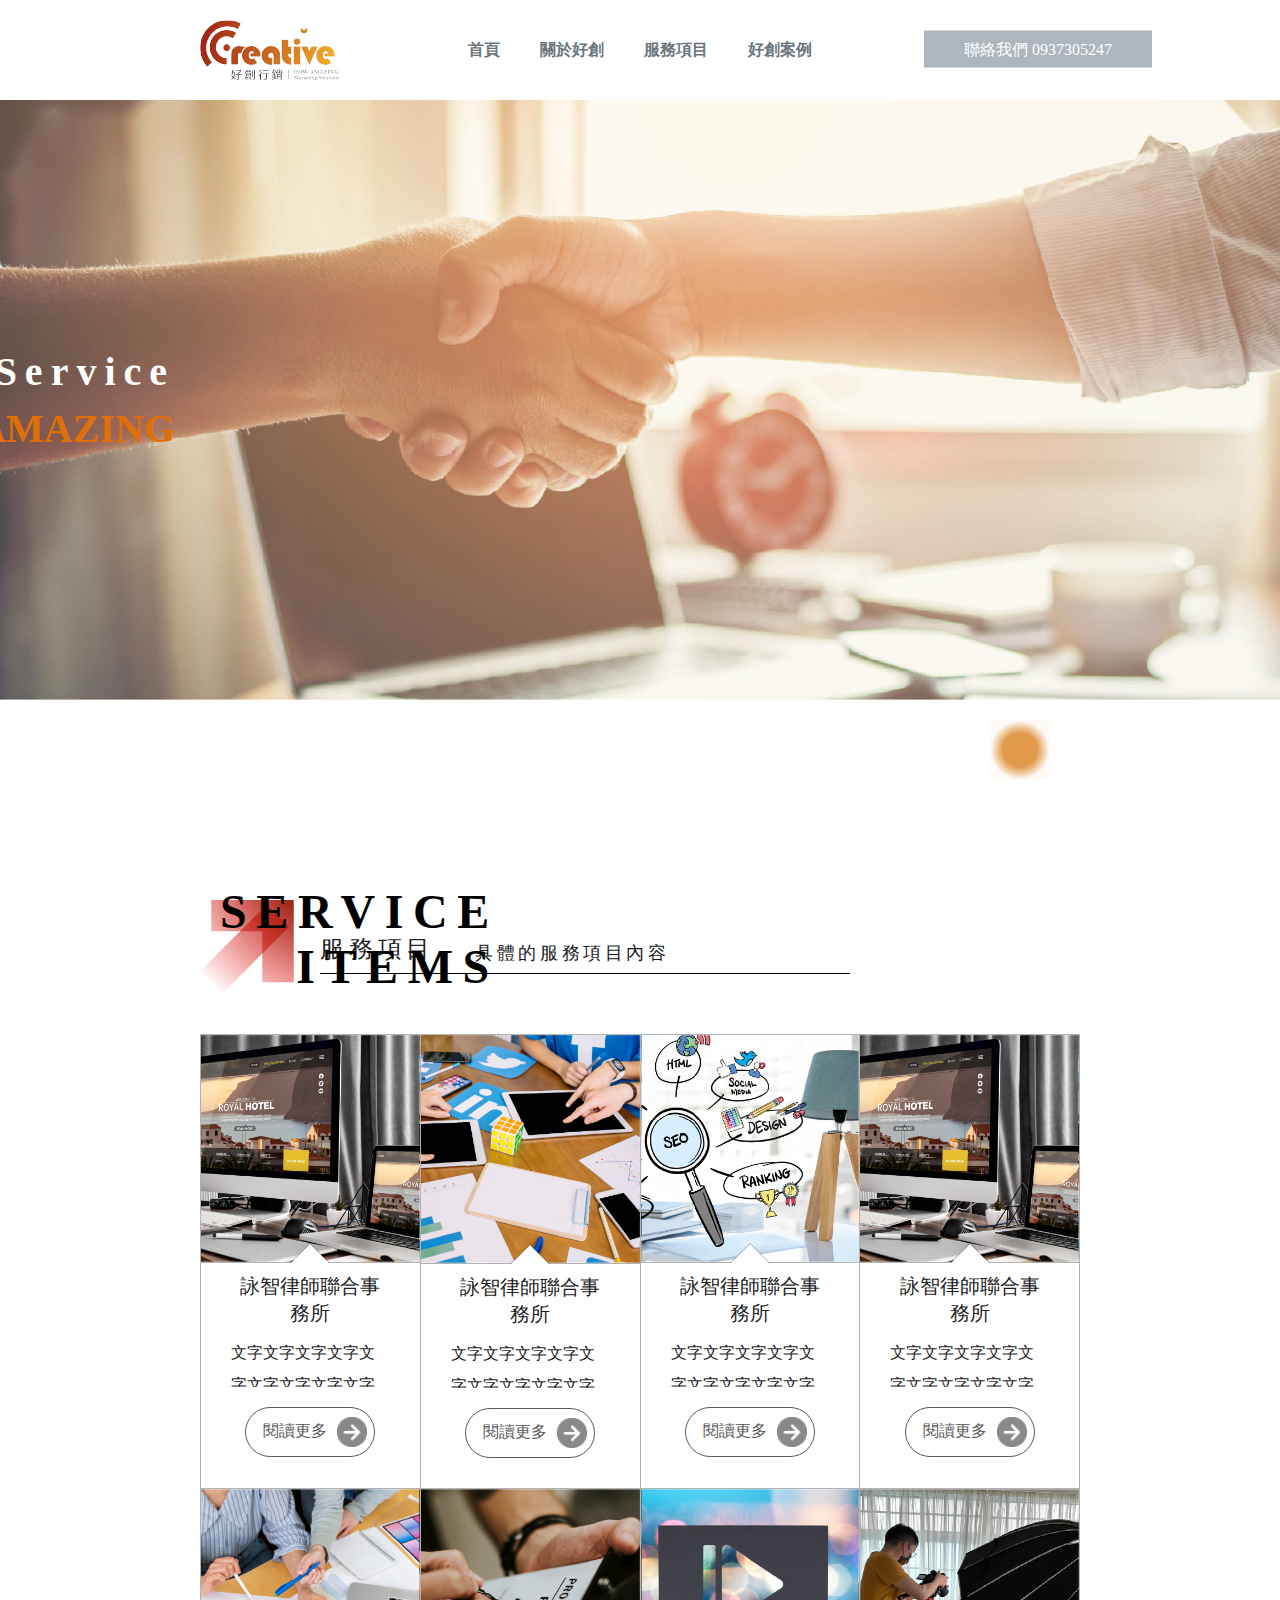
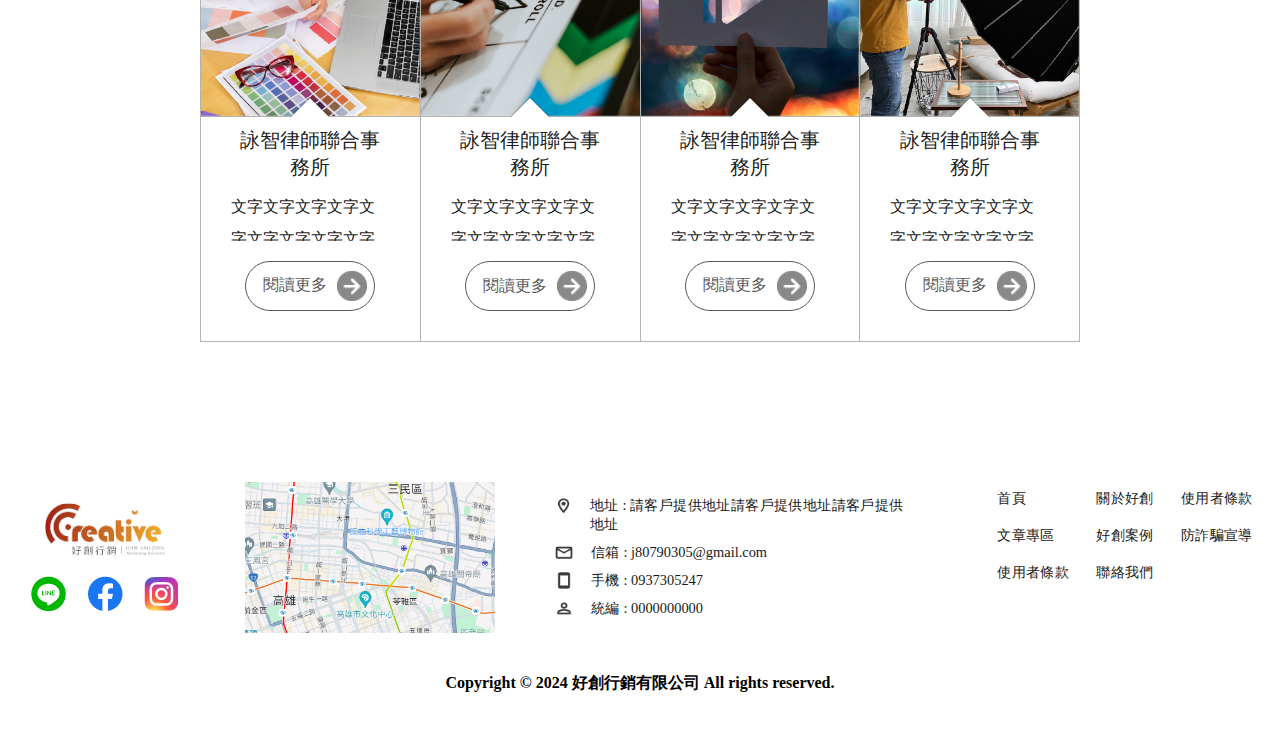
<file: service.html>
<!DOCTYPE html>
<html lang="en">
    <head>
        <meta charset="UTF-8" />
        <meta name="viewport" content="width=device-width, initial-scale=1.0" />
        <title>Document</title>
        <link rel="stylesheet" href="css/reset.css" />
        <link rel="stylesheet" href="css/header.css" />
        <link rel="stylesheet" href="css/footer.css" />
        <link rel="stylesheet" href="css/service.css" />
    </head>
    <body>
        <input id="menu-control" type="checkbox" />
        <header>
            <label id="MenuControl" for="menu-control">
                <span></span>
                <span></span>
                <span></span>
            </label>
            <nav>
                <a href="/">
                    <div class="logo">
                        <img src="images/logo.png" alt="" />
                    </div>
                </a>

                <div class="menu-container">
                    <ul class="menu">
                        <li>
                            <a href="javascript:;">
                                <span>首頁</span>
                            </a>
                        </li>
                        <li>
                            <a href="javascript:;">
                                <span>關於好創</span>
                            </a>
                        </li>
                        <li>
                            <a href="javascript:;">
                                <span>服務項目</span>
                            </a>
                        </li>
                        <li>
                            <a href="javascript:;">
                                <span>好創案例</span>
                            </a>
                        </li>
                    </ul>
                    <div class="contact">
                        <a href="javascript:;">聯絡我們 0937305247</a>
                    </div>
                </div>
            </nav>
        </header>
        <div class="service-container">
            <div class="area1">
                <div class="content">
                    <div class="text-box">
                        <p class="title-2">Service</p>
                        <p class="title-3">HOW-AMAZING</p>
                    </div>
                </div>
            </div>

            <div class="area2">
                <div class="content">
                    <div class="circle"></div>
                    <!-- 電腦版 -->
                    <div class="title-box pc">
                        <div class="arrow"><img src="/images/arrow-2.png" alt="" /></div>
                        <div class="title">
                            <div class="title-1">
                                <h2>服務項目</h2>
                                <p>具體的服務項目內容</p>
                            </div>
                            <div class="line"></div>
                        </div>
                        <div class="title-2">
                            <p>SERVICE</p>
                            <p>ITEMS</p>
                        </div>
                    </div>

                    <div class="item-box">
                        <div class="item" style="border-right: 0.35pt solid rgba(0, 0, 0, 0.3)">
                            <div class="up">
                                <img src="/images/service-item-1.png" alt="" />
                            </div>
                            <div class="down">
                                <div class="down-title">詠智律師聯合事務所</div>
                                <div class="down-text">
                                    文字文字文字文字文字文字文字文字文字文字文字文文字文字文字文字文字文字文字文字文字文字文字文字文字文字字文字文字
                                </div>
                                <a href="javascript:;" class="more"
                                    ><p>閱讀更多</p>
                                    <div class="more-arrow"></div>
                                </a>
                            </div>
                        </div>
                        <div class="item" style="border-right: 0.35pt solid rgba(0, 0, 0, 0.3)">
                            <div class="up">
                                <img src="/images/service-item-2.png" alt="" />
                            </div>
                            <div class="down">
                                <div class="down-title">詠智律師聯合事務所</div>
                                <div class="down-text">
                                    文字文字文字文字文字文字文字文字文字文字文字文文字文字文字文字文字文字文字文字文字文字文字文字文字文字字文字文字
                                </div>
                                <a href="javascript:;" class="more"
                                    ><p>閱讀更多</p>
                                    <div class="more-arrow"></div>
                                </a>
                            </div>
                        </div>
                        <div class="item" style="border-right: 0.35pt solid rgba(0, 0, 0, 0.3)">
                            <div class="up">
                                <img src="/images/service-item-3.png" alt="" />
                            </div>
                            <div class="down">
                                <div class="down-title">詠智律師聯合事務所</div>
                                <div class="down-text">
                                    文字文字文字文字文字文字文字文字文字文字文字文文字文字文字文字文字文字文字文字文字文字文字文字文字文字字文字文字
                                </div>
                                <a href="javascript:;" class="more"
                                    ><p>閱讀更多</p>
                                    <div class="more-arrow"></div>
                                </a>
                            </div>
                        </div>
                        <div class="item">
                            <div class="up">
                                <img src="/images/service-item-1.png" alt="" />
                            </div>
                            <div class="down">
                                <div class="down-title">詠智律師聯合事務所</div>
                                <div class="down-text">
                                    文字文字文字文字文字文字文字文字文字文字文字文文字文字文字文字文字文字文字文字文字文字文字文字文字文字字文字文字
                                </div>
                                <a href="javascript:;" class="more"
                                    ><p>閱讀更多</p>
                                    <div class="more-arrow"></div>
                                </a>
                            </div>
                        </div>
                    </div>

                    <div class="item-box" style="border-bottom: 0.35pt solid rgba(0, 0, 0, 0.3)">
                        <div class="item" style="border-right: 0.35pt solid rgba(0, 0, 0, 0.3)">
                            <div class="up">
                                <img src="/images/service-item-5.png" alt="" />
                            </div>
                            <div class="down">
                                <div class="down-title">詠智律師聯合事務所</div>
                                <div class="down-text">
                                    文字文字文字文字文字文字文字文字文字文字文字文文字文字文字文字文字文字文字文字文字文字文字文字文字文字字文字文字
                                </div>
                                <a href="javascript:;" class="more"
                                    ><p>閱讀更多</p>
                                    <div class="more-arrow"></div>
                                </a>
                            </div>
                        </div>
                        <div class="item" style="border-right: 0.35pt solid rgba(0, 0, 0, 0.3)">
                            <div class="up">
                                <img src="/images/service-item-6.png" alt="" />
                            </div>
                            <div class="down">
                                <div class="down-title">詠智律師聯合事務所</div>
                                <div class="down-text">
                                    文字文字文字文字文字文字文字文字文字文字文字文文字文字文字文字文字文字文字文字文字文字文字文字文字文字字文字文字
                                </div>
                                <a href="javascript:;" class="more"
                                    ><p>閱讀更多</p>
                                    <div class="more-arrow"></div>
                                </a>
                            </div>
                        </div>
                        <div class="item" style="border-right: 0.35pt solid rgba(0, 0, 0, 0.3)">
                            <div class="up">
                                <img src="/images/service-item-7.png" alt="" />
                            </div>
                            <div class="down">
                                <div class="down-title">詠智律師聯合事務所</div>
                                <div class="down-text">
                                    文字文字文字文字文字文字文字文字文字文字文字文文字文字文字文字文字文字文字文字文字文字文字文字文字文字字文字文字
                                </div>
                                <a href="javascript:;" class="more"
                                    ><p>閱讀更多</p>
                                    <div class="more-arrow"></div>
                                </a>
                            </div>
                        </div>
                        <div class="item">
                            <div class="up">
                                <img src="/images/service-item-8.png" alt="" />
                            </div>
                            <div class="down">
                                <div class="down-title">詠智律師聯合事務所</div>
                                <div class="down-text">
                                    文字文字文字文字文字文字文字文字文字文字文字文文字文字文字文字文字文字文字文字文字文字文字文字文字文字字文字文字
                                </div>
                                <a href="javascript:;" class="more"
                                    ><p>閱讀更多</p>
                                    <div class="more-arrow"></div>
                                </a>
                            </div>
                        </div>
                    </div>

                    <!-- 手機版 -->
                    <!-- <div class="title-box mobile">
                        <div>
                            <p class="title-2">服務流程</p>
                            <p class="title-1">SERVICE PROCESS</p>
                        </div>
                        <div class="line mobile"></div>

                        <div>
                            <p class="title-3">以始為終-創業陪跑者</p>
                        </div>
                    </div> -->
                </div>
            </div>
        </div>

        <footer>
            <div class="content">
                <div class="footer-box">
                    <div class="footer-1">
                        <div class="logo"><img src="/images/logo.png" alt="" /></div>
                        <div class="social">
                            <img src="/images/line.png" alt="" />
                            <img src="/images/facebook.png" alt="" />
                            <img src="/images/instagram.png" alt="" />
                        </div>
                    </div>
                    <div class="footer-2"><img src="/images/map.png" alt="" /></div>
                    <div class="footer-3">
                        <div class="item">
                            <img src="/images/location.png" alt="" />
                            <p>地址 : 請客戶提供地址請客戶提供地址請客戶提供地址</p>
                        </div>
                        <div class="item">
                            <img src="/images/mail.png" alt="" />
                            <p>信箱 : j80790305@gmail.com</p>
                        </div>
                        <div class="item">
                            <img src="/images/phone.png" alt="" />
                            <p>手機 : 0937305247</p>
                        </div>
                        <div class="item">
                            <img src="/images/member.png" alt="" />
                            <p>統編 : 0000000000</p>
                        </div>
                    </div>
                    <div class="footer-4">
                        <div class="item">
                            <a href="javascript:;">首頁</a><a href="javascript:;">文章專區</a
                            ><a href="javascript:;">使用者條款</a>
                        </div>
                        <div class="item">
                            <a href="javascript:;">關於好創</a><a href="javascript:;">好創案例</a
                            ><a href="javascript:;">聯絡我們</a>
                        </div>
                        <div class="item">
                            <a href="javascript:;">使用者條款</a><a href="javascript:;">防詐騙宣導</a>
                        </div>
                    </div>
                </div>
                <div class="copyright">Copyright © 2024 好創行銷有限公司 All rights reserved.</div>
            </div>
        </footer>
    </body>

    <script src="/js/service.js"></script>
</html>
</file>
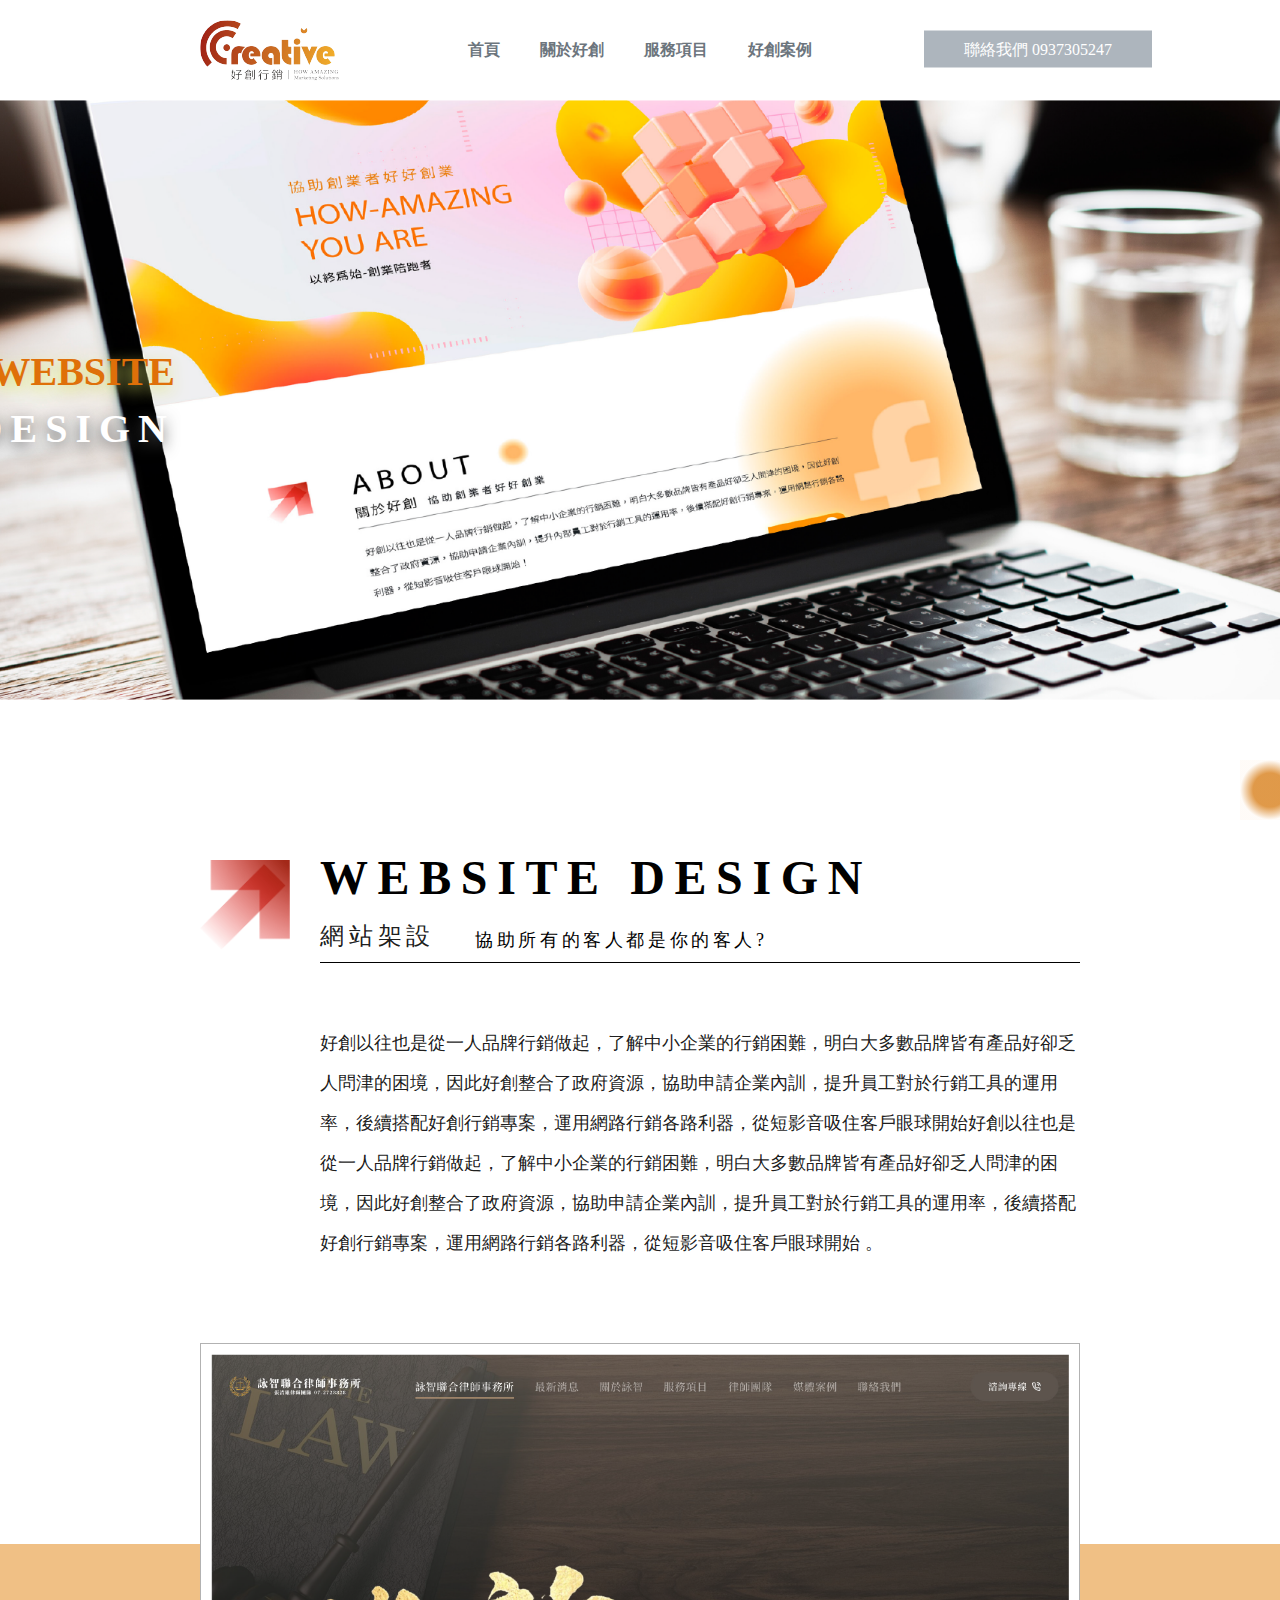
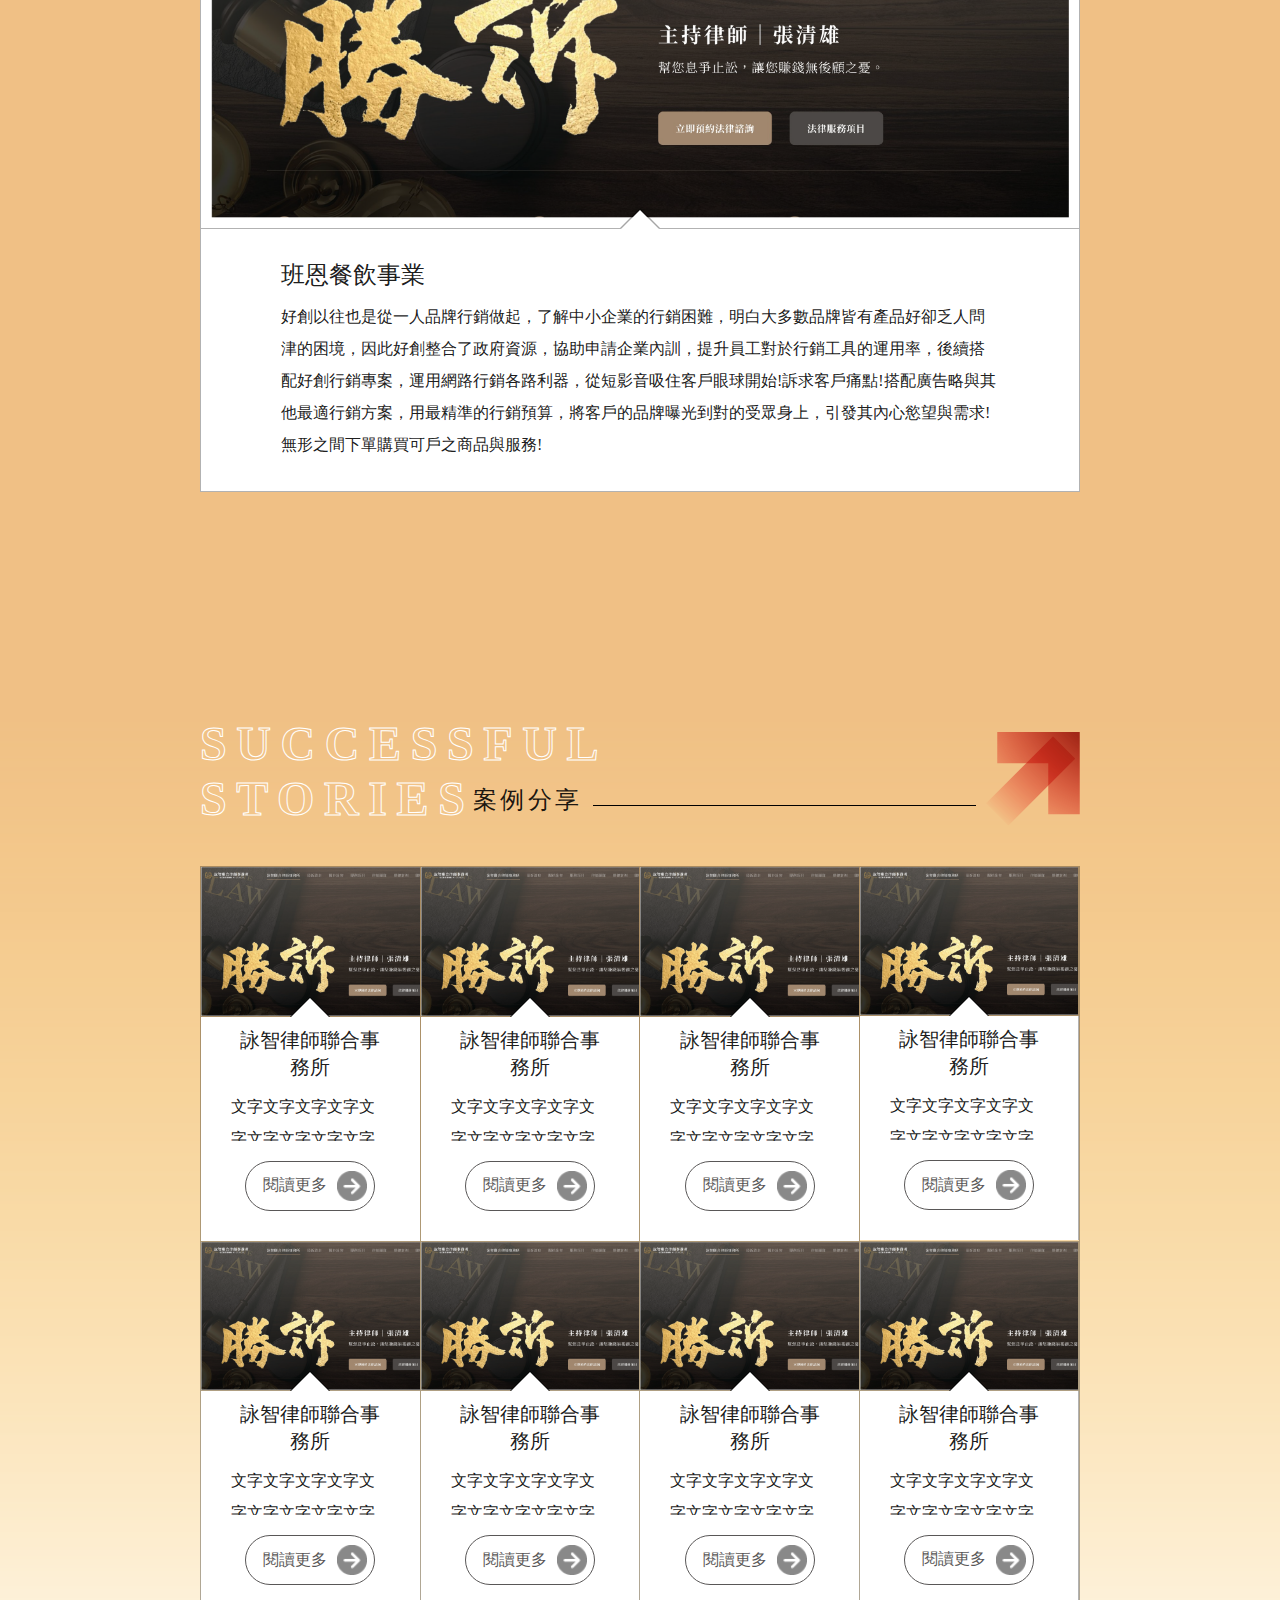
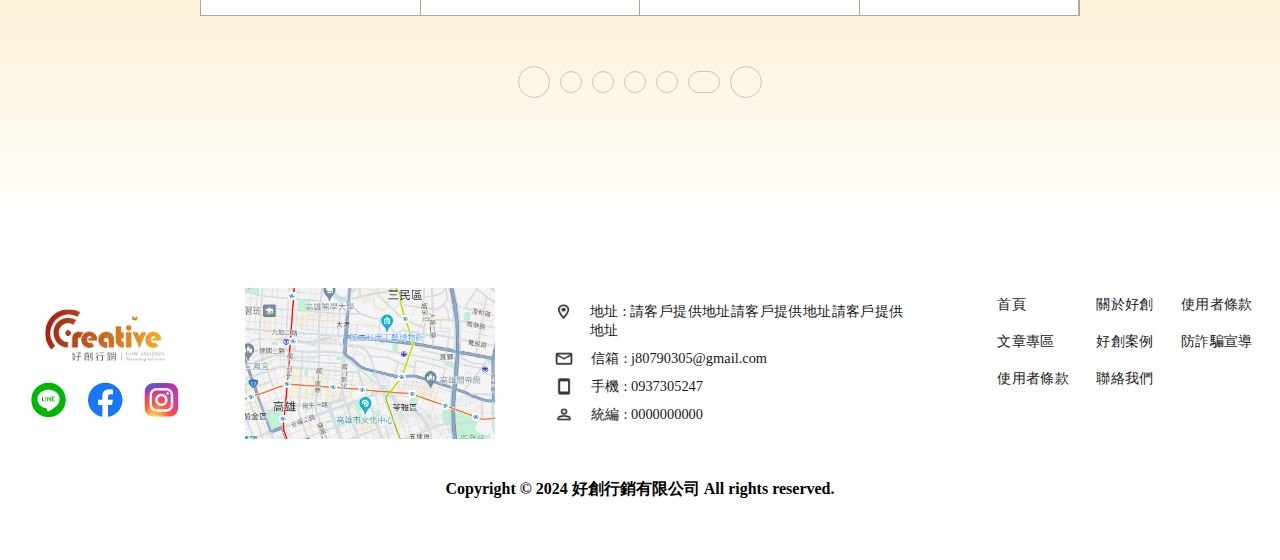
<file: website.html>
<!DOCTYPE html>
<html lang="en">
    <head>
        <meta charset="UTF-8" />
        <meta name="viewport" content="width=device-width, initial-scale=1.0" />
        <title>Document</title>
        <link rel="stylesheet" href="css/reset.css" />
        <link rel="stylesheet" href="css/header.css" />
        <link rel="stylesheet" href="css/footer.css" />
        <link rel="stylesheet" href="css/website.css" />
    </head>
    <body>
        <input id="menu-control" type="checkbox" />
        <header>
            <label id="MenuControl" for="menu-control">
                <span></span>
                <span></span>
                <span></span>
            </label>
            <nav>
                <a href="/">
                    <div class="logo">
                        <img src="images/logo.png" alt="" />
                    </div>
                </a>

                <div class="menu-container">
                    <ul class="menu">
                        <li>
                            <a href="javascript:;">
                                <span>首頁</span>
                            </a>
                        </li>
                        <li>
                            <a href="javascript:;">
                                <span>關於好創</span>
                            </a>
                        </li>
                        <li>
                            <a href="javascript:;">
                                <span>服務項目</span>
                            </a>
                        </li>
                        <li>
                            <a href="javascript:;">
                                <span>好創案例</span>
                            </a>
                        </li>
                    </ul>
                    <div class="contact">
                        <a href="javascript:;">聯絡我們 0937305247</a>
                    </div>
                </div>
            </nav>
        </header>
        <div class="website-container">
            <div class="area1">
                <div class="content">
                    <div class="text-box">
                        <p class="title-2">WEBSITE</p>
                        <p class="title-3">DESIGN</p>
                    </div>
                </div>
            </div>

            <div class="area2">
                <div class="content">
                    <div class="circle"></div>
                    <div class="arrow"><img src="/images/arrow-2.png" alt="" /></div>
                    <div class="container">
                        <!-- 電腦版 -->
                        <div class="title-box pc">
                            <div class="title-1"><p>WEBSITE DESIGN</p></div>
                            <div class="title-4">
                                <p class="title-2">網站架設</p>
                                <p class="title-3">協助所有的客人都是你的客人?</p>
                            </div>
                        </div>
                        <div class="line pc"></div>

                        <!-- 手機版 -->
                        <!-- <div class="title-box mobile">
                        <div>
                            <p class="title-2">服務流程</p>
                            <p class="title-1">SERVICE PROCESS</p>
                        </div>
                        <div class="line mobile"></div>

                        <div>
                            <p class="title-3">以始為終-創業陪跑者</p>
                        </div>
                    </div> -->
                        <div class="item-box">
                            <div class="text-box">
                                <p>
                                    好創以往也是從一人品牌行銷做起，了解中小企業的行銷困難，明白大多數品牌皆有產品好卻乏人問津的困境，因此好創整合了政府資源，協助申請企業內訓，提升員工對於行銷工具的運用率，後續搭配好創行銷專案，運用網路行銷各路利器，從短影音吸住客戶眼球開始好創以往也是從一人品牌行銷做起，了解中小企業的行銷困難，明白大多數品牌皆有產品好卻乏人問津的困境，因此好創整合了政府資源，協助申請企業內訓，提升員工對於行銷工具的運用率，後續搭配好創行銷專案，運用網路行銷各路利器，從短影音吸住客戶眼球開始
                                    。
                                </p>
                            </div>
                        </div>
                    </div>
                </div>
            </div>
            <div class="area3">
                <div class="content">
                    <div class="up">
                        <img src="/images/article_content-1.png" alt="" />
                    </div>
                    <div class="down">
                        <div class="down-title">班恩餐飲事業</div>
                        <div class="down-text">
                            好創以往也是從一人品牌行銷做起，了解中小企業的行銷困難，明白大多數品牌皆有產品好卻乏人問津的困境，因此好創整合了政府資源，協助申請企業內訓，提升員工對於行銷工具的運用率，後續搭配好創行銷專案，運用網路行銷各路利器，從短影音吸住客戶眼球開始!訴求客戶痛點!搭配廣告略與其他最適行銷方案，用最精準的行銷預算，將客戶的品牌曝光到對的受眾身上，引發其內心慾望與需求!無形之間下單購買可戶之商品與服務!
                        </div>
                    </div>
                </div>
            </div>

            <div class="area4">
                <div class="background-gradient"></div>
                <div class="content">
                    <!-- 電腦版 -->
                    <div class="title-box pc">
                        <div class="title">
                            <div class="title-2">
                                <p>SUCCESSFUL</p>
                                <p>STORIES</p>
                            </div>
                            <div class="title-1">
                                <h2>案例分享</h2>
                            </div>
                        </div>
                        <div class="line"></div>
                        <div class="arrow"><img src="/images/arrow-2.png" alt="" /></div>
                    </div>

                    <!-- 手機版 -->
                    <!-- <div class="title-box mobile">
                        <div>
                            <p class="title-2">服務流程</p>
                            <p class="title-1">SERVICE PROCESS</p>
                        </div>
                        <div class="line mobile"></div>

                        <div>
                            <p class="title-3">以始為終-創業陪跑者</p>
                        </div>
                    </div> -->
                    <div class="item-box">
                        <div class="item" style="border-right: solid rgb(0, 0, 0, 0.3) 0.35pt">
                            <div class="up">
                                <img src="/images/article_content-2.png" alt="" />
                            </div>
                            <div class="down">
                                <div class="down-title">詠智律師聯合事務所</div>
                                <div class="down-text">
                                    文字文字文字文字文字文字文字文字文字文字文字文文字文字文字文字文字文字文字文字文字文字文字文字文字文字字文字文字
                                </div>
                                <a href="javascript:;" class="more"
                                    ><p>閱讀更多</p>
                                    <div class="more-arrow"></div>
                                </a>
                            </div>
                        </div>
                        <div class="item" style="border-right: solid rgb(0, 0, 0, 0.3) 0.35pt">
                            <div class="up">
                                <img src="/images/article_content-2.png" alt="" />
                            </div>
                            <div class="down">
                                <div class="down-title">詠智律師聯合事務所</div>
                                <div class="down-text">
                                    文字文字文字文字文字文字文字文字文字文字文字文文字文字文字文字文字文字文字文字文字文字文字文字文字文字字文字文字
                                </div>
                                <a href="javascript:;" class="more"
                                    ><p>閱讀更多</p>
                                    <div class="more-arrow"></div>
                                </a>
                            </div>
                        </div>
                        <div class="item" style="border-right: solid rgb(0, 0, 0, 0.3) 0.35pt">
                            <div class="up">
                                <img src="/images/article_content-2.png" alt="" />
                            </div>
                            <div class="down">
                                <div class="down-title">詠智律師聯合事務所</div>
                                <div class="down-text">
                                    文字文字文字文字文字文字文字文字文字文字文字文文字文字文字文字文字文字文字文字文字文字文字文字文字文字字文字文字
                                </div>
                                <a href="javascript:;" class="more"
                                    ><p>閱讀更多</p>
                                    <div class="more-arrow"></div>
                                </a>
                            </div>
                        </div>
                        <div class="item">
                            <div class="up" style="border-right: solid rgb(0, 0, 0, 0.3) 0.35pt">
                                <img src="/images/article_content-2.png" alt="" />
                            </div>
                            <div class="down" style="border-right: solid rgb(0, 0, 0, 0.3) 0.35pt">
                                <div class="down-title">詠智律師聯合事務所</div>
                                <div class="down-text">
                                    文字文字文字文字文字文字文字文字文字文字文字文文字文字文字文字文字文字文字文字文字文字文字文字文字文字字文字文字
                                </div>
                                <a href="javascript:;" class="more"
                                    ><p>閱讀更多</p>
                                    <div class="more-arrow"></div>
                                </a>
                            </div>
                        </div>
                    </div>
                    <div class="item-box" style="border-bottom: solid rgb(0, 0, 0, 0.3) 0.35pt">
                        <div class="item" style="border-right: solid rgb(0, 0, 0, 0.3) 0.35pt">
                            <div class="up">
                                <img src="/images/article_content-2.png" alt="" />
                            </div>
                            <div class="down">
                                <div class="down-title">詠智律師聯合事務所</div>
                                <div class="down-text">
                                    文字文字文字文字文字文字文字文字文字文字文字文文字文字文字文字文字文字文字文字文字文字文字文字文字文字字文字文字
                                </div>
                                <a href="javascript:;" class="more"
                                    ><p>閱讀更多</p>
                                    <div class="more-arrow"></div>
                                </a>
                            </div>
                        </div>
                        <div class="item" style="border-right: solid rgb(0, 0, 0, 0.3) 0.35pt">
                            <div class="up">
                                <img src="/images/article_content-2.png" alt="" />
                            </div>
                            <div class="down">
                                <div class="down-title">詠智律師聯合事務所</div>
                                <div class="down-text">
                                    文字文字文字文字文字文字文字文字文字文字文字文文字文字文字文字文字文字文字文字文字文字文字文字文字文字字文字文字
                                </div>
                                <a href="javascript:;" class="more"
                                    ><p>閱讀更多</p>
                                    <div class="more-arrow"></div>
                                </a>
                            </div>
                        </div>
                        <div class="item" style="border-right: solid rgb(0, 0, 0, 0.3) 0.35pt">
                            <div class="up">
                                <img src="/images/article_content-2.png" alt="" />
                            </div>
                            <div class="down">
                                <div class="down-title">詠智律師聯合事務所</div>
                                <div class="down-text">
                                    文字文字文字文字文字文字文字文字文字文字文字文文字文字文字文字文字文字文字文字文字文字文字文字文字文字字文字文字
                                </div>
                                <a href="javascript:;" class="more"
                                    ><p>閱讀更多</p>
                                    <div class="more-arrow"></div>
                                </a>
                            </div>
                        </div>
                        <div class="item">
                            <div class="up" style="border-right: solid rgb(0, 0, 0, 0.3) 0.35pt">
                                <img src="/images/article_content-2.png" alt="" />
                            </div>
                            <div class="down" style="border-right: solid rgb(0, 0, 0, 0.3) 0.35pt">
                                <div class="down-title">詠智律師聯合事務所</div>
                                <div class="down-text">
                                    文字文字文字文字文字文字文字文字文字文字文字文文字文字文字文字文字文字文字文字文字文字文字文字文字文字字文字文字
                                </div>
                                <a href="javascript:;" class="more"
                                    ><p>閱讀更多</p>
                                    <div class="more-arrow"></div>
                                </a>
                            </div>
                        </div>
                    </div>
                    <div class="page-navi">
                        <ul>
                            <li class="pre"><a href="javascrip:;"></a></li>
                            <li><a href="javascrip:;"></a></li>
                            <li><a href="javascrip:;"></a></li>
                            <li><a href="javascrip:;"></a></li>
                            <li><a href="javascrip:;"></a></li>
                            <li class="ellipsis"><a href="javascrip:;"></a></li>
                            <li class="next"><a href="javascrip:;"></a></li>
                        </ul>
                    </div>
                </div>
            </div>
        </div>

        <footer>
            <div class="content">
                <div class="footer-box">
                    <div class="footer-1">
                        <div class="logo"><img src="/images/logo.png" alt="" /></div>
                        <div class="social">
                            <img src="/images/line.png" alt="" />
                            <img src="/images/facebook.png" alt="" />
                            <img src="/images/instagram.png" alt="" />
                        </div>
                    </div>
                    <div class="footer-2"><img src="/images/map.png" alt="" /></div>
                    <div class="footer-3">
                        <div class="item">
                            <img src="/images/location.png" alt="" />
                            <p>地址 : 請客戶提供地址請客戶提供地址請客戶提供地址</p>
                        </div>
                        <div class="item">
                            <img src="/images/mail.png" alt="" />
                            <p>信箱 : j80790305@gmail.com</p>
                        </div>
                        <div class="item">
                            <img src="/images/phone.png" alt="" />
                            <p>手機 : 0937305247</p>
                        </div>
                        <div class="item">
                            <img src="/images/member.png" alt="" />
                            <p>統編 : 0000000000</p>
                        </div>
                    </div>
                    <div class="footer-4">
                        <div class="item">
                            <a href="javascript:;">首頁</a><a href="javascript:;">文章專區</a
                            ><a href="javascript:;">使用者條款</a>
                        </div>
                        <div class="item">
                            <a href="javascript:;">關於好創</a><a href="javascript:;">好創案例</a
                            ><a href="javascript:;">聯絡我們</a>
                        </div>
                        <div class="item">
                            <a href="javascript:;">使用者條款</a><a href="javascript:;">防詐騙宣導</a>
                        </div>
                    </div>
                </div>
                <div class="copyright">Copyright © 2024 好創行銷有限公司 All rights reserved.</div>
            </div>
        </footer>
    </body>

    <script src="/js/website.js"></script>
</html>
</file>
<file: css/header.css>
@media screen and (max-width: 767px) {
    #menu-control {
        display: none;
    }

    #menu-control:checked ~ header > nav > .menu-container {
        right: 0;
    }

    .expand {
        display: flex;
        justify-content: center;
        align-items: center;
        gap: 10px;
    }

    .expand::after {
        content: '';
        background-color: #ffffff;
        width: 10px;
        height: 10px;
        display: block;
        clip-path: polygon(50% 25%, 0 75%, 100% 75%);
        transition: all 0.5s;
    }

    .close {
        display: flex;
        justify-content: center;
        align-items: center;
        gap: 10px;
    }

    .close::after {
        content: '';
        background-color: #ffffff;
        width: 10px;
        height: 10px;
        display: block;
        clip-path: polygon(50% 75%, 0 25%, 100% 25%);
        transition: all 0.5s;
    }

    header {
        display: flex;
        width: 100%;
        height: 150px;
        align-items: center;
        justify-content: center;
        position: absolute !important;
        top: 0;
        left: 0;
        z-index: 3;
        overflow: hidden;
    }

    header #MenuControl {
        position: absolute;
        right: 20px;
        top: 60px;
        z-index: 10;
        cursor: pointer; /* Added for better UX */
    }

    header #MenuControl span {
        width: 32px;
        height: 2px;
        background-color: #000000;
        display: block;
    }

    header #MenuControl span + span {
        margin-top: 7px;
    }

    header nav .logo {
        width: 200px;
        /* height: 30px; */
    }

    header nav .logo img {
        max-width: 100%;
        max-height: 100%;
    }

    header nav {
        display: flex;
        width: 100%;
        justify-content: space-between; /* Adjusted for better alignment */
        align-items: center;
        padding: 0 20px; /* Adjusted padding */
    }

    header nav > .menu-container {
        display: flex;
        flex-direction: column;
        justify-content: flex-start;
        align-items: flex-start;
        width: 100%;
        position: fixed;
        top: 0;
        right: -100%;
        z-index: 6;
        transition: right 0.5s;
        background-color: #143159;
        height: 100vh;
        display: none;
    }

    header nav > .menu-container > ul {
        list-style: none;
        padding: 70px 0px 20px 0px;
        margin: 0; /* Reset margin */
        width: 100%;
        overflow: auto;
    }

    header nav > .menu-container > ul > li {
        width: 100%;
        position: relative; /* Ensure submenu appears relative to the parent */
        text-align: center;
    }

    header nav > .menu-container > ul > li > a {
        width: 100%;
        text-decoration: none;
        color: #ffffff;
        padding: 20px 0;
        display: block;
    }

    header .menu-container .menu li a .img-box {
        width: 20px; /* Adjusted width */
        margin-right: 10px; /* Adjusted margin for spacing */
    }

    header > .menu-container > .menu li a .img-box img {
        width: 100%;
    }

    .pc-submenu {
        display: none;
        position: static; /* Position relative to parent, and static for better animation handling */
        background-color: #143159; /* Match the background color */
        width: 100%;
        z-index: 7;
        max-height: 0;
        opacity: 0;
        overflow: hidden;
        transition: max-height 0.5s ease-in-out;
    }

    .pc-submenu li {
        width: 100%;
    }

    .pc-submenu li a {
        padding: 10px 20px;
        display: block;
        color: #ffffff;
        text-decoration: none;
    }

    .menu-container ul.menu li.open .pc-submenu {
        display: block;
        max-height: 500px; /* 設置您希望的最大高度 */
        opacity: 1;
    }
}

@media screen and (min-width: 768px) {
    #menu-control {
        display: none;
    }

    header {
        display: flex;
        width: 100%;
        height: 100px;
        align-items: center;
        justify-content: center;
        position: relative;
    }
    header nav > .logo {
        width: 200px;
    }
    header nav > .logo img {
        width: 100%;
    }

    header nav > a {
        position: absolute;
        left: 200px;
    }

    header nav {
        display: flex;
        max-width: 1280px;
        width: calc(100% - 40px);
        gap: 40px;
        justify-content: space-around;
        align-items: center;
    }

    header nav > .menu-container {
        width: calc(100% - 240px);
    }

    header nav > .menu-container > ul {
        display: flex;
        justify-content: center;
        align-items: center;
        align-content: flex-start;
        flex-wrap: wrap;
        list-style: none;
        width: 100%;
        height: 100px;
    }

    .mobile-submenu {
        display: none;
    }

    .location-container {
        position: relative;
    }

    .pc-submenu {
        display: flex;
        flex-direction: column;
        justify-content: center;
        align-items: center;
        list-style: none;
        position: absolute;
        top: 70px;
        z-index: 11;
        background-color: #ffffff;
        box-shadow: 0px 0px 09px #000000;
        padding: 10px 5px;
        border-top: #77cd4a 3px solid;
        display: none;
    }

    .pc-submenu > li > a {
        text-decoration: none;
        color: #000000;
        white-space: nowrap;
        padding: 10px 20px;
        display: block;
    }

    .pc-submenu > li > a > span {
        color: #828282;
    }

    .pc-submenu > .line {
        width: 90%;
        height: 2px;
        background-color: #d9d9d9;
    }

    header nav > .menu-container > ul > li > a {
        text-decoration: none;
        color: #6c757d;
        padding: 40px 20px;
        max-height: 50px;
        display: flex;
        justify-content: center;
        align-items: center;
        white-space: nowrap;
        font-weight: 700;
    }

    header nav > .menu-container > ul > li:hover > .pc-submenu {
        display: flex;
        flex-direction: column;
        justify-content: center;
        align-items: center;
    }
    header .menu-container .menu li a .img-box {
        display: none;
    }

    .contact {
        position: absolute;
        top: 50%;
        transform: translateY(-50%);
        right: 10%;
    }
    .contact > a {
        color: #ffffff;
        background-color: #adb5bd;
        padding: 10px 40px;
    }
}
</file>
<file: css/footer.css>
@media screen and (max-width: 768px) {
    footer {
        width: 100%;
        display: flex;
        justify-content: center;
        align-items: center;
        background-color: #ffffff;
        padding: 60px 0;
    }

    footer > .content {
        width: 100%;
        display: flex;
        flex-direction: column;
        justify-content: center;
        align-items: center;
    }

    footer > .content > .footer-box {
        width: 100%;
        display: flex;
        justify-content: center;
        gap: 40px;
        flex-direction: column;
        align-items: center;
    }

    footer > .content > .footer-box > .footer-1 {
        width: 100%;
        max-width: 200px;
        display: flex;
        flex-direction: column;
        justify-content: center;
        align-items: center;
        gap: 20px;
    }

    footer > .content > .footer-box > .footer-1 > .logo {
        width: 120px;
    }
    footer > .content > .footer-box > .footer-1 > .logo > img {
        width: 100%;
    }

    footer > .content > .footer-box > .footer-1 > .social {
        width: 100%;
        display: flex;
        justify-content: center;
        align-items: center;
        gap: 20px;
    }

    footer > .content > .footer-box > .footer-2 {
        max-width: 250px;
        display: flex;
        justify-content: center;
        align-items: center;
    }
    footer > .content > .footer-box > .footer-2 > img {
        width: 100%;
    }
    footer > .content > .footer-box > .footer-3 {
        width: 300px;
        display: flex;
        justify-content: flex-start;
        align-items: flex-start;
        flex-direction: column;
        gap: 10px;
    }

    footer > .content > .footer-box > .footer-3 > .item {
        display: flex;
    }
    footer > .content > .footer-box > .footer-3 > .item > img {
        width: 20px;
        height: 20px;
    }
    footer > .content > .footer-box > .footer-3 > .item > p {
        font-weight: 700;
        margin: 0 0 0 20px;
    }
    footer > .content > .footer-box > .footer-4 {
        display: flex;
        justify-content: center;
        align-items: flex-start;
        gap: 40px;
    }
    footer > .content > .footer-box > .footer-4 > .item {
        display: flex;
        flex-direction: column;
        gap: 20px;
    }
    footer > .content > .footer-box > .footer-4 > .item > a {
        font-weight: 700;
    }
    footer > .content > .copyright {
        width: 260px;
        text-align: center;
        margin: 40px 0 0 0;
        font-weight: 700;
    }
}
@media screen and (min-width: 768px) {
    footer {
        width: 100%;
        display: flex;
        justify-content: center;
        align-items: center;
        background-color: #ffffff;
        padding: 60px 0;
    }

    footer > .content {
        width: 100%;
        display: flex;
        flex-direction: column;
        justify-content: center;
        align-items: center;
    }

    footer > .content > .footer-box {
        width: 100%;
        display: flex;
        justify-content: center;
        gap: 40px;
    }

    footer > .content > .footer-box > .footer-1 {
        width: 100%;
        max-width: 200px;
        display: flex;
        flex-direction: column;
        justify-content: center;
        align-items: center;
        gap: 20px;
    }

    footer > .content > .footer-box > .footer-1 > .logo {
        width: 120px;
    }
    footer > .content > .footer-box > .footer-1 > .logo > img {
        width: 100%;
    }

    footer > .content > .footer-box > .footer-1 > .social {
        width: 100%;
        display: flex;
        justify-content: center;
        align-items: center;
        gap: 20px;
    }

    footer > .content > .footer-box > .footer-2 {
        max-width: 250px;
        display: flex;
        justify-content: center;
        align-items: center;
    }
    footer > .content > .footer-box > .footer-2 > img {
        width: 100%;
    }
    footer > .content > .footer-box > .footer-3 {
        width: 100%;
        max-width: 400px;
        display: flex;
        justify-content: center;
        align-items: flex-start;
        flex-direction: column;
        gap: 10px;
        scale: 0.9;
        opacity: 0.9;
    }

    footer > .content > .footer-box > .footer-3 > .item {
        display: flex;
    }
    footer > .content > .footer-box > .footer-3 > .item > img {
        width: 20px;
        height: 20px;
    }
    footer > .content > .footer-box > .footer-3 > .item > p {
        font-weight: normal;
        margin: 0 0 0 20px;
    }
    footer > .content > .footer-box > .footer-4 {
        width: 100%;
        max-width: 300px;
        display: flex;
        justify-content: center;
        align-items: flex-start;
        gap: 30px;
        scale: 0.9;
        opacity: 0.9;
    }
    footer > .content > .footer-box > .footer-4 > .item {
        display: flex;
        flex-direction: column;
        gap: 20px;
    }
    footer > .content > .footer-box > .footer-4 > .item > a {
        font-weight: normal;
        white-space: nowrap;
    }
    footer > .content > .copyright {
        margin: 40px 0 0 0;
        font-weight: 700;
    }
}
</file>
<file: css/index.css>
@media screen and (max-width: 768px) {
    /* 電腦版隱藏 */
    .pc {
        display: none !important;
    }

    /* 電腦版隱藏 */

    .index-container {
        width: 100%;
        margin: 150px 0 0 0;
    }

    .area1 {
        width: 100%;
        background-image: url('/images/m-home-banner.png');
        height: 900px;
        position: relative;
        background-size: cover; /* 讓圖片覆蓋整個區域 */
        background-position: center; /* 讓圖片居中 */
        background-repeat: no-repeat; /* 防止圖片重複 */
        overflow: hidden;
    }

    .area1 > .content {
        width: 100%;
    }

    .area1 > .content > .text-box {
        width: 350px;
        display: flex;
        flex-direction: column;
        gap: 10px;
        position: absolute;
        top: 30%;
        transform: translateY(-50%);
        left: 50%;
        transform: translate(-50%, -50%);
        animation: area1slide 1s ease-in-out forwards;
    }

    @keyframes area1slide {
        0% {
            left: -500px;
            opacity: 0;
            overflow: hidden;
        }
        100% {
            left: 55%;
            opacity: 1;
        }
    }

    .area1 > .content > .text-box > .title-1 {
        font-size: 24px;
        font-weight: 700;
        letter-spacing: 0.2em;
        color: #d17a0d;
    }

    .area1 > .content > .text-box > .title-2 {
        font-size: 40px;
        font-weight: 700;
        color: #df7009;
    }

    .area1 > .content > .text-box > .title-3 {
        font-size: 18px;
        font-weight: 700;
        letter-spacing: 0.2em;
        color: #000000;
    }

    /* --------- */
    .area2 {
        width: 100%;
        height: 1000px;
        display: flex;
        justify-content: center;
        align-items: center;
        overflow: hidden;
        overflow: hidden;
    }
    .area2 > .content {
        width: calc(100% - 80px);
        display: flex;
        flex-direction: column;
        justify-content: center;
        align-items: center;
        position: relative;
        z-index: 99;
    }

    .area2 > .content > .facebook > img {
        width: 100%;
        height: 400px;
    }

    .area2 > .content > .circle {
        background: radial-gradient(circle, rgba(216, 128, 28, 0.7) 40%, rgba(247, 182, 108, 0.05) 70%);
        width: 40px;
        height: 40px;
        border-radius: 50%;
        position: absolute;
        z-index: -10;
        top: -140px;
        right: 40px;
        animation: area2_circle 1s ease-in-out forwards;
    }

    @keyframes area2_circle {
        0% {
            top: -140px;
            right: 40px;
            overflow: hidden;
        }
        100% {
            top: 250px;
            right: -100px;
            width: 400px;
            height: 400px;
        }
    }

    .area2 > .content > .circle > img {
        width: 100%;
        max-width: 130px;
        position: absolute;
        top: 160px;
        right: 100px;
    }

    .circle.animate {
        width: 400px !important; /* 原始大小的10倍 */
        height: 400px !important; /* 原始大小的10倍 */
    }
    .area2 > .content > .arrow {
        width: 40px;
        position: absolute;
        top: -90px;
        left: 0px;
    }

    .area2 > .content > .arrow > img {
        width: 100%;
    }

    .area2 > .content > .title-box {
        width: calc(100% - 120px);
        display: flex;
        flex-direction: column;
        justify-content: center;
        align-items: center;
        gap: 10px;
        position: absolute;
        top: -100px;
        left: 0;
        animation: area2_slideIn 1s ease-in-out forwards;
    }

    @keyframes area2_slideIn {
        0% {
            left: -200px;
            opacity: 0;
            overflow: hidden;
        }
        100% {
            left: 50%;
            transform: translateX(-50%);
            opacity: 1;
        }
    }

    .area2 > .content > .title-box .title-1 {
        font-size: 40px;
        font-weight: 700;
        letter-spacing: 0.2em;
        color: #000000;
        white-space: nowrap;
    }

    .area2 > .content > .title-box div {
        display: flex;
        flex-direction: column;
        align-items: center;
        gap: 10px;
    }
    .area2 > .content > .title-box .title-2 {
        font-size: 24px;
        font-weight: 700;
        color: #000000;
        margin: 0 10px 0 0;
    }

    .area2 > .content > .title-box .title-3 {
        font-size: 18px;
        font-weight: 700;
        letter-spacing: 0.2em;
        color: #000000;
    }

    .area2 > .content .line {
        width: 100%;
        height: 1px;
        background-color: #000000;
    }

    .area2 > .content > .text-box {
        width: 100%;
        margin: 60px 0 0 0;
    }

    .area2 > .content > .text-box > p {
        line-height: 2em;
        font-weight: 700;
    }
    .area2 > .content > .link {
        width: 100%;
        display: flex;
        justify-content: center;
        margin: 40px 0 0 0;
    }

    .area2 > .content > .link > a {
        width: 120px;
        display: flex;
        justify-content: center;
        align-items: center;
        background-color: #e59100;
        padding: 10px 20px;
        border-radius: 40px;
        box-shadow: rgba(220, 228, 107, 0.959) 0px 5px 15px;
    }

    .area2 > .content > .link > a > .more {
        display: flex;
        justify-content: center;
        align-items: center;
        gap: 10px;
    }

    .area2 .content > .link > a p {
        color: #ffffff;
        font-weight: 700;
        white-space: nowrap;
    }

    .area2 > .content > .link > a > .more img {
        width: 30px;
    }

    /* --------- */
    .area3 {
        width: 100%;
        display: flex;
        justify-content: center;
        align-items: flex-start;
        position: relative;
        padding: 80px 0;
        background-image: url('/images/m-home-area3-bg.png');
        background-size: cover; /* 讓圖片覆蓋整個區域 */
        background-position: center; /* 讓圖片居中 */
        background-repeat: no-repeat; /* 防止圖片重複 */
        overflow: hidden;
    }

    .area3 > .content {
        width: calc(100% - 120px);
        display: flex;
        flex-direction: column;
        justify-content: center;
        align-items: flex-start;
        position: relative;
    }
    .area3 > .background-gradient {
        position: absolute;
        top: 0;
        left: 0;
        width: 100%;
        height: 100%;
        background: linear-gradient(180deg, #d17a0d, #ffffff);
        z-index: -1; /* 確保背景在其他內容之下 */
    }

    .area3 > .content > .arrow {
        width: 40px;
        position: absolute;
        top: 10px;
        left: -20px;
    }

    .area3 > .content > .arrow > img {
        width: 100%;
    }

    .area3 > .content > .title-box {
        width: 100%;
        display: flex;
        flex-direction: column;
        align-items: center;
        justify-content: center;
        gap: 10px;
    }

    .area3 > .content > .title-box > .title {
        width: 100%;
        display: flex;
        flex-direction: column;
    }

    .area3 > .content > .title-box .title-1 {
        font-size: 24px;
        font-weight: 700;
        color: #000000;
        margin: 0 10px 0 0;
    }

    .area3 > .content > .title-box div {
        display: flex;
        flex-direction: column;
        justify-content: center;
        align-items: center;
        gap: 10px;
    }
    .area3 > .content > .title-box .title-2 {
        font-size: 40px;
        font-weight: 700;
        letter-spacing: 0.2em;
        color: #000000;
    }

    .area3 > .content > .title-box .title-3 {
        font-size: 18px;
        font-weight: 700;
        letter-spacing: 0.2em;
        color: #000000;
    }

    .area3 > .content .line {
        width: 100%;
        height: 1px;
        background-color: #000000;
    }

    .area3 > .content > .item-box {
        width: 100%;
        display: flex;
        flex-direction: column;
        align-items: center;
        justify-content: center;
        gap: 20px;
        margin: 60px 0 0 0;
    }

    .area3 > .content > .item-box > .item {
        width: 100%;
    }

    .area3 > .content > .item-box > .item > .img-box {
        width: 100%;
        position: relative; /* Ensure the overlay is positioned relative to the img-box */
        transition: transform 0.3s ease-in-out; /* Smooth transition for the zoom effect */
        z-index: 1; /* Set initial z-index to ensure it's above other content */
    }

    .area3 > .content > .item-box > .item > .img-box:hover {
        z-index: 2; /* Increase z-index on hover to ensure it stays on top */
    }

    .area3 .number {
        font-size: 60px !important;
        position: absolute;
        left: 40px !important;
        width: 100px !important;
        margin: 60px 0 0 0;
        font-style: italic;
    }

    .area3 .left {
        width: 100px;
        position: relative;
        margin: 0 20px 80px 0;
    }

    .area3 .left img {
        width: 80px;
        position: absolute;
        top: 10px;
        right: -10px;
    }

    .area3 .right {
        width: 150px;
    }

    .area3 .item .img-text {
        display: flex;
        justify-content: center;
        align-items: flex-end;
        position: absolute;
        bottom: 0px;
        left: 10px;
        font-weight: 700;
        gap: 40px;
        transition: opacity 0.3s;
    }

    .img-box:hover .img-text {
        opacity: 0;
        visibility: hidden;
    }
    .area3 .item .img-text span {
    }
    .area3 .item .img-text > div {
        position: relative;
        margin: 0 0 20px 0;
    }

    .area3 .item .img-text p {
    }

    .area3 .item .img-text img {
        width: 80px;
        position: absolute;
        bottom: -10px;
        left: 20px;
    }

    .area3 .item .img-box::after {
        content: ''; /* Empty content for the overlay */
        position: absolute; /* Absolute positioning to cover the img-box */
        z-index: 0;
        top: 0;
        left: 0;
        width: 100%;
        height: 100%;
        background-color: rgba(236, 174, 59, 0.5); /* Semi-transparent overlay */
        opacity: 0; /* Start with the overlay invisible */
        transition: opacity 0.3s ease-in-out; /* Smooth transition for the overlay appearance */
    }
    .area3 .item .img-box:hover::after {
        opacity: 1; /* Show the overlay on hover */
    }

    .area3 .item .img-box .overlay-text {
        width: 100%;
        position: absolute; /* 绝对定位覆盖整个 img-box */
        top: 40%;
        transform: translateY(-50%);
        left: 50%;
        transform: translateX(-50%);
        color: #ffffff; /* 文字颜色为白色 */
        font-size: 16px; /* 文字大小可以根据需要调整 */
        text-align: center; /* 文字居中 */
        opacity: 0; /* 初始状态为不可见 */
        pointer-events: none; /* 遮罩上的文字不影响鼠标事件 */
        z-index: 10; /* Ensure text is above overlay */
        font-weight: 700;
    }
    .area3 .item .img-box:hover .overlay-text {
        opacity: 1; /* 鼠标悬停时显示文字 */
        width: 100%;
        display: flex;
        justify-content: center;
        align-items: center;
        z-index: 99;
        color: #ffffff;
    }
    .area3 > .content > .item-box > .item > .img-box > img {
        width: 100%;
        z-index: 100;
    }

    .area3 > .content > .item-box > .item > .item-title {
        width: 100%;
        display: flex;
        justify-content: flex-end;
    }

    .area3 > .content > .item-box > .item > .item-title > img {
        width: 100px;
    }
    .area3 > .content > .item-box > .item > .item-title > p {
        font-weight: 700;
    }

    /* 奇數item */
    .area3 > .content > .item-box > .odd {
    }

    .area3 > .content > .item-box > .odd1 {
        margin-right: 800px;
        animation: area3_odd_item_1 1s ease-in-out forwards;
    }

    @keyframes area3_odd_item_1 {
        0% {
            margin-right: 800px;
            opacity: 0;
            overflow: hidden;
        }
        100% {
            margin-right: 0px;
            opacity: 1;
        }
    }
    .area3 > .content > .item-box > .odd2 {
        margin-right: 800px;
        animation: area3_odd_item_1 1s ease-in-out forwards;
    }

    @keyframes area3_odd_item_2 {
        0% {
            margin-right: 800px;
            opacity: 0;
            overflow: hidden;
        }
        100% {
            margin-right: 0px;
            opacity: 1;
        }
    }
    .area3 > .content > .item-box > .odd > .item-title {
        margin: 0 0 20px 0;
    }

    .area3 > .content > .item-box > .odd > .item-title > p {
        margin: 0 -40px 20px 0;
    }
    /* 奇數item */

    /* 偶數item */
    .area3 > .content > .item-box > .even {
    }
    .area3 > .content > .item-box > .even > .item-title {
        margin: 20px 0 0 0;
    }

    .area3 > .content > .item-box > .even > .item-title > p {
        margin: 0 -40px 20px 0;
    }

    .area3 > .content > .item-box > .even1 {
        margin-left: 800px;
        animation: area3_even_item_1 1s ease-in-out forwards;
    }

    @keyframes area3_even_item_1 {
        0% {
            margin-left: 800px;
            opacity: 0;
            overflow: hidden;
        }
        100% {
            margin-left: 0px;
            opacity: 1;
        }
    }

    .area3 > .content > .item-box > .even2 {
        margin-left: 800px;
        animation: area3_even_item_2 1s ease-in-out forwards;
    }

    @keyframes area3_even_item_2 {
        0% {
            margin-left: 800px;
            opacity: 0;
            overflow: hidden;
        }
        100% {
            margin-left: 0px;
            opacity: 1;
        }
    }
    /* 偶數item */

    /* --------- */

    .area4 {
        width: 100%;
        display: flex;
        justify-content: center;
        align-items: center;
        padding: 80px 0;
        overflow: hidden;
    }
    .area4 > .content {
        width: calc(100% - 60px);
        max-width: 1280px;
        display: flex;
        flex-direction: column;
        justify-content: center;
        align-items: center;
        position: relative;
        z-index: 10;
    }
    .area4 > .content > iframe {
        width: 100%;
        height: 300px;
        position: relative;
        z-index: 10;
    }

    .area4 > .content .circle-1 {
        position: absolute;
        top: -40px;
        right: 50px;
        width: 60px;
        height: 60px;
        background: radial-gradient(circle, rgba(216, 128, 28, 0.8) 20%, rgba(247, 182, 108, 0.05) 60%);
    }
    .area4 > .content .circle-2 {
        position: absolute;
        background: radial-gradient(circle, rgba(216, 128, 28, 0.8) 20%, rgba(247, 182, 108, 0.05) 60%);
        left: -100px;
        width: 160px;
        height: 160px;
    }

    /* --------- */
    .area5 {
        width: 100%;
        display: flex;
        justify-content: center;
        align-items: flex-start;
        position: relative;
        padding: 160px 0;
        background-image: url('/images/m-home-area4-bg.png');
        background-size: cover; /* 讓圖片覆蓋整個區域 */
        background-position: center; /* 讓圖片居中 */
        background-repeat: no-repeat; /* 防止圖片重複 */
        overflow: hidden;
    }

    .area5 > .content {
        width: calc(100% - 60px);
        display: flex;
        flex-direction: column;
        justify-content: center;
        align-items: center;
        position: relative;
    }
    .area5 > .background-gradient {
        position: absolute;
        top: 0;
        left: 0;
        width: 100%;
        height: 100%;
        background: linear-gradient(to bottom, #f1a7a7, #f5a623);
        z-index: -1; /* 確保背景在其他內容之下 */
    }

    .area5 > .content > .arrow {
        width: 40px;
        position: absolute;
        top: -90px;
        left: 0px;
    }

    .area5 > .content > .arrow > img {
        width: 100%;
    }

    .area5 > .content > .circle {
        width: 40px;
        height: 40px;
        border-radius: 50%;
        background: radial-gradient(circle, rgba(216, 128, 28, 0.8) 40%, rgba(247, 182, 108, 0.05) 70%);
        position: absolute;
        top: -90px;
        right: 60px;
        animation: area5_circle 1s ease-in-out forwards;
    }

    @keyframes area5_circle {
        0% {
            right: -100px;
            opacity: 0;
        }
        100% {
            right: 60px;
            opacity: 1;
        }
    }

    .area5 > .content > .title-box {
        width: calc(100% - 120px);
        display: flex;
        flex-direction: column;
        align-items: center;
        justify-content: center;
        gap: 10px;
        position: absolute;
        top: -100px;
        left: 0;
        animation: area5_slideIn 1s ease-in-out forwards;
    }

    @keyframes area5_slideIn {
        0% {
            left: -200px;
            opacity: 0;
            overflow: hidden;
        }
        100% {
            left: 50%;
            transform: translateX(-50%);
            opacity: 1;
        }
    }
    .area5 > .content > .title-box > .title {
        width: 100%;
        display: flex;
        flex-direction: column;
    }

    .area5 > .content > .title-box .title-1 {
        font-size: 18px;
        font-weight: 700;
        letter-spacing: 0.2em;
        color: #000000;
    }

    .area5 > .content > .title-box div {
        display: flex;
        flex-direction: column;
        align-items: center;
        justify-content: center;
    }
    .area5 > .content > .title-box .title-2 {
        width: 100%;
        text-align: center;
        flex-direction: column;
        font-size: 40px;
        font-weight: 700;
        color: #000000;
        white-space: nowrap;
    }

    .area5 > .content > .title-box .title-3 {
        font-size: 18px;
        font-weight: 700;
        letter-spacing: 0.2em;
        color: #000000;
    }

    .area5 > .content .line {
        width: 100%;
        height: 1px;
        background-color: #000000;
        margin: 10px 0 20px 0;
    }

    .area5 > .content > .item-box {
        width: 100%;
        display: flex;
        justify-content: center;
        align-items: flex-start;
        margin: 80px 0 0 0;
        gap: 20px;
        flex-wrap: wrap; /* 添加這一行 */
    }

    .area5 > .content > .item-box > .item {
        width: calc((100% - 20px) / 2);
        display: flex;
        flex-direction: column;
        justify-content: center;
        align-items: center;
        padding: 20px;
        transition: transform 0.3s, filter 0.3s;
    }

    .area5 > .content > .item-box > .item > img {
        width: 100%;
        border-radius: 50%;
        transition: transform 0.3s, filter 0.3s;
    }

    .area5 > .content > .item-box > .item > p {
        color: #ffffff;
        font-weight: 700;
        font-size: 18px;
        margin: 20px 0 0 0;
        white-space: nowrap;
        transition: transform 0.3s, filter 0.3s;
    }

    .area5 > .content > .item-box > .item:hover img,
    .area5 > .content > .item-box > .item:hover p {
        filter: brightness(1.5);
        transform: scale(1.1);
    }

    .area5 > .content > .item-box > .item:hover img {
        box-shadow: rgba(220, 228, 107, 0.959) 0px 5px 15px;
    }

    .area5 > .content > .link {
        width: 100%;
        display: flex;
        justify-content: center;
        margin: 60px 0 0 0;
    }

    .area5 > .content > .link > a {
        width: 120px;
        display: flex;
        justify-content: center;
        align-items: center;
        background-color: #e59100;
        padding: 10px 20px;
        border-radius: 40px;
        box-shadow: rgba(220, 228, 107, 0.959) 0px 5px 15px;
    }

    .area5 > .content > .link > a > .more {
        display: flex;
        justify-content: center;
        align-items: center;
        gap: 10px;
    }

    .area5 .content > .link > a p {
        color: #ffffff;
        font-weight: 700;
        white-space: nowrap;
    }

    .area5 > .content > .link > a > .more img {
        width: 30px;
    }
    /* --------- */
    .area6 {
        width: 100%;
        display: flex;
        justify-content: center;
        align-items: center;
        padding: 100px 0 100px 0;
        overflow-x: hidden;
    }

    .area6 > .content {
        width: calc(100% - 120px);
        display: flex;
        flex-direction: column;
        justify-content: center;
        align-items: flex-start;
        position: relative;
    }

    .area6 > .content > .circle {
        width: 100px;
        height: 100px;
        border-radius: 50%;
        background: radial-gradient(circle, rgba(216, 128, 28, 0.8) 20%, rgba(247, 182, 108, 0.05) 60%);
        position: absolute;
        z-index: 100;
        top: -80px;
        right: -40px;
        animation: area6_circle 1s ease-in-out forwards;
    }

    @keyframes area6_circle {
        0% {
            right: -200px;
            opacity: 0;
            overflow: hidden;
        }
        100% {
            right: -40px;
            opacity: 1;
        }
    }

    .area6 > .content > .arrow {
        width: 40px;
        position: absolute;
        top: -0px;
        left: -20px;
    }

    .area6 > .content > .arrow > img {
        width: 100%;
    }

    .area6 > .content > .title-box {
        width: calc(100% - 60px);
        display: flex;
        flex-direction: column;
        gap: 10px;
        position: absolute;
        top: -10px;
        left: 0;
        animation: area6_slideIn 1s ease-in-out forwards;
    }

    @keyframes area6_slideIn {
        0% {
            left: -200px;
            opacity: 0;
            overflow: hidden;
        }
        100% {
            left: 50%;
            transform: translateX(-50%);
            opacity: 1;
        }
    }

    .area6 > .content > .title-box .title-1 {
        font-size: 40px;
        font-weight: 700;
        letter-spacing: 0.2em;
        color: #000000;
    }

    .area6 > .content > .title-box div {
        display: flex;
        align-items: center;
        flex-direction: column;
        justify-content: center;
        gap: 10px;
    }
    .area6 > .content > .title-box .title-2 {
        font-size: 24px;
        font-weight: 700;
        color: #000000;
        text-align: center;
        white-space: nowrap;
    }

    .area6 > .content > .title-box .title-3 {
        font-size: 18px;
        font-weight: 700;
        letter-spacing: 0.2em;
        color: #000000;
        white-space: nowrap;
    }

    .area6 > .content .line {
        width: 100%;
        height: 1px;
        background-color: #000000;
        margin: 10px 0;
    }

    .area6 > .content > .link {
        width: 100%;
        display: flex;
        justify-content: center;
        margin: 60px 0 0 0;
    }

    .area6 > .content > .link > a {
        width: 120px;
        display: flex;
        justify-content: center;
        align-items: center;
        background-color: #e59100;
        padding: 10px 20px;
        border-radius: 40px;
        box-shadow: rgba(220, 228, 107, 0.959) 0px 5px 15px;
    }

    .area6 > .content > .link > a > .more {
        display: flex;
        justify-content: center;
        align-items: center;
        gap: 10px;
    }

    .area6 .content > .link > a p {
        color: #ffffff;
        font-weight: 700;
        white-space: nowrap;
    }

    .area6 > .content > .container {
        width: 100%;
        display: flex;
        flex-direction: column;
        justify-content: center;
        align-items: center;
        margin: 240px 0 0 0;
        gap: 40px;
        position: relative;
    }

    .area6 > .content > .container > .circle {
        background: radial-gradient(circle, rgba(216, 128, 28, 0.8) 40%, rgba(247, 182, 108, 0.05) 70%);
        width: 250px;
        height: 250px;
        border-radius: 50%;
        padding: 65px;
        opacity: 0.6;
        position: absolute;
        bottom: -180px;
        right: -120px;
    }

    .area6 > .content > .container > .circle > img {
        width: 100%;
    }
    .area6 > .content > .container > .item-box {
        width: 100%;
        display: flex;
        flex-direction: column;
        justify-content: center;
        align-items: center;
        padding: 0 20px;
        gap: 40px;
        position: relative;
    }

    .area6 > .content > .container > .item-box > .circle {
        width: 200px;
        height: 200px;
        border-radius: 50%;
        background: radial-gradient(circle, rgba(216, 128, 28, 0.8) 20%, rgba(247, 182, 108, 0.05) 60%);
        position: absolute;
        top: 280px;
        left: -120px;
        animation: area6_circle_2 1s ease-in-out forwards;
    }

    @keyframes area6_circle_2 {
        0% {
            left: -400px;
            opacity: 0;
            overflow: hidden;
        }
        100% {
            left: -120px;
            opacity: 1;
        }
    }

    .area6 > .content > .container > .item-box > .item {
        width: 100%;
        position: relative;
    }

    .area6 > .content > .container > .item-box > .item > .img-box {
        width: 100%;
        display: flex;
        justify-content: center;
        align-items: center;
        position: relative;
    }

    .area6 > .content > .container > .item-box > .item > .img-box::after {
        content: '網站設計';
        font-size: 24px;
        font-weight: 700;
        display: flex;
        justify-content: center;
        align-items: center;
        position: absolute;
        top: 0;
        left: 0;
        width: 100%;
        height: 100%;
        background-color: rgba(209, 122, 13, 0.7); /* 设置半透明背景颜色 */
        opacity: 0;
        transition: opacity 0.3s; /* 平滑过渡效果 */
    }

    .area6 > .content > .container > .item-box > .item > .img-box:hover::after {
        opacity: 1;
    }
    .area6 > .content > .container > .item-box > .item > .img-box > img {
        width: 100%;
        position: relative;
        top: 0;
        left: 0;
        animation: area6_slideTop 1s ease-in-out forwards;
    }

    @keyframes area6_slideTop {
        0% {
            top: -100px;
            opacity: 0;
            overflow: hidden;
        }
        100% {
            top: 0px;
            opacity: 1;
        }
    }

    .area6 > .content > .container > .item-box > .item > .text-box {
        width: 100%;

        display: flex;
        flex-direction: column;
        justify-content: center;
        align-items: center;
    }

    .area6 > .content > .container > .item-box > .item > .text-box > .tag {
        font-weight: 700;
        font-size: 14px;
        margin: 10px 0;
    }

    .area6 > .content > .container > .item-box > .item > .text-box > .item-title {
        margin: 0 0 10px 0;
        font-weight: 700;
        font-size: 16px;
    }
    .area6 > .content > .container > .item-box > .item > .text-box > .item-intro {
        height: 50px;
        margin: 0 0 20px 0;
        font-weight: 700;
        font-size: 14px;
        overflow: hidden;
        text-overflow: ellipsis; /* 将超出的文本变成省略号 */
    }

    .area6 > .content > .container > .item-box > .item > .text-box > .item-more {
        font-weight: 700;
    }
    .area6 > .content > .link > a > .more img {
        width: 30px;
    }

    /* ------- */
    .area7 {
        width: 100%;
        display: flex;
        justify-content: center;
        align-items: flex-start;
        position: relative;
        padding: 100px 0;
        background-image: url('/images/m-home-area4-bg.png');
        background-size: cover; /* 讓圖片覆蓋整個區域 */
        background-position: center; /* 讓圖片居中 */
        background-repeat: no-repeat; /* 防止圖片重複 */
        overflow: hidden;
    }

    .area7 > .content {
        width: calc(100% - 120px);
        display: flex;
        flex-direction: column;
        justify-content: center;
        align-items: flex-start;
        position: relative;
    }
    .area7 > .background-gradient {
        position: absolute;
        top: 0;
        left: 0;
        width: 100%;
        height: 100%;
        background: linear-gradient(to bottom, #f1a7a7, #f5a623);
        z-index: -1; /* 確保背景在其他內容之下 */
    }

    .area7 > .content .circle {
        width: 50px;
        height: 50px;
        border-radius: 50%;
        background: radial-gradient(circle, rgba(216, 128, 28, 0.8) 40%, rgba(247, 182, 108, 0.05) 70%);
        position: absolute;
        top: -10px;
        right: -200px;
        opacity: 0.8;
        animation: area7_circle 1s ease-in-out forwards;
    }

    @keyframes area7_circle {
        0% {
            right: -200px;
            opacity: 0;
            overflow: hidden;
        }
        100% {
            right: -10px;
            opacity: 1;
        }
    }

    .area7 > .content > .arrow {
        width: 40px;
        position: absolute;
        top: 10px;
        left: -40px;
    }

    .area7 > .content > .arrow > img {
        width: 100%;
    }

    .area7 > .content > .title-box {
        width: 100%;
        display: flex;
        align-items: center;
        justify-content: center;
        gap: 10px;
        flex-direction: column;
        position: absolute;
        top: -0;
        left: 0;
        animation: area7_slideIn 1s ease-in-out forwards;
    }

    @keyframes area7_slideIn {
        0% {
            left: -500px;
            opacity: 0;
            overflow: hidden;
        }
        100% {
            left: 50%;
            transform: translateX(-50%);
            opacity: 1;
        }
    }

    .area7 > .content > .title-box > .title {
        width: 100%;
        display: flex;
        flex-direction: column;
    }

    .area7 > .content > .title-box > .title > .container {
        width: 100%;
        display: flex;
        align-items: flex-end;
    }

    .area7 > .content > .title-box .title-1 {
        font-size: 24px;
        font-weight: 700;
        letter-spacing: 0.2em;
        color: #000000;
    }

    .area7 > .content > .title-box div {
        display: flex;
        align-items: center;
        flex-direction: column;
        justify-content: center;
    }
    .area7 > .content > .title-box .title-2 {
        display: flex;
        align-items: flex-end;
        flex-direction: column;
        font-size: 48px;
        font-weight: 700;
        /* letter-spacing: 0.2em; */
        color: #000000;
    }

    .area7 > .content > .title-box .title-3 {
        font-size: 18px;
        font-weight: 700;
        letter-spacing: 0.2em;
        color: #000000;
        margin: 0 0 0 20px;
        text-align: center;
    }

    .area7 > .content .line {
        width: 100%;
        height: 1px;
        background-color: #000000;
        margin: 10px 0 20px 0;
    }

    .area7 > .content > .item-box {
        width: 100%;
        display: flex;
        flex-direction: column-reverse;
        justify-content: center;
        align-items: center;
        margin: 200px 0 0 0;
    }

    .area7 > .content > .item-box > .left {
        width: 100%;
        display: flex;
        flex-direction: column;
        justify-content: center;
        align-items: flex-start;
        color: #ffffff;
        margin: 60px 0 0 0;
    }

    .area7 > .content > .item-box > .left > .info-box {
        display: flex;
        flex-direction: column;
        gap: 20px;
    }

    .area7 > .content > .item-box > .left > .info-box div {
        width: 100%;
        display: flex;
        gap: 20px;
    }

    .area7 > .content > .item-box > .left .info-line p {
    }

    .area7 > .content > .item-box > .left .line {
        background-color: #ffffff;
        margin: 40px 0;
    }

    .area7 > .content > .item-box > .right {
        width: 100%;
        display: flex;
        flex-direction: column;
        justify-content: center;
        align-items: center;
        position: relative;
        overflow: visible; /* 确保父容器允许溢出 */
        margin: 140px;
    }
    .area7 > .content > .item-box > .right > img {
        height: 250px;
        position: absolute;
    }
    .area7 > .content > .item-box > .left > .link {
        width: 100%;
        display: flex;
        justify-content: center;
        align-items: center;
        margin: 40px 0 0 0;
    }

    .area7 > .content > .item-box > .left .link > a {
        width: 120px;
        display: flex;
        justify-content: center;
        align-items: center;
        background-color: #e59100;
        padding: 10px 20px;
        border-radius: 40px;
        box-shadow: rgba(220, 228, 107, 0.959) 0px 5px 15px;
    }

    .area7 > .content > .item-box > .left .link > a > .more {
        display: flex;
        justify-content: center;
        align-items: center;
        gap: 10px;
    }

    .area7 > .content > .item-box > .left .link > a > .more {
    }
    .area7 > .content > .item-box > .left .link > a p {
        color: #ffffff;
        font-weight: 700;
        white-space: nowrap;
    }
    .area7 > .content > .item-box > .left .link > a > .more img {
        width: 30px;
    }
}
@media screen and (min-width: 768px) {
    /* 手機版隱藏 */
    .mobile {
        display: none !important;
    }
    /* 手機版隱藏 */

    .index-container {
        width: 100%;
    }

    .area1 {
        width: 100%;
        background-image: url('/images/home-bannner.png');
        height: 800px;
        position: relative;
    }

    .area1 > .content {
        width: 100%;
    }

    .area1 > .content > .text-box {
        width: 500px;
        display: flex;
        flex-direction: column;
        gap: 10px;
        position: absolute;
        top: 50%;
        transform: translateY(-50%);
        animation: area1slide 1s ease-in-out forwards;
    }

    @keyframes area1slide {
        0% {
            left: -500px;
            opacity: 0;
            overflow: hidden;
        }
        100% {
            left: 20%;
            opacity: 1;
        }
    }

    .area1 > .content > .text-box > .title-1 {
        font-size: 40px;
        font-weight: 700;
        letter-spacing: 0.2em;
        color: #d17a0d;
    }

    .area1 > .content > .text-box > .title-2 {
        font-size: 60px;
        font-weight: 700;
        color: #df7009;
    }

    .area1 > .content > .text-box > .title-3 {
        font-size: 26px;
        /* font-weight: 700; */
        letter-spacing: 0.1em;
        color: rgba(0, 0, 0, 0.9);
    }

    /* --------- */
    .area2 {
        width: 100%;
        height: 800px;
        display: flex;
        justify-content: center;
        align-items: center;
    }
    .area2 > .content {
        width: calc(100% - 600px);
        max-width: 1280px;
        display: flex;
        flex-direction: column;
        justify-content: center;
        align-items: flex-start;
        position: relative;
        z-index: 99;
    }

    .area2 > .content > .circle {
        background: radial-gradient(circle, rgba(216, 128, 28, 0.8) 40%, rgba(247, 182, 108, 0.05) 70%);
        width: 40px;
        height: 40px;
        border-radius: 50%;
        position: absolute;
        z-index: -10;
        top: -100px;
        transition: transform 2s ease-in-out, width 1s ease-in-out, height 1s ease-in-out;
        /* filter: saturate(1.2); 调整饱和度 */
    }

    .area2 > .content > .circle > img {
        height: 300px;
        position: absolute;
        top: 120px;
        right: 50px;
    }

    .circle.animate {
        width: 400px !important; /* 原始大小的10倍 */
        height: 400px !important; /* 原始大小的10倍 */
    }
    .area2 > .content > .arrow {
        width: 90px;
        position: absolute;
        top: -90px;
        left: -150px;
    }

    .area2 > .content > .arrow > img {
        width: 100%;
    }

    .area2 > .content > .title-box {
        width: 500px;
        display: flex;
        flex-direction: column;
        gap: 10px;
        position: absolute;
        top: -110px;
        left: 0;
        animation: area2_slideIn 1s ease-in-out forwards;
    }

    @keyframes area2_slideIn {
        0% {
            left: -200px;
            opacity: 0;
            overflow: hidden;
        }
        100% {
            left: 0;
            opacity: 1;
        }
    }

    .area2 > .content > .title-box .title-1 {
        font-size: 48px;
        font-weight: 700;
        letter-spacing: 0.2em;
        color: #000000;
    }

    .area2 > .content > .title-box div {
        display: flex;
        align-items: flex-end;
    }
    .area2 > .content > .title-box .title-2 {
        font-size: 24px;
        /* font-weight: 700; */
        color: rgba(0, 0, 0, 0.9);
        margin: 0 40px 0 0;
    }

    .area2 > .content > .title-box .title-3 {
        font-size: 16px;
        letter-spacing: 0.2em;
        /* font-weight: 700; */
        color: rgba(0, 0, 0, 0.9);
        opacity: 0.9;
    }

    .area2 > .content > .line {
        width: 100%;
        height: 1px;
        background-color: #000000;
        margin: 10px 0 20px 0;
    }

    .area2 > .content > .text-box {
        width: 100%;
    }

    .area2 > .content > .text-box > p {
        font-size: 18px;
        line-height: 2em;
        /* font-weight: 700; */
        color: rgba(0, 0, 0, 0.9);
    }
    .area2 > .content > .link {
        width: 100%;
        display: flex;
        justify-content: flex-end;
        margin: 20px 0 0 0;
    }

    .area2 > .content > .link > a {
        width: 120px;
        display: flex;
        justify-content: center;
        align-items: center;
        background-color: #e59100;
        padding: 10px 20px;
        border-radius: 0 40px 40px 0;
        box-shadow: rgba(220, 228, 107, 0.959) 0px 5px 15px;
    }

    .area2 > .content > .link > a > .more {
        display: flex;
        justify-content: center;
        align-items: center;
        gap: 10px;
    }

    .area2 .content > .link > a p {
        color: #ffffff;
        font-weight: 700;
        white-space: nowrap;
    }

    .area2 > .content > .link > a > .more img {
        width: 30px;
    }

    /* --------- */
    .area3 {
        width: 100%;
        display: flex;
        justify-content: center;
        align-items: flex-start;
        position: relative;
        padding: 120px 0;
        background-image: url('/images/home-area3-bg.png');
        background-size: cover; /* 讓圖片覆蓋整個區域 */
        background-position: center; /* 讓圖片居中 */
        background-repeat: no-repeat; /* 防止圖片重複 */
    }

    .area3 > .content {
        width: calc(100% - 400px);
        max-width: 1280px;
        display: flex;
        flex-direction: column;
        justify-content: center;
        align-items: flex-start;
        position: relative;
    }
    .area3 > .background-gradient {
        position: absolute;
        top: 0;
        left: 0;
        width: 100%;
        height: 100%;
        z-index: -1; /* 確保背景在其他內容之下 */
        background-image: url('/images/home-area3-bg.png');
        background-size: cover; /* 讓圖片覆蓋整個區域 */
        background-position: center; /* 讓圖片居中 */
        background-repeat: no-repeat; /* 防止圖片重複 */
    }

    .area3 > .content > .arrow {
        width: 90px;
        position: absolute;
        top: -50px;
        left: -150px;
    }

    .area3 > .content > .arrow > img {
        width: 100%;
    }

    .area3 > .content > .title-box {
        width: 100%;
        display: flex;
        align-items: center;
        justify-content: flex-start;
        gap: 10px;
        position: relative;
    }

    .area3 > .content > .title-box > .title {
        width: 100%;
        display: flex;
        flex-direction: column;
        position: relative;
    }

    .area3 > .content > .title-box > .title > .container {
        width: 100%;
        display: flex;
        align-items: flex-end;
        gap: 40px;
        position: absolute;
        animation: area3_slideIn 1s ease-in-out forwards;
    }

    .area3 > .content > .title-box > .title > .container {
        width: 100%;
        display: flex;
        align-items: flex-end;
        gap: 40px;
        position: absolute;
        opacity: 0;
        transition: opacity 1s ease-in-out;
    }

    .area3 > .content > .title-box > .title > .container.animate {
        animation: area3_slideIn 1s ease-in-out forwards;
    }

    @keyframes area3_slideIn {
        0% {
            left: -200px;
            opacity: 0;
            overflow: hidden;
        }
        100% {
            left: 0;
            opacity: 1;
        }
    }
    .area3 > .content > .title-box .title-1 {
        font-size: 24px;
        font-weight: 500;
        letter-spacing: 0.2em;
        color: rgba(0, 0, 0, 0.9);
    }
    .area3 > .content > .title-box .title-3 {
        font-size: 18px;
        /* font-weight: 700; */
        letter-spacing: 0.2em;
        color: rgba(0, 0, 0, 0.9);
    }
    .area3 > .content > .title-box div {
        display: flex;
        align-items: flex-start;
    }

    .area3 > .content > .title-box .line {
        width: calc(100% - 300px);
        height: 1px;
        background-color: #000000;
        position: absolute;
        top: 40px;
        left: 0;
    }
    .area3 > .content > .title-box .title-2 {
        display: flex;
        align-items: flex-end;
        flex-direction: column;
        font-size: 48px;
        font-weight: 700;
        letter-spacing: 0.2em;
        color: #000000;
        position: absolute;
        animation: area3_slideIn_2 1s ease-in-out forwards;
    }

    @keyframes area3_slideIn_2 {
        0% {
            right: -200px;
            opacity: 0;
            overflow: hidden;
        }
        100% {
            right: 0;
            opacity: 1;
        }
    }
    .area3 > .area3 > .content > .title-box .title-3 {
        font-size: 18px;
        font-weight: 700;
        letter-spacing: 0.2em;
        color: #000000;
        margin: 0 0 0 20px;
    }

    .area3 > .content .container .line {
        width: calc(100% + 200px);
        height: 1px;
        background-color: #000000;
        margin: 10px 0 20px 0;
    }

    .area3 > .content > .item-box {
        width: 100%;
        display: flex;
        gap: 30px;
        margin: 120px 0 0 0;
    }

    .area3 > .content > .item-box > .item {
        width: calc((100% - 30px) / 4);
    }

    .area3 > .content > .item-box > .item > .img-box {
        width: 100%;
        position: relative; /* Ensure the overlay is positioned relative to the img-box */
        transition: transform 0.3s ease-in-out; /* Smooth transition for the zoom effect */
        z-index: 1; /* Set initial z-index to ensure it's above other content */
    }

    .area3 > .content > .item-box > .item > .img-box:hover {
        transform: scale(1.2); /* Scale up the img-box */
        z-index: 2; /* Increase z-index on hover to ensure it stays on top */
    }

    .area3 .item .img-box::after {
        content: ''; /* Empty content for the overlay */
        position: absolute; /* Absolute positioning to cover the img-box */
        z-index: 0;
        top: 0;
        left: 0;
        width: 100%;
        height: 100%;
        background: linear-gradient(to bottom, rgba(243, 170, 34, 0.9), rgba(236, 174, 59, 0));
        opacity: 0; /* Start with the overlay invisible */
        transition: opacity 0.3s ease-in-out; /* Smooth transition for the overlay appearance */
    }
    .area3 .item .img-box:hover::after {
        opacity: 1; /* Show the overlay on hover */
    }

    .area3 .odd1 .img-box .overlay-text {
        width: 20px;
        position: absolute; /* 绝对定位覆盖整个 img-box */
        top: 40px;
        right: 0px;
        color: rgba(0, 0, 0, 0.9);
        font-size: 14px; /* 文字大小可以根据需要调整 */
        text-align: center; /* 文字居中 */
        opacity: 0; /* 初始状态为不可见 */
        transition: opacity 0.3s ease-in-out; /* 文字出现的过渡 */
        pointer-events: none; /* 遮罩上的文字不影响鼠标事件 */
        z-index: 10; /* Ensure text is above overlay */
        line-height: 1.25em;
    }
    .area3 .odd2 .img-box .overlay-text {
        width: 20px;
        position: absolute; /* 绝对定位覆盖整个 img-box */
        bottom: 40px;
        right: 0px;
        color: rgba(0, 0, 0, 0.9);
        font-size: 14px; /* 文字大小可以根据需要调整 */
        text-align: center; /* 文字居中 */
        opacity: 0; /* 初始状态为不可见 */
        transition: opacity 0.3s ease-in-out; /* 文字出现的过渡 */
        pointer-events: none; /* 遮罩上的文字不影响鼠标事件 */
        z-index: 10; /* Ensure text is above overlay */
        /* font-weight: 700; */
        line-height: 1.25em;
    }
    .area3 .even1 .img-box .overlay-text {
        width: 20px;
        position: absolute; /* 绝对定位覆盖整个 img-box */
        bottom: 40px;
        left: 0px;
        color: #ffffff; /* 文字颜色为白色 */
        font-size: 14px; /* 文字大小可以根据需要调整 */
        text-align: center; /* 文字居中 */
        opacity: 0; /* 初始状态为不可见 */
        transition: opacity 0.3s ease-in-out; /* 文字出现的过渡 */
        pointer-events: none; /* 遮罩上的文字不影响鼠标事件 */
        z-index: 10; /* Ensure text is above overlay */
        /* font-weight: 700; */
        line-height: 1.25em;
    }
    .area3 .even2 .img-box .overlay-text {
        width: 20px;
        position: absolute; /* 绝对定位覆盖整个 img-box */
        top: 40px;
        left: 0px;
        color: rgba(0, 0, 0, 0.9);
        font-size: 14px; /* 文字大小可以根据需要调整 */
        text-align: center; /* 文字居中 */
        opacity: 0; /* 初始状态为不可见 */
        transition: opacity 0.3s ease-in-out; /* 文字出现的过渡 */
        pointer-events: none; /* 遮罩上的文字不影响鼠标事件 */
        z-index: 10; /* Ensure text is above overlay */
        /* font-weight: 700; */
        line-height: 1.25em;
    }

    .area3 .item .img-box:hover .overlay-text {
        opacity: 0.9;
        width: 20px;
        display: flex;
        flex-direction: column;
        z-index: 99;
    }
    .area3 > .content > .item-box > .item > .img-box > img {
        width: 100%;
        z-index: 100;
    }

    .area3 > .content > .item-box > .item > .item-title {
        width: 100%;
        display: flex;
        justify-content: flex-end;
    }

    .area3 > .content > .item-box > .item > .item-title > img {
        width: 100px;
    }
    .area3 > .content > .item-box > .item > .item-title > p {
        font-weight: 500;
        font-size: 20px;
        color: rgba(0, 0, 0, 0.9);
    }

    /* 奇數item */
    .area3 > .content > .item-box > .odd {
        margin: 20px 0 0 0;
    }
    .area3 > .content > .item-box > .odd > .item-title {
        margin: 0 0 20px 0;
    }

    .area3 > .content > .item-box > .odd > .item-title > p {
        margin: 0 -40px 20px 0;
    }
    /* 奇數item */

    /* 偶數item */
    .area3 > .content > .item-box > .even {
    }
    .area3 > .content > .item-box > .even > .item-title {
        margin: 20px 0 0 0;
        justify-content: flex-start;
    }

    .area3 > .content > .item-box > .even > .item-title > p {
        margin: 0 -40px 20px 0;
    }
    /* 偶數item */

    /* --------- */

    .area4 {
        width: 100%;
        height: 1000px;
        display: flex;
        justify-content: center;
        align-items: center;
    }
    .area4 > .content {
        width: 100%;
        max-width: 1280px;
        display: flex;
        flex-direction: column;
        justify-content: center;
        align-items: center;
        position: relative;
    }

    .area4 > .content > .video {
        width: 100%;
        margin: 20px 0 0 0;
        padding: 10px;
    }
    .area4 > .content > .video > img {
        width: 100%;
    }

    .area4 > .content > .circle {
        background: radial-gradient(circle, rgba(216, 128, 28, 0.8) 40%, rgba(247, 182, 108, 0.05) 70%);
        width: 150px;
        height: 150px;
        border-radius: 50%;
        position: absolute;
        z-index: -10;
        top: -110px;
        left: 800px;
        animation: area4slide 2s ease-in-out forwards;
    }

    @keyframes area4slide {
        0% {
            top: -110px;
            left: 800px;
            width: 150px;
            height: 150px;
            overflow: hidden;
        }
        100% {
            left: -300px;
            top: 100px;
            width: 450px;
            height: 450px;
        }
    }

    /* --------- */
    .area5 {
        width: 100%;
        display: flex;
        justify-content: center;
        align-items: flex-start;
        position: relative;
        padding: 80px 0;
        background-image: url('/images/home-area4-bg.png');
    }

    .area5 > .content {
        width: calc(100% - 400px);
        max-width: 1280px;
        display: flex;
        flex-direction: column;
        justify-content: center;
        align-items: center;
        position: relative;
    }
    .area5 > .background-gradient {
        position: absolute;
        top: 0;
        left: 0;
        width: 100%;
        height: 100%;
        background: linear-gradient(to bottom, #a18686, #f8be94);
        z-index: -1; /* 確保背景在其他內容之下 */
    }

    .area5 > .content > .arrow {
        width: 90px;
        position: absolute;
        top: 10px;
        left: -150px;
    }

    .area5 > .content > .arrow > img {
        width: 100%;
    }

    .area5 > .content > .title-box {
        width: 100%;
        display: flex;
        align-items: flex-end;
        justify-content: flex-start;
        gap: 10px;
        position: relative;
    }

    .area5 > .content > .title-box > .title {
        width: 100%;
        display: flex;
        flex-direction: column;
    }

    .area5 > .content > .title-box .title-1 {
        font-size: 24px;
        /* font-weight: 700; */
        letter-spacing: 0.2em;
        color: rgba(0, 0, 0, 0.9);
        position: absolute;
        top: 60px;
        left: 0;
        animation: area5slide 1s ease-in-out forwards;
    }

    @keyframes area5slide {
        0% {
            left: -200px;
            opacity: 0;
            overflow: hidden;
        }
        100% {
            left: 0;
            opacity: 1;
        }
    }

    .area5 > .content > .title-box div {
        display: flex;
        align-items: flex-start;
    }
    .area5 > .content > .title-box .title-2 {
        display: flex;
        align-items: flex-end;
        flex-direction: column;
        font-size: 48px;
        font-weight: 700;
        letter-spacing: 0.2em;
        color: #000000;
        position: absolute;
        top: 0;
        right: 0;
        animation: area5slide_1 1s ease-in-out forwards;
    }

    @keyframes area5slide_1 {
        0% {
            left: -200px;
            opacity: 0;
            overflow: hidden;
        }
        100% {
            left: 0;
            opacity: 1;
        }
    }

    .area5 > .content > .title-box .title-3 {
        display: flex;
        flex-direction: column;
        align-items: flex-end;
        font-size: 48px;
        font-weight: 700;
        letter-spacing: 0.2em;
        color: #000000;
        position: absolute;
        top: 0;
        right: 0;
        animation: area5slide_2 1s ease-in-out forwards;
    }

    @keyframes area5slide_2 {
        0% {
            right: -200px;
            opacity: 0;
            overflow: hidden;
        }
        100% {
            right: 0;
            opacity: 1;
        }
    }

    .area5 > .content .line {
        width: calc(100% - 220px);
        height: 1px;
        background-color: #000000;
        margin: 10px 0 20px 0;
        position: absolute;
        left: 0;
        top: 100px;
    }
    .area5 > .content > .item-box {
        width: calc(100% - 200px);
        display: flex;
        justify-content: center;
        align-items: center;
        gap: 80px;
        margin: 160px 0 0 0;
        flex-wrap: wrap; /* 添加這一行 */
    }

    .area5 > .content > .item-box > .item {
        width: calc((100% - 240px) / 4);
        display: flex;
        flex-direction: column;
        justify-content: center;
        align-items: center;
        padding: 20px;
        transition: transform 0.3s, filter 0.3s;
    }

    .area5 > .content > .item-box > .item img,
    .area5 > .content > .item-box > .item p {
        transition: transform 0.3s, filter 0.3s;
    }

    .area5 > .content > .item-box > .item:hover {
        transform: scale(1.2);
    }

    .area5 > .content > .item-box > .item:hover img,
    .area5 > .content > .item-box > .item:hover p {
        filter: brightness(1.5);
        transform: scale(1.1);
    }

    .area5 > .content > .item-box > .item:hover img {
        box-shadow: rgba(220, 228, 107, 0.959) 0px 5px 15px;
    }

    .area5 > .content > .item-box > .item > img {
        width: 100%;
        border-radius: 50%;
    }

    .area5 > .content > .item-box > .item > p {
        color: #ffffff;
        font-weight: 700;
        font-size: 18px;
        margin: 40px 0 0 0;
    }

    .area5 > .content > .link {
        width: 100%;
        display: flex;
        justify-content: center;
        margin: 60px 0 0 0;
    }

    .area5 > .content > .link > a {
        width: 120px;
        display: flex;
        justify-content: center;
        align-items: center;
        background-color: #e59100;
        padding: 10px 20px;
        border-radius: 0 40px 40px 0;
        box-shadow: rgba(220, 228, 107, 0.959) 0px 5px 15px;
    }

    .area5 > .content > .link > a > .more {
        display: flex;
        justify-content: center;
        align-items: center;
        gap: 10px;
    }

    .area5 .content > .link > a p {
        color: #ffffff;
        font-weight: 700;
        white-space: nowrap;
    }

    .area5 > .content > .link > a > .more img {
        width: 30px;
    }
    /* --------- */
    .area6 {
        width: 100%;
        display: flex;
        justify-content: center;
        align-items: center;
        margin: 200px 0;
    }

    .area6 > .content {
        width: calc(100% - 600px);
        max-width: 1280px;
        display: flex;
        flex-direction: column;
        justify-content: center;
        align-items: flex-start;
        position: relative;
    }

    .area6 > .content > .arrow {
        width: 90px;
        position: absolute;
        top: -50px;
        left: -150px;
    }

    .area6 > .content > .arrow > img {
        width: 100%;
    }

    .area6 > .content > .title-box {
        width: 800px;
        display: flex;
        flex-direction: column;
        gap: 10px;
        position: relative;
    }

    .area6 > .content > .title-box .title-1 {
        white-space: nowrap;
        font-size: 48px;
        font-weight: 700;
        letter-spacing: 0.2em;
        color: #000000;
        position: absolute;
        left: 0;
        top: -60px;
        animation: area6_slideIn_2 1s ease-in-out forwards;
    }

    @keyframes area6_slideIn_2 {
        0% {
            left: 500px;
            opacity: 0;
            overflow: hidden;
        }
        100% {
            left: 0;
            opacity: 1;
        }
    }

    .area6 > .content > .title-box div {
        display: flex;
        align-items: flex-end;
    }
    .area6 > .content > .title-box .title-2 {
        font-size: 24px;
        /* font-weight: 700; */
        color: rgba(0, 0, 0, 0.9);
        margin: 0 40px 0 0;
    }

    .area6 > .content > .title-box .title-3 {
        font-size: 16px;
        /* font-weight: 700; */
        letter-spacing: 0.2em;
        color: rgba(0, 0, 0, 0.9);
        opacity: 0.9;
    }

    .area6 > .content > .title-box .title-4 {
        position: relative;
        animation: area6_slideIn 1s ease-in-out forwards;
    }

    @keyframes area6_slideIn {
        0% {
            left: -500px;
            opacity: 0;
            overflow: hidden;
        }
        100% {
            left: 0;
            opacity: 1;
        }
    }

    .area6 > .content > .line {
        width: 100%;
        height: 1px;
        background-color: #000000;
        margin: 10px 0 40px 0;
    }

    .area6 > .content > .link {
        width: 100%;
        display: flex;
        justify-content: center;
        margin: 20px 0 0 0;
    }

    .area6 > .content > .link > a {
        width: 120px;
        display: flex;
        justify-content: center;
        align-items: center;
        background-color: #e59100;
        padding: 10px 20px;
        border-radius: 0 40px 40px 0;
        box-shadow: rgba(220, 228, 107, 0.959) 0px 5px 15px;
    }

    .area6 > .content > .link > a > .more {
        display: flex;
        justify-content: center;
        align-items: center;
        gap: 10px;
    }

    .area6 .content > .link > a p {
        color: #ffffff;
        font-weight: 700;
        white-space: nowrap;
    }

    .area6 > .content > .container {
        width: 100%;
        display: flex;
        flex-direction: column;
        justify-content: center;
        align-items: center;
    }

    .area6 > .content > .container > .circle {
        background: radial-gradient(circle, rgba(216, 128, 28, 0.8) 40%, rgba(247, 182, 108, 0.05) 70%);
        width: 40px;
        height: 40px;
        border-radius: 50%;
        padding: 40px;
        position: absolute;
        z-index: -10;
        right: 550px;
        bottom: 1100px;
        animation: area_circle 2s ease-in-out forwards;
    }

    @keyframes area_circle {
        0% {
            right: 550px;
            bottom: 1100px;
        }
        100% {
            width: 400px;
            height: 400px;
            bottom: 100px;
            right: -300px;
            padding: 100px;
        }
    }

    .area6 > .content > .container > .circle > img {
        width: 100%;
    }

    .area6 > .content > .container > .item-box {
        width: 100%;
        display: flex;
        justify-content: center;
        align-items: center;
        margin: 0 0 80px 0;
        gap: 80px;
    }

    .area6 > .content > .container > .item-box > .item {
        width: 100%;
    }
    .area6 > .content > .container > .item-box > .item > .img-box > img {
        width: 100%;
    }

    .area6 > .content > .container > .item-box > .item > .img-box {
        width: 100%;
        display: flex;
        justify-content: center;
        align-items: center;
        position: relative; /* 确保伪元素定位正确 */
    }

    .area6 > .content > .container > .item-box > .item > .img-box::after {
        content: '網站設計';
        font-size: 24px;
        font-weight: 700;
        display: flex;
        justify-content: center;
        align-items: center;
        position: absolute;
        top: 0;
        left: 0;
        width: 100%;
        height: 100%;
        background-color: rgba(209, 122, 13, 0.7); /* 设置半透明背景颜色 */
        opacity: 0;
        transition: opacity 0.3s; /* 平滑过渡效果 */
    }

    .area6 > .content > .container > .item-box > .item > .img-box:hover::after {
        opacity: 1;
    }
    .area6 > .content > .container > .item-box > .item > .text-box {
        width: 100%;
        display: flex;
        flex-direction: column;
        justify-content: center;
        align-items: center;
    }

    .area6 > .content > .container > .item-box > .item > .text-box > .tag {
        /* font-weight: 700; */
        font-size: 16px;
        color: rgba(0, 0, 0, 0.9);
        margin: 10px 0;
    }

    .area6 > .content > .container > .item-box > .item > .text-box > .item-title {
        margin: 0 0 10px 0;
        /* font-weight: 700; */
        color: rgba(0, 0, 0, 0.9);

        font-size: 18px;
        text-align: center;
    }
    .area6 > .content > .container > .item-box > .item > .text-box > .item-intro {
        height: 50px;
        margin: 0 0 20px 0;
        /* font-weight: 700; */
        font-size: 14px;
        color: rgba(0, 0, 0, 0.9);
        overflow: hidden;
        text-overflow: ellipsis; /* 将超出的文本变成省略号 */
        text-align: center;
    }

    .area6 > .content > .container > .item-box > .item > .text-box > .item-more {
        font-weight: 700;
        font-size: 18px;
    }
    .area6 > .content > .link > a > .more img {
        width: 30px;
    }

    /* ------- */
    .area7 {
        width: 100%;
        display: flex;
        justify-content: center;
        align-items: flex-start;
        position: relative;
        padding: 80px 0;
        background-image: url('/images/home-area4-bg.png');
        background-size: cover; /* 讓圖片覆蓋整個區域 */
        overflow: hidden;
    }

    .area7 > .content {
        width: calc(100% - 400px);
        max-width: 1280px;
        display: flex;
        flex-direction: column;
        justify-content: center;
        align-items: flex-start;
        position: relative;
    }

    .area7 > .content > .arrow {
        width: 90px;
        position: absolute;
        top: -50px;
        left: -150px;
    }

    .area7 > .content > .arrow > img {
        width: 100%;
    }

    .area7 > .content > .title-box {
        width: 100%;
        display: flex;
        align-items: center;
        justify-content: flex-start;
        gap: 10px;
        position: relative;
    }

    .area7 > .content > .title-box > .title {
        width: 100%;
        display: flex;
        flex-direction: column;
        position: relative;
    }

    .area7 > .content > .title-box > .title > .container {
        width: 100%;
        display: flex;
        align-items: flex-end;
        gap: 40px;
        position: absolute;
        animation: area7_slideIn 1s ease-in-out forwards;
    }

    @keyframes area7_slideIn {
        0% {
            left: -500px;
            opacity: 0;
            overflow: hidden;
        }
        100% {
            left: 0;
            opacity: 1;
        }
    }
    .area7 > .content > .title-box .title-1 {
        font-size: 24px;
        /* font-weight: 700; */
        letter-spacing: 0.2em;
        color: rgba(0, 0, 0, 0.9);
    }

    .area7 > .content > .title-box .title-3 {
        font-size: 16px;
        /* font-weight: 700; */
        color: rgba(0, 0, 0, 0.9);
    }

    .area7 > .content > .title-box div {
        display: flex;
        align-items: flex-start;
    }

    .area7 > .content > .title-box .line {
        width: calc(100% - 100px);
        height: 1px;
        background-color: #000000;
        position: absolute;
        top: 40px;
        left: 0;
    }
    .area7 > .content > .title-box .title-2 {
        display: flex;
        align-items: flex-end;
        flex-direction: column;
        font-size: 48px;
        font-weight: 700;
        letter-spacing: 0.2em;
        color: #000000;
        position: absolute;
        animation: area7_slideIn_2 1s ease-in-out forwards;
    }

    @keyframes area7_slideIn_2 {
        0% {
            right: -200px;
            opacity: 0;
        }
        100% {
            right: 0;
            opacity: 1;
        }
    }
    .area7 > .area7 > .content > .title-box .title-3 {
        font-size: 18px;
        font-weight: 700;
        letter-spacing: 0.2em;
        color: #000000;
        margin: 0 0 0 20px;
    }

    .area7 > .content .container .line {
        width: calc(100% + 200px);
        height: 1px;
        background-color: #000000;
        margin: 10px 0 20px 0;
    }

    .area7 > .content > .item-box {
        width: 100%;
        display: flex;
        justify-content: center;
        align-items: center;
        gap: 80px;
        margin: 120px 0 0 0;
    }

    .area7 > .content > .item-box > .left {
        width: 33.3%;
        display: flex;
        flex-direction: column;
        justify-content: center;
        align-items: flex-start;
        color: #ffffff;
        font-size: 16px;
        font-weight: 700;
    }

    .area7 > .content > .item-box > .left > .info-box {
        font-size: 18px;
        font-weight: 500 !important;
        display: flex;
        flex-direction: column;
        gap: 20px;
    }

    .area7 > .content > .item-box > .left > .info-box div {
        width: 100%;
        display: flex;
        gap: 20px;
    }

    .area7 > .content > .item-box > .left .info-line p {
    }

    .area7 > .content > .item-box > .left .line {
        width: 100%;
        height: 1px;
        background-color: #ffffff;
        margin: 40px 0;
    }

    .area7 > .content > .item-box > .right {
        width: 66.6%;
        display: flex;
        flex-direction: column;
        justify-content: center;
        align-items: center;
    }
    .area7 > .content > .item-box > .right > img {
        width: 100%;
    }
    .area7 > .content > .item-box > .left > .link {
        width: 100%;
        display: flex;
        justify-content: flex-start;
        margin: 20px 0 0 0;
    }

    .area7 > .content > .item-box > .left .link > a {
        width: 120px;
        display: flex;
        justify-content: center;
        align-items: center;
        background-color: #e59100;
        padding: 10px 20px;
        border-radius: 0 40px 40px 0;
        box-shadow: rgba(220, 228, 107, 0.959) 0px 5px 15px;
    }

    .area7 > .content > .item-box > .left .link > a > .more {
        display: flex;
        justify-content: center;
        align-items: center;
        gap: 10px;
    }

    .area7 > .content > .item-box > .left .link > a > .more {
    }
    .area7 > .content > .item-box > .left .link > a p {
        color: #ffffff;
        font-weight: 700;
        white-space: nowrap;
    }
    .area7 > .content > .item-box > .left .link > a > .more img {
        width: 30px;
    }
}
</file>
<file: css/article.css>
@media screen and (min-width: 768px) {
    /* 手機版隱藏 */
    .mobile {
        display: none !important;
    }
    /* 手機版隱藏 */

    .article-container nav {
        width: 100%;
        display: flex;
        justify-content: flex-start;
        align-items: center;
        margin: 0 0 40px 0;
    }
    .article-container nav > .content {
        display: flex;
        justify-content: flex-start;
        align-items: flex-start;
    }
    .breadcrumb {
        list-style: none;
        display: flex;
    }
    .breadcrumb li {
        margin-right: 5px;
        font-weight: 700;
        display: flex;
        justify-content: center;
        align-items: center;
    }
    .breadcrumb li + li:before {
        content: '/';
        margin-right: 5px;
    }
    .breadcrumb a {
        text-decoration: none;
        color: #007bff;
    }
    .breadcrumb a:hover {
        text-decoration: underline;
    }

    .index-container {
        width: 100%;
    }

    .area1 {
        width: 100%;
        background-image: url('/images/article-bannenr.png');
        height: 600px;
        position: relative;
        background-size: cover; /* 讓圖片覆蓋整個區域 */
        background-position: center; /* 讓圖片居中 */
        background-repeat: no-repeat; /* 防止圖片重複 */
    }

    .area1 > .content {
        width: 100%;
    }

    .area1 > .content > .text-box {
        width: 350px;
        display: flex;
        flex-direction: column;
        gap: 10px;
        position: absolute;
        top: 50%;
        transform: translate(-50%, -50%);
        animation: area1slide 1s ease-in-out forwards;
    }

    @keyframes area1slide {
        0% {
            right: -1000px;
            opacity: 0;
        }
        100% {
            right: -100px;
            opacity: 1;
        }
    }

    .area1 > .content > .text-box > .title-1 {
        font-size: 24px;
        font-weight: 700;
        letter-spacing: 0.2em;
        color: #d17a0d;
    }

    .area1 > .content > .text-box > .title-2 {
        font-size: 40px;
        font-weight: 700;
        color: #df7009;
        text-align: right;
    }

    .area1 > .content > .text-box > .title-3 {
        font-size: 40px;
        font-weight: 700;
        color: #df7009;
        letter-spacing: 0.2em;
        color: #000000;
        text-align: right;
    }

    /* --------- */
    .area2 {
        width: 100%;
        display: flex;
        justify-content: center;
        align-items: flex-start;
        position: relative;
        padding: 100px 0 80px 0;
    }

    .area2 > .content {
        width: calc(100% - 400px);
        max-width: 1280px;
        display: flex;
        justify-content: center;
        align-items: flex-end;
        position: relative;
    }
    .area2 > .background-gradient {
        position: absolute;
        top: 0;
        left: 0;
        width: 100%;
        height: 100%;
        background: linear-gradient(180deg, #d17a0d, #ffffff);
        z-index: -1; /* 確保背景在其他內容之下 */
    }

    .area2 > .content > .arrow {
        width: 90px;
        margin: 0 40px 10px 0;
        /* position: absolute;
        top: -50px;
        left: -150px; */
    }

    .area2 > .content > .arrow > img {
        width: 100%;
    }

    .area2 > .content > .title-box {
        width: 100%;
        display: flex;
        align-items: flex-end;
        justify-content: flex-start;
        gap: 10px;
    }

    .area2 > .content > .title-box > .title {
        width: calc(100% - 300px);
        display: flex;
        flex-direction: column;
        position: relative;
    }

    .area2 > .content > .title-box .title-1 {
        display: flex;
        justify-content: center;
        align-items: center;
        gap: 20px;
        font-size: 24px;
        font-weight: 700;
        letter-spacing: 0.2em;
        color: #000000;
    }

    .area2 > .content > .title-box .title-1 p {
        font-size: 18px;
        font-weight: 500 !important;
    }

    .area2 > .content > .title-box .title-1 h2 {
        font-weight: 500;
        font-size: 24px;
        position: absolute;
        left: 0;
        animation: area2_h2 1s ease-in-out forwards;
    }

    @keyframes area2_h2 {
        0% {
            left: -200px;
            opacity: 0;
        }
        100% {
            right: 0px;
            opacity: 1;
        }
    }

    .area2 > .content > .title-box .title-1 h2 .area2 > .content > .title-box div {
        display: flex;
        align-items: flex-start;
    }
    .area2 > .content > .title-box .title-2 {
        display: flex;
        align-items: flex-end;
        flex-direction: column;
        font-size: 48px;
        font-weight: 700;
        letter-spacing: 0.2em;
        color: #000000;
        margin: 0 0 0 20px;
        white-space: nowrap;
        animation: area2_title_slide 1s ease-in-out forwards;
        position: absolute;
    }

    @keyframes area2_title_slide {
        0% {
            right: -200px;
            opacity: 0;
        }
        100% {
            right: 0px;
            opacity: 1;
        }
    }

    .area2 > .content > .title-box .title-3 {
        font-size: 18px;
        font-weight: 700;
        letter-spacing: 0.2em;
        color: #000000;
    }

    .area2 > .content .line {
        width: 100%;
        height: 1px;
        background-color: #000000;
        margin: 10px 0 20px 0;
    }

    .area2 > .content > .item-box {
        width: 100%;
        display: flex;
        gap: 10px;
        margin: 60px 0 0 0;
    }

    .area2 > .content > .item-box > .item {
        width: calc((100% - 30px) / 4);
    }

    .area2 > .content > .item-box > .item > .img-box {
        width: 100%;
        position: relative; /* Ensure the overlay is positioned relative to the img-box */
        transition: transform 0.3s ease-in-out; /* Smooth transition for the zoom effect */
        z-index: 1; /* Set initial z-index to ensure it's above other content */
    }

    .area2 > .content > .item-box > .item > .img-box:hover {
        transform: scale(1.2); /* Scale up the img-box */
        z-index: 2; /* Increase z-index on hover to ensure it stays on top */
    }

    .area2 .item .img-box::after {
        content: ''; /* Empty content for the overlay */
        position: absolute; /* Absolute positioning to cover the img-box */
        z-index: 0;
        top: 0;
        left: 0;
        width: 100%;
        height: 100%;
        background-color: rgba(236, 174, 59, 0.5); /* Semi-transparent overlay */
        opacity: 0; /* Start with the overlay invisible */
        transition: opacity 0.3s ease-in-out; /* Smooth transition for the overlay appearance */
    }
    .area2 .item .img-box:hover::after {
        opacity: 1; /* Show the overlay on hover */
    }

    .area2 .item .img-box .overlay-text {
        width: 20px;
        position: absolute; /* 绝对定位覆盖整个 img-box */
        top: 40px;
        right: 10px;
        color: #000000; /* 文字颜色为白色 */
        font-size: 16px; /* 文字大小可以根据需要调整 */
        text-align: center; /* 文字居中 */
        opacity: 0; /* 初始状态为不可见 */
        transition: opacity 0.3s ease-in-out; /* 文字出现的过渡 */
        pointer-events: none; /* 遮罩上的文字不影响鼠标事件 */
        z-index: 10; /* Ensure text is above overlay */
        font-weight: 700;
    }
    .area2 .item .img-box:hover .overlay-text {
        opacity: 1; /* 鼠标悬停时显示文字 */
        width: 20px;
        display: flex;
        flex-direction: column;
        z-index: 99;
    }
    .area2 > .content > .item-box > .item > .img-box > img {
        width: 100%;
        z-index: 100;
    }

    .area2 > .content > .item-box > .item > .item-title {
        width: 100%;
        display: flex;
        justify-content: flex-end;
    }

    .area2 > .content > .item-box > .item > .item-title > img {
        width: 100px;
    }
    .area2 > .content > .item-box > .item > .item-title > p {
        font-weight: 700;
    }

    /* --------- */

    .area3 {
        width: 100%;
        display: flex;
        justify-content: center;
        align-items: center;
        margin: 0 0 80px 0;
    }
    .area3 > .content {
        width: calc(100% - 400px);
        max-width: 1280px;
        display: flex;
        justify-content: center;
        align-items: flex-start;
        gap: 100px;
        position: relative;
    }
    .area3 > .content .circle {
        background: radial-gradient(circle, rgba(216, 128, 28, 0.8) 40%, rgba(247, 182, 108, 0.05) 70%);
        position: absolute;
        z-index: -10;
        top: -250px;
        right: -20px;
        width: 40px;
        height: 40px;
        display: flex;
        justify-content: center;
        align-items: center;
        animation: area3_circle 3s ease-in-out forwards;
        animation-play-state: paused; /* 初始化為暫停狀態 */
    }

    @keyframes area3_circle {
        0% {
            right: -20px;
            top: -250px;
            width: 40px;
            height: 40px;
        }
        50% {
            right: 80%;
            top: 50%;
            width: 400px;
            height: 400px;
        }
        100% {
            right: -60px;
            top: calc(100% - 300px);
        }
    }

    .area3 > .content .circle img {
        width: 100%;
        max-width: 100px;
    }
    .area3 > .content > .left {
        width: 100%;
        display: flex;
        flex-direction: column;
        flex: 1;
    }

    .area3 > .content > .left > ul {
        width: 100%;
        display: flex;
        flex-direction: column;
        gap: 20px;
    }
    .area3 > .content > .left > ul li {
        width: 100%;
        display: flex;
        justify-content: space-between;
        align-items: center;
    }

    .area3 > .content > .left > ul li a {
        width: 100%;
        display: flex;
        justify-content: space-between;
        align-items: center;
        font-weight: 700;
    }

    .area3 > .content > .left > ul li span {
        display: block;
        width: 5px;
        height: 8px;
        clip-path: polygon(50% 0, 100% 50%, 50% 100%, 0 100%, 50% 50%, 0% 0%);
        background-color: #000000;
    }

    .area3 > .content > .right {
        width: 100%;
        display: flex;
        flex-direction: column;
        align-items: flex-start;
        justify-content: center;
        flex: 2;
    }

    .area3 > .content > .right > h4 {
        width: 100%;
        text-align: left;
        font-size: 36px;
        color: #808080;
        margin: 0 0 40px 0;
    }

    .area3 > .content > .right > .container {
        width: 100%;
        display: flex;
        flex-direction: column;
        justify-content: center;
        align-items: center;
    }

    .area3 > .content > .right > .container > .item-box {
        width: 100%;
        display: flex;
        justify-content: center;
        align-items: center;
        padding: 0 20px;
        margin: 0 0 40px 0;
        gap: 40px;
        flex-wrap: wrap;
    }

    .area3 > .content > .right > .container > .item-box > .item {
        width: calc((100% - 40px) / 2);
    }
    .area3 > .content > .right > .container > .item-box > .item > .img-box > img {
        width: 100%;
    }

    .area3 > .content > .right > .container > .item-box > .item > .img-box {
        width: 100%;
        display: flex;
        justify-content: center;
        align-items: center;
    }
    .area3 > .content > .right > .container > .item-box > .item > .text-box {
        width: 100%;

        display: flex;
        flex-direction: column;
        justify-content: center;
        align-items: center;
    }

    .area3 > .content > .right > .container > .item-box > .item > .text-box > .tag {
        font-weight: 700;
        font-size: 14px;
        margin: 10px 0;
    }

    .area3 > .content > .right > .container > .item-box > .item > .text-box > .item-title {
        margin: 10px 0;
        font-weight: 500;
        font-size: 16px;
        color: rgba(0, 0, 0, 0.9);
    }
    .area3 > .content > .right > .container > .item-box > .item > .text-box > .item-intro {
        height: 50px;
        margin: 0 0 20px 0;
        /* font-weight: 700; */
        font-size: 14px;
        color: rgba(0, 0, 0, 0.9);
        overflow: hidden;
        text-overflow: ellipsis; /* 将超出的文本变成省略号 */
    }

    .area3 > .content > .right > .container > .item-box > .item > .text-box > .item-more {
        font-weight: 700;
    }

    .area3 > .content > .right > .page-navi {
        width: 100%;
    }

    .area3 > .content > .right > .page-navi > ul {
        display: flex;
        justify-content: center;
        align-self: center;
        width: 100%;
        gap: 10px;
    }

    .area3 > .content > .right > .page-navi > ul li {
    }

    .area3 > .content > .right > .page-navi > ul li a {
        width: 30px;
        height: 30px;
        display: flex;
        justify-content: center;
        align-items: center;
        border-radius: 50%;
        border: #c7c7c7 1px solid;
        font-weight: 700;
        color: #c7c7c7;
    }

    .area3 > .content > .right > .page-navi > ul li a:hover {
        border: #747474 1px solid;
        color: #747474;
    }

    .area3 > .content > .right > .page-navi .ellipsis a {
        align-items: flex-start;
        width: 40px;
        border-radius: 20px;
    }
}
</file>
<file: css/article_content.css>
@media screen and (min-width: 768px) {
    /* 手機版隱藏 */
    .mobile {
        display: none !important;
    }
    /* 手機版隱藏 */

    .article-container nav {
        width: 100%;
        display: flex;
        justify-content: center;
        align-items: center;
        margin: 80px 0 0 0;
    }
    .article-container nav > .content {
        width: calc(100% - 400px);
        display: flex;
        justify-content: flex-start;
        align-items: flex-start;
    }
    .breadcrumb {
        list-style: none;
        display: flex;
    }
    .breadcrumb li {
        margin-right: 5px;
        font-weight: 700;
        display: flex;
        justify-content: center;
        align-items: center;
    }
    .breadcrumb li + li:before {
        content: '/';
        margin-right: 5px;
    }
    .breadcrumb a {
        text-decoration: none;
        color: #007bff;
    }
    .breadcrumb a:hover {
        text-decoration: underline;
    }

    .index-container {
        width: 100%;
    }

    .area1 {
        width: 100%;
        background-image: url('/images/article-bannenr.png');
        height: 600px;
        position: relative;
        background-size: cover; /* 讓圖片覆蓋整個區域 */
        background-position: center; /* 讓圖片居中 */
        background-repeat: no-repeat; /* 防止圖片重複 */
    }

    .area1 > .content {
        width: 100%;
    }

    .area1 > .content > .text-box {
        width: 350px;
        display: flex;
        flex-direction: column;
        gap: 10px;
        position: absolute;
        top: 50%;
        transform: translate(-50%, -50%);
        animation: area1slide 1s ease-in-out forwards;
    }

    @keyframes area1slide {
        0% {
            right: -200px;
            opacity: 0;
        }
        100% {
            right: -100px;
            opacity: 1;
        }
    }

    .area1 > .content > .text-box > .title-1 {
        font-size: 24px;
        font-weight: 700;
        letter-spacing: 0.2em;
        color: #d17a0d;
    }

    .area1 > .content > .text-box > .title-2 {
        font-size: 40px;
        font-weight: 700;
        color: #df7009;
        text-align: right;
    }

    .area1 > .content > .text-box > .title-3 {
        font-size: 40px;
        font-weight: 700;
        color: #df7009;
        letter-spacing: 0.2em;
        color: #000000;
        text-align: right;
    }

    /* --------- */
    .area2 {
        width: 100%;
        display: flex;
        justify-content: center;
        align-items: flex-start;
        position: relative;
        margin: 160px 0 80px 0;
    }

    .area2 > .content {
        width: calc(100% - 400px);
        max-width: 1280px;
        display: flex;
        flex-direction: column;
        justify-content: center;
        align-items: flex-start;
        position: relative;
    }

    .area2 .circle {
        width: 40px;
        height: 40px;
        padding: 30px;
        background: radial-gradient(circle, rgba(216, 128, 28, 0.8) 40%, rgba(247, 182, 108, 0.05) 70%);
        position: absolute;
        top: -100px;
        right: -20px;
        z-index: -10;
        animation: area2_circle 3s ease-in-out forwards;
        /* animation-play-state: paused;  */
    }

    @keyframes area2_circle {
        0% {
            top: -100px;
            right: -20px;
        }
        100% {
            top: calc(100% - 400px);
            right: 100%;
            width: 300px;
            height: 300px;
        }
    }

    .area2 > .content > .arrow {
        width: 90px;
        position: absolute;
        top: -50px;
        left: -120px;
    }

    .area2 > .content > .arrow > img {
        width: 100%;
    }

    .area2 > .content > .title-box {
        width: 100%;
        display: flex;
        align-items: flex-end;
        justify-content: flex-start;
        gap: 10px;
    }

    .area2 > .content > .title-box > .title {
        width: calc(100% - 300px);
        display: flex;
        flex-direction: column;
        position: relative;
    }

    .area2 > .content > .title-box .title-1 {
        display: flex;
        justify-content: flex-start;
        align-items: flex-end;
        margin: 0 0 0 160px;
        font-size: 18px;
        font-weight: 700;
        letter-spacing: 0.2em;
        color: #000000;
    }

    .area2 > .content > .title-box .title-1 h2 {
        font-size: 24px;
        font-weight: 500;
        color: rgba(0, 0, 0, 0.9);
        position: absolute;
        left: 0;
        animation: area2_h2 1s ease-in-out forwards;
    }
    .area2 > .content > .title-box .title-1 p {
        font-size: 18px;
        font-weight: 500;
        letter-spacing: 0.2em;
        color: rgba(0, 0, 0, 0.9);
    }

    @keyframes area2_h2 {
        0% {
            left: -200px;
            opacity: 0;
        }
        100% {
            right: 0px;
            opacity: 1;
        }
    }

    .area2 > .content > .title-box .title-1 h2 .area2 > .content > .title-box div {
        display: flex;
        align-items: flex-start;
    }
    .area2 > .content > .title-box .title-2 {
        display: flex;
        align-items: flex-end;
        flex-direction: column;
        font-size: 48px;
        font-weight: 700;
        letter-spacing: 0.2em;
        color: #000000;
        margin: 0 0 0 20px;
        white-space: nowrap;
        animation: area2_title_slide 1s ease-in-out forwards;
        position: absolute;
    }

    @keyframes area2_title_slide {
        0% {
            right: -200px;
            opacity: 0;
        }
        100% {
            right: 0px;
            opacity: 1;
        }
    }

    .area2 > .content > .title-box .title-3 {
        font-size: 18px;
        font-weight: 700;
        letter-spacing: 0.2em;
        color: #000000;
    }

    .area2 > .content .line {
        width: 100%;
        height: 1px;
        background-color: #000000;
        margin: 10px 0 20px 0;
    }

    .area2 > .content > .item-box {
        width: 100%;
        display: flex;
        flex-direction: column;
        gap: 10px;
        margin: 20px 0 0 0;
    }

    .area2 > .content > .item-box div {
        /* font-weight: 700; */
        font-size: 18px;
        color: rgba(0, 0, 0, 0.9);
    }

    .area2 > .content > .item-box > .info-box {
        width: 100%;
        display: flex;
        justify-content: flex-start;
        align-items: center;
        gap: 40px;
    }
    .area2 > .content > .item-box > .title {
        font-size: 24px;
    }

    .area2 > .content > .item-box > .text-box {
        margin: 20px 0 0 0;
        line-height: 2em;
    }

    /* --------- */

    .area3 {
        width: 100%;
        display: flex;
        justify-content: center;
        align-items: center;
        margin: 0 0 80px 0;
    }
    .area3 > .content {
        width: calc(100% - 400px);
        flex-direction: column;
        max-width: 1280px;
        display: flex;
        justify-content: center;
        align-items: flex-start;
    }

    .area3 > .content > .up {
        width: 100%;
        display: flex;
        justify-content: center;
        padding: 10px;
        border: solid rgba(0, 0, 0, 0.3) 0.35pt;
        background-color: #ffffff;
    }

    .area3 > .content > .up > img {
        width: 100%;
    }

    .area3 > .content > .down {
        width: 100%;
        position: relative;
        border-left: solid rgba(0, 0, 0, 0.3) 0.35pt;
        border-right: solid rgba(0, 0, 0, 0.3) 0.35pt;
        border-bottom: solid rgba(0, 0, 0, 0.3) 0.35pt;
    }

    .area3 > .content > .down::before {
        content: '';
        position: absolute;
        top: -20px;
        left: 50%;
        transform: translateX(-50%);
        border-left: 20px solid transparent;
        border-right: 20px solid transparent;
        border-bottom: 20px solid rgba(0, 0, 0, 0.3);
    }

    .area3 > .content > .down::after {
        content: '';
        position: absolute;
        top: -19px;
        left: 50%;
        transform: translateX(-50%);
        width: 0;
        height: 0;
        border-left: 20px solid transparent;
        border-right: 20px solid transparent;
        border-bottom: 20px solid white;
    }

    .area3 > .content > .down {
        width: 100%;
        padding: 30px 80px;
        background-color: #ffffff;
    }

    .area3 > .content > .down > .down-title {
        /* font-weight: 700; */
        font-size: 24px;
        color: rgba(0, 0, 0, 0.9);
        margin: 0 0 10px 0;
    }

    .area3 > .content > .down > .down-text {
        /* font-weight: 700; */
        font-size: 16px;
        color: rgba(0, 0, 0, 0.9);
        line-height: 2em;
    }
    /* --------- */
    .area4 {
        width: 100%;
        display: flex;
        justify-content: center;
        align-items: flex-start;
        position: relative;
        padding: 160px 0 80px 0;
    }

    .area4 > .content {
        width: calc(100% - 400px);
        max-width: 1280px;
        display: flex;
        flex-direction: column;
        justify-content: center;
        align-items: flex-start;
        position: relative;
    }
    .area4 > .background-gradient {
        position: absolute;
        top: -70%;
        left: 0;
        width: 100%;
        height: 170%;
        z-index: -1; /* 確保背景在其他內容之下 */
        background-image: url('/images/orange-bg.png');
        background-size: cover; /* 讓圖片覆蓋整個區域 */
        background-position: center; /* 讓圖片居中 */
        background-repeat: no-repeat; /* 防止圖片重複 */
    }

    .area4 > .content > .arrow {
        width: 90px;
        position: absolute;
        top: 0;
        left: -150px;
    }

    .area4 > .content > .arrow > img {
        width: 100%;
    }

    .area4 > .content > .title-box {
        width: 100%;
        display: flex;
        align-items: flex-end;
        justify-content: flex-start;
        gap: 10px;
        position: relative;
    }

    .area4 > .content > .title-box > .title {
        width: 100%;
        display: flex;
        flex-direction: column;
        position: relative;
    }

    .area4 > .content > .title-box .title-1 {
        display: flex;
        justify-content: flex-end;
        align-items: center;
        font-size: 18px;
        font-weight: 700;
        letter-spacing: 0.2em;
        color: #000000;
    }

    .area4 > .content > .title-box .title-1 h2 {
        font-size: 24px;
        font-weight: 500;
        color: rgba(0, 0, 0, 0.9);
        position: absolute;
        bottom: 10px;
        animation: area4_h2 1s ease-in-out forwards;
    }

    @keyframes area4_h2 {
        0% {
            right: -200px;
            opacity: 0;
        }
        100% {
            right: 0px;
            opacity: 1;
        }
    }

    .area4 > .content > .title-box .title-1 h2 .area4 > .content > .title-box div {
        display: flex;
        align-items: flex-start;
    }
    .area4 > .content > .title-box .title-2 {
        display: flex;
        align-items: flex-start;
        flex-direction: column;
        font-size: 48px;
        font-weight: 700;
        -webkit-text-stroke: 1px #ffffff;
        letter-spacing: 0.2em;
        color: transparent;
        white-space: nowrap;
        animation: area4_title_slide 1s ease-in-out forwards;
        position: absolute;
        bottom: 0;
        left: 0;
    }

    @keyframes area4_title_slide {
        0% {
            bottom: 200px;
            opacity: 0;
        }
        100% {
            bottom: 0px;
            opacity: 1;
        }
    }

    .area4 > .content > .title-box .title-3 {
        font-size: 18px;
        font-weight: 700;
        letter-spacing: 0.2em;
        color: #000000;
    }

    .area4 > .content .line {
        width: 100%;
        height: 1px;
        background-color: #000000;
        margin: 10px 0 20px 0;
    }

    .area4 > .content > .item-box {
        width: 100%;
        display: flex;
        margin: 40px 0 0 0;
        border: solid rgba(0, 0, 0, 0.3) 0.35pt;
        /* border-left: solid rgba(0, 0, 0, 0.3) 0.35pt;
        border-top: solid rgba(0, 0, 0, 0.3) 0.35pt;
        border-bottom: solid rgba(0, 0, 0, 0.3) 0.35pt; */
    }

    .area4 > .content > .item-box div {
        font-weight: 700;
        font-size: 18px;
    }

    .area4 > .content > .item-box > .info-box {
        width: 100%;
        display: flex;
        justify-content: flex-start;
        align-items: center;
        gap: 40px;
    }
    .area4 > .content > .item-box > .title {
        font-size: 24px;
    }

    .area4 > .content > .item-box > .text-box {
        margin: 20px 0 0 0;
        line-height: 2em;
    }
    .area4 > .content > .item-box > .item .area4 > .content > .item-box > .item > .up {
        width: 100%;
        display: flex;
        justify-content: center;
        position: relative; /* 确保子元素的绝对定位基于这个元素 */
    }

    .area4 > .content > .item-box > .item > .up::after {
        content: '';
        position: absolute;
        top: 0;
        left: 0;
        width: 100%;
        height: 100%;
        background-image: url('/images/img-after.png');
        background-size: cover; /* 讓圖片覆蓋整個區域 */
        background-position: center; /* 讓圖片居中 */
        background-repeat: no-repeat; /* 防止圖片重複 */
        opacity: 0;
        transition: opacity 0.3s ease;
    }

    .area4 > .content > .item-box > .item > .up:hover::after {
        opacity: 0.7;
    }
    .area4 > .content > .item-box > .item > .up > img {
        width: 100%;
    }

    .area4 > .content > .item-box > .item > .down {
        width: 100%;
        position: relative;
    }

    .area4 > .content > .item-box > .item > .down::before {
        content: '';
        position: absolute;
        top: -20px;
        left: 50%;
        transform: translateX(-50%);
        border-left: 20px solid transparent;
        border-right: 20px solid transparent;
        border-bottom: 20px solid rgb(0, 0, 0, 0.3);
    }

    .area4 > .content > .item-box > .item > .down::after {
        content: '';
        position: absolute;
        top: -18px;
        left: 50%;
        transform: translateX(-50%);
        width: 0;
        height: 0;
        border-left: 20px solid transparent;
        border-right: 20px solid transparent;
        border-bottom: 20px solid white;
    }
    .area4 > .content > .item-box > .item > .down {
        width: 100%;
        display: flex;
        flex-direction: column;
        justify-content: center;
        align-items: center;
        padding: 10px 30px;
        background-color: #ffffff;
    }

    .area4 > .content > .item-box > .item > .down > .down-title {
        font-weight: 500 !important;
        font-size: 20px !important;
        color: rgba(0, 0, 0, 0.9);
        text-align: center;
        margin: 0 0 10px 0;
        display: flex;
    }
    .area4 > .content > .item-box > .item > .down > .down-text {
        font-weight: 500;
        /* font-weight: 700; */
        font-size: 16px;
        color: rgba(0, 0, 0, 0.9);
        line-height: 2em;
        overflow: hidden;
        height: 50px;
    }
    .area4 > .content > .item-box > .item > .down a {
        width: 130px;
        height: 50px;
        display: flex;
        justify-content: center;
        align-items: center;
        border-radius: 40px;
        border: #595757 1px solid;
        background-color: #ffffff;
        font-size: 16px;
        color: #595757;
        margin: 20px 0;
        padding: 0 0 0 10px;
        gap: 10px;
        box-sizing: border-box; /* 确保边框在容器内部 */
    }
    .area4 > .content > .item-box > .item > .down a:hover {
        width: 130px;
        height: 50px;
        display: flex;
        justify-content: center;
        align-items: center;
        border-radius: 40px;
        border: none;
        background-color: #e59100;
        font-size: 16px;
        color: #ffffff;
        margin: 20px 0;
        gap: 10px;
        box-sizing: border-box; /* 确保边框在容器内部 */
    }
    .area4 > .content > .item-box > .item > .down .more-arrow {
        width: 30px;
        height: 30px;
        background-image: url('/images/arrow-3.png');
        background-size: cover; /* 讓圖片覆蓋整個區域 */
        background-position: center; /* 讓圖片居中 */
        background-repeat: no-repeat; /* 防止圖片重複 */
    }

    .area4 > .content > .item-box > .item > .down a:hover .more-arrow {
        background-image: url('/images/arrow.png'); /* 这里是新图片的路径 */
    }

    .area4 > .content > .page-navi {
        width: 100%;
        display: flex;
        justify-content: center;
        align-self: center;
        margin: 40px;
    }

    .area4 > .content > .page-navi > ul {
        width: 250px;
        /* background-color: #ffffff; */
        display: flex;
        justify-content: center;
        align-items: center;
        gap: 10px;
        padding: 10px 5px;
    }

    .area4 > .content > .page-navi > ul li {
    }

    .area4 > .content > .page-navi > ul li a {
        width: 20px;
        height: 20px;
        display: flex;
        justify-content: center;
        align-items: center;
        border-radius: 50%;
        border: #c7c7c7 1px solid;
        font-weight: 700;
        color: #c7c7c7;
    }

    .area4 > .content > .page-navi > ul li a:hover {
        border: #747474 1px solid;
        color: #747474;
    }

    .area4 > .content > .page-navi .pre a {
        width: 30px;
        height: 30px;
    }
    .area4 > .content > .page-navi .next a {
        width: 30px;
        height: 30px;
    }

    .area4 > .content > .page-navi .ellipsis a {
        align-items: flex-start;
        width: 30px;
        border-radius: 20px;
    }
}
</file>
<file: css/contact.css>
@media screen and (min-width: 768px) {
    /* 手機版隱藏 */
    .mobile {
        display: none !important;
    }
    /* 手機版隱藏 */

    .design-container nav {
        width: 100%;
        display: flex;
        justify-content: center;
        align-items: center;
        margin: 80px 0 0 0;
    }
    .design-container nav > .content {
        width: calc(100% - 400px);
        display: flex;
        justify-content: flex-start;
        align-items: flex-start;
    }
    .breadcrumb {
        list-style: none;
        display: flex;
    }
    .breadcrumb li {
        margin-right: 5px;
        font-weight: 700;
        display: flex;
        justify-content: center;
        align-items: center;
    }
    .breadcrumb li + li:before {
        content: '/';
        margin-right: 5px;
    }
    .breadcrumb a {
        text-decoration: none;
        color: #007bff;
    }
    .breadcrumb a:hover {
        text-decoration: underline;
    }

    .design-container {
        width: 100%;
    }

    .area1 {
        width: 100%;
        background-image: url('/images/contact-banner.png');
        height: 600px;
        position: relative;
        background-size: cover; /* 讓圖片覆蓋整個區域 */
        background-position: center; /* 讓圖片居中 */
        background-repeat: no-repeat; /* 防止圖片重複 */
    }

    .area1 > .content {
        width: 100%;
    }

    .area1 > .content > .text-box {
        width: 350px;
        display: flex;
        flex-direction: column;
        gap: 10px;
        position: absolute;
        top: 50%;
        transform: translate(-50%, -50%);
        animation: area1slide 1s ease-in-out forwards;
    }

    @keyframes area1slide {
        0% {
            right: -200px;
            opacity: 0;
        }
        100% {
            right: -100px;
            opacity: 1;
        }
    }

    .area1 > .content > .text-box > .title-1 {
        font-size: 24px;
        font-weight: 700;
        letter-spacing: 0.2em;
        color: #d17a0d;
    }

    .area1 > .content > .text-box > .title-2 {
        font-size: 40px;
        font-weight: 700;
        color: #df7009;
        text-align: right;
        text-shadow: rgba(220, 228, 107, 0.959) 0px 5px 15px;
    }

    .area1 > .content > .text-box > .title-3 {
        font-size: 40px;
        font-weight: 700;
        color: #df7009;
        letter-spacing: 0.2em;
        color: #ffffff;
        text-align: right;
        text-shadow: rgba(75, 75, 75, 0.959) 0px 5px 15px;
    }

    /* --------- */
    .area2 {
        width: 100%;
        display: flex;
        justify-content: center;
        align-items: flex-start;
        position: relative;
        margin: 160px 0 80px 0;
    }

    .area2 > .content {
        width: calc(100% - 400px);
        max-width: 1280px;
        display: flex;
        justify-content: space-between;
        align-items: flex-start;
    }

    .area2 .circle {
        width: 40px;
        height: 40px;
        display: flex;
        justify-content: center;
        align-items: center;
        padding: 30px;
        background: radial-gradient(circle, rgba(216, 128, 28, 0.8) 40%, rgba(247, 182, 108, 0.05) 70%);
        position: absolute;
        top: -100px;
        right: -20px;
        z-index: -10;
        animation: area2_circle 2s ease-in-out forwards;
        /* animation-play-state: paused;  */
    }

    .area2 .circle > img {
        width: 100%;
        max-width: 150px;
    }

    @keyframes area2_circle {
        0% {
            top: -100px;
            right: 150px;
        }
        100% {
            top: calc(100% + 400px);
            right: 85%;
            width: 400px;
            height: 400px;
        }
    }

    .area2 > .content .arrow {
        width: 90px;
    }

    .area2 > .content > .arrow > img {
        width: 100%;
    }

    .area2 > .content > .container {
        width: calc(100% - 120px);
        position: relative;
    }

    .area2 > .content > .container > .title-box {
        width: 800px;
        display: flex;
        flex-direction: column;
        gap: 10px;
        position: relative;
    }

    .area2 > .content > .container > .title-box .title-1 {
        white-space: nowrap;
        font-size: 48px;
        font-weight: 700;
        letter-spacing: 0.2em;
        color: #000000;
        position: absolute;
        left: 0;
        top: -10px;
        animation: area2_slideIn_2 1s ease-in-out forwards;
    }

    @keyframes area2_slideIn_2 {
        0% {
            left: -500px;
            opacity: 0;
            overflow: hidden;
        }
        100% {
            left: 0;
            opacity: 1;
        }
    }

    .area2 > .content > .container > .title-box div {
        display: flex;
        align-items: flex-end;
    }
    .area2 > .content > .container > .title-box .title-2 {
        font-size: 24px;
        /* font-weight: 700; */
        color: rgba(0, 0, 0, 0.9);
        margin: 0 40px 0 0;
    }

    .area2 > .content > .container > .title-box .title-3 {
        font-size: 18px;
        /* font-weight: 700; */
        letter-spacing: 0.2em;
        color: rgba(0, 0, 0, 0.9);
    }

    .area2 > .content > .container > .title-box .title-4 {
        position: relative;
        top: 60px;
        animation: area2_slideIn 1s ease-in-out forwards;
    }

    @keyframes area2_slideIn {
        0% {
            left: 500px;
            opacity: 0;
            overflow: hidden;
        }
        100% {
            left: 0;
            opacity: 1;
        }
    }

    .area2 > .content > .container > .line {
        width: 100%;
        height: 1px;
        background-color: #000000;
        margin: 70px 0 40px 0;
    }
    .area2 > .content > .container > .item-box {
        width: 100%;
        display: flex;
        flex-direction: column;
        gap: 10px;
    }

    .area2 > .content > .container > .item-box div {
        font-weight: 700;
        font-size: 20px;
    }

    .area2 > .content > .container > .item-box > .info-box {
        width: 100%;
        display: flex;
        justify-content: flex-start;
        align-items: center;
        gap: 40px;
    }
    .area2 > .content > .container > .item-box > .title {
        font-size: 24px;
    }

    .area2 > .content > .container > .item-box > .text-box {
        margin: 20px 0 0 0;
        line-height: 2em;
    }

    .area2 > .content > .container > .item-box > .text-box p {
        font-size: 18px;
        font-weight: 500;
        color: rgba(0, 0, 0, 0.9);
    }

    /* --------- */

    .area3 {
        width: 100%;
        display: flex;
        justify-content: center;
        align-items: center;
        margin: 0 0 80px 0;
    }
    .area3 > .content {
        width: calc(100% - 530px);
        flex-direction: column;
        max-width: 1280px;
        display: flex;
        justify-content: center;
        align-items: center;
        margin: 0 0 0 100px;
    }

    .area3 > .content > .form-box {
        width: 100%;
        display: flex;
        justify-content: center;
        align-items: center;
    }

    .area3 form {
        width: 100%;
        display: flex;
        flex-direction: column;
        justify-content: center;
        align-items: center;
    }

    .area3 form label {
        display: flex;
        align-items: center;
        font-weight: 700;
    }

    .area3 form input {
        height: 40px;
        border: #b4b4b4 solid 1px;
        font-size: 24px;
    }

    .area3 form select {
        height: 40px;
        font-size: 16px;
        border: #b4b4b4 solid 1px;
    }

    .area3 form .name {
        width: 100%;

        display: flex;
        flex-direction: column;
        justify-content: flex-start;
    }
    .area3 form .phone {
        width: 100%;

        display: flex;
        flex-direction: column;
        justify-content: flex-start;
    }
    .area3 form .line {
        width: 100%;

        display: flex;
        flex-direction: column;
        justify-content: flex-start;
    }
    .area3 form .require {
        width: 100%;

        display: flex;
        flex-direction: column;
        justify-content: flex-start;
    }
    .area3 form .select {
        width: 100%;
        display: flex;
        justify-content: flex-start;
        align-items: center;
    }

    .area3 form .time {
        width: 100%;
        display: flex;
        flex-direction: column;
        justify-content: flex-start;
        margin: 0 0 20px 0;
    }

    .area3 form .meeting {
        width: 100%;
        display: flex;
        flex-direction: column;
        justify-content: flex-start;
        margin: 0 0 20px 0;
    }

    .area3 form .remark {
        width: 100%;
        display: flex;
        flex-direction: column;
        justify-content: flex-start;
    }
    .area3 form img {
        width: 20px;
        height: 20px;
        margin: 0 10px 0 0;
    }

    .area3 form textarea {
        width: 100%;
        height: 100px;
        padding: 10px;
        border: #b4b4b4 solid 1px;
    }

    /* 自定義的radio按鈕 */
    input[type='radio'] {
        appearance: none;
        -webkit-appearance: none;
        width: 18px !important;
        height: 18px !important;
        border: 2px solid #ffffff; /* 外圈顏色 */
        border-radius: 50%;
        outline: none;
        cursor: pointer;
        position: relative;
        margin-right: 10px;
    }

    /* radio按鈕被選擇時的內圈顏色 */
    input[type='radio']:checked::before {
        content: '';
        width: 10px;
        height: 10px;
        border-radius: 50%;
        background-color: #ffffff; /* 內圈顏色 */
        position: absolute;
        top: 50%;
        left: 50%;
        transform: translate(-50%, -50%);
        border: #007bff solid 4px;
    }
    .area3 form button {
        height: 40px;
        display: flex;
        justify-content: center;
        align-items: center;
        background-color: #0f62fe;
        border: none;
        color: #ffffff;
        font-weight: 700;
        gap: 10px;
        padding: 10px 20px;
        cursor: pointer;
    }
    .area3 form button img {
        width: 15px;
        height: 15px;
        margin: 0;
    }
    .area3 form .bottom {
        width: 90%;
        display: flex;
        justify-content: space-between;
    }

    .area3 form .bottom .g-recaptcha {
        width: 200px;
        height: 40px;
        /* background-color: #b4b4b4; */
    }
}
</file>
<file: css/design.css>
@media screen and (min-width: 768px) {
    /* 手機版隱藏 */
    .mobile {
        display: none !important;
    }
    /* 手機版隱藏 */

    .design-container nav {
        width: 100%;
        display: flex;
        justify-content: center;
        align-items: center;
        margin: 80px 0 0 0;
    }
    .design-container nav > .content {
        width: calc(100% - 400px);
        display: flex;
        justify-content: flex-start;
        align-items: flex-start;
    }
    .breadcrumb {
        list-style: none;
        display: flex;
    }
    .breadcrumb li {
        margin-right: 5px;
        font-weight: 700;
        display: flex;
        justify-content: center;
        align-items: center;
    }
    .breadcrumb li + li:before {
        content: '/';
        margin-right: 5px;
    }
    .breadcrumb a {
        text-decoration: none;
        color: #007bff;
    }
    .breadcrumb a:hover {
        text-decoration: underline;
    }

    .design-container {
        width: 100%;
    }

    .area1 {
        width: 100%;
        background-image: url('/images/design-banner.png');
        height: 600px;
        position: relative;
        background-size: cover; /* 讓圖片覆蓋整個區域 */
        background-position: center; /* 讓圖片居中 */
        background-repeat: no-repeat; /* 防止圖片重複 */
    }

    .area1 > .content {
        width: 100%;
    }

    .area1 > .content > .text-box {
        width: 350px;
        display: flex;
        flex-direction: column;
        gap: 10px;
        position: absolute;
        top: 50%;
        transform: translate(-50%, -50%);
        animation: area1slide 1s ease-in-out forwards;
    }

    @keyframes area1slide {
        0% {
            right: -200px;
            opacity: 0;
        }
        100% {
            right: -100px;
            opacity: 1;
        }
    }

    .area1 > .content > .text-box > .title-1 {
        font-size: 24px;
        font-weight: 700;
        letter-spacing: 0.2em;
        color: #d17a0d;
    }

    .area1 > .content > .text-box > .title-2 {
        font-size: 40px;
        font-weight: 700;
        color: #df7009;
        text-align: right;
        text-shadow: rgba(220, 228, 107, 0.959) 0px 5px 15px;
    }

    .area1 > .content > .text-box > .title-3 {
        font-size: 40px;
        font-weight: 700;
        color: #df7009;
        letter-spacing: 0.2em;
        color: #ffffff;
        text-align: right;
        text-shadow: rgba(75, 75, 75, 0.959) 0px 5px 15px;
    }

    /* --------- */
    .area2 {
        width: 100%;
        display: flex;
        justify-content: center;
        align-items: flex-start;
        position: relative;
        margin: 160px 0 80px 0;
    }

    .area2 > .content {
        width: calc(100% - 400px);
        max-width: 1280px;
        display: flex;
        flex-direction: column;
        justify-content: center;
        align-items: flex-start;
        position: relative;
    }

    .area2 .circle {
        width: 40px;
        height: 40px;
        padding: 30px;
        background: radial-gradient(circle, rgba(216, 128, 28, 0.8) 40%, rgba(247, 182, 108, 0.05) 70%);
        position: absolute;
        top: -100px;
        right: -20px;
        z-index: -10;
        animation: area2_circle 3s ease-in-out forwards;
        /* animation-play-state: paused;  */
    }

    @keyframes area2_circle {
        0% {
            top: -100px;
            right: -20px;
        }
        100% {
            top: calc(100% + 150px);
            right: 100%;
            width: 300px;
            height: 300px;
        }
    }

    .area2 > .content > .arrow {
        width: 90px;
        position: absolute;
        top: -50px;
        left: -120px;
    }

    .area2 > .content > .arrow > img {
        width: 100%;
    }
    .area2 > .content > .title-box {
        width: 800px;
        display: flex;
        flex-direction: column;
        gap: 10px;
        position: relative;
    }

    .area2 > .content > .title-box .title-1 {
        white-space: nowrap;
        font-size: 48px;
        font-weight: 700;
        letter-spacing: 0.2em;
        color: #000000;
        position: absolute;
        left: 0;
        top: -60px;
        animation: area2_slideIn_2 1s ease-in-out forwards;
    }

    @keyframes area2_slideIn_2 {
        0% {
            left: -500px;
            opacity: 0;
            overflow: hidden;
        }
        100% {
            left: 0;
            opacity: 1;
        }
    }

    .area2 > .content > .title-box div {
        display: flex;
        align-items: flex-end;
    }
    .area2 > .content > .title-box .title-2 {
        font-size: 24px;
        /* font-weight: 700; */
        color: rgba(0, 0, 0, 0.9);
        margin: 0 40px 0 0;
    }

    .area2 > .content > .title-box .title-3 {
        font-size: 18px;
        /* font-weight: 700; */
        letter-spacing: 0.2em;
        color: rgba(0, 0, 0, 0.9);
    }

    .area2 > .content > .title-box .title-4 {
        position: relative;
        animation: area2_slideIn 1s ease-in-out forwards;
    }

    @keyframes area2_slideIn {
        0% {
            left: 500px;
            opacity: 0;
            overflow: hidden;
        }
        100% {
            left: 0;
            opacity: 1;
        }
    }

    .area2 > .content > .line {
        width: 100%;
        height: 1px;
        background-color: #000000;
        margin: 10px 0 40px 0;
    }
    .area2 > .content > .item-box {
        width: 100%;
        display: flex;
        flex-direction: column;
        gap: 10px;
    }

    .area2 > .content > .item-box div {
        font-weight: 700;
        font-size: 20px;
    }

    .area2 > .content > .item-box > .info-box {
        width: 100%;
        display: flex;
        justify-content: flex-start;
        align-items: center;
        gap: 40px;
    }
    .area2 > .content > .item-box > .title {
        font-size: 24px;
    }

    .area2 > .content > .item-box > .text-box {
        margin: 20px 0 0 0;
        line-height: 2em;
    }
    .area2 > .content > .item-box > .text-box p {
        color: rgba(0, 0, 0, 0.9);
        font-weight: 500;
    }

    /* --------- */

    .area3 {
        width: 100%;
        display: flex;
        justify-content: center;
        align-items: center;
        margin: 0 0 80px 0;
    }
    .area3 > .content {
        width: calc(100% - 400px);
        flex-direction: column;
        max-width: 1280px;
        display: flex;
        justify-content: center;
        align-items: flex-start;
    }

    .area3 > .content > .up {
        width: 100%;
        display: flex;
        justify-content: center;
        padding: 10px;
        border: solid rgba(0, 0, 0, 0.3) 0.35pt;
        background-color: #ffffff;
    }

    .area3 > .content > .up > img {
        width: 100%;
    }

    .area3 > .content > .down {
        width: 100%;
        position: relative;
        border-left: solid rgba(0, 0, 0, 0.3) 0.35pt;
        border-right: solid rgba(0, 0, 0, 0.3) 0.35pt;
        border-bottom: solid rgba(0, 0, 0, 0.3) 0.35pt;
    }

    .area3 > .content > .down::before {
        content: '';
        position: absolute;
        top: -20px;
        left: 50%;
        transform: translateX(-50%);
        border-left: 20px solid transparent;
        border-right: 20px solid transparent;
        border-bottom: 20px solid rgba(0, 0, 0, 0.3);
    }

    .area3 > .content > .down::after {
        content: '';
        position: absolute;
        top: -19px;
        left: 50%;
        transform: translateX(-50%);
        width: 0;
        height: 0;
        border-left: 20px solid transparent;
        border-right: 20px solid transparent;
        border-bottom: 20px solid white;
    }

    .area3 > .content > .down {
        width: 100%;
        padding: 30px 80px;
        background-color: #ffffff;
    }

    .area3 > .content > .down > .down-title {
        /* font-weight: 700; */
        color: rgba(0, 0, 0, 0.9);
        font-size: 24px;
        margin: 0 0 10px 0;
    }

    .area3 > .content > .down > .down-text {
        /* font-weight: 700; */
        color: rgba(0, 0, 0, 0.9);
        font-size: 16px;
        line-height: 2em;
    }
    /* --------- */
    .area4 {
        width: 100%;
        display: flex;
        justify-content: center;
        align-items: flex-start;
        position: relative;
        padding: 160px 0 80px 0;
    }

    .area4 > .content {
        width: calc(100% - 400px);
        max-width: 1280px;
        display: flex;
        flex-direction: column;
        justify-content: center;
        align-items: flex-start;
        position: relative;
    }
    .area4 > .background-gradient {
        position: absolute;
        top: -50%;
        left: 0;
        width: 100%;
        height: 150%;
        z-index: -1; /* 確保背景在其他內容之下 */
        background-image: url('/images/orange-bg.png');
        background-size: cover; /* 讓圖片覆蓋整個區域 */
        background-position: center; /* 讓圖片居中 */
        background-repeat: no-repeat; /* 防止圖片重複 */
    }

    .area4 > .content > .arrow {
        width: 90px;
        position: absolute;
        top: 0;
        left: -150px;
    }

    .area4 > .content > .arrow > img {
        width: 100%;
    }

    .area4 > .content > .title-box {
        width: 100%;
        display: flex;
        align-items: flex-end;
        justify-content: flex-start;
        gap: 10px;
        position: relative;
        margin: 0 0 40px 0;
    }

    .area4 > .content > .title-box > .title {
        width: 100%;
        display: flex;
        flex-direction: column;
        position: relative;
    }

    .area4 > .content > .title-box .title-1 {
        display: flex;
        justify-content: flex-end;
        align-items: center;
        font-size: 18px;
        font-weight: 700;
        letter-spacing: 0.2em;
        color: #000000;
    }

    .area4 > .content > .title-box .title-1 h2 {
        font-size: 24px;
        font-weight: 500;
        color: rgba(0, 0, 0, 0.9);
        animation: area4_h2 1s ease-in-out forwards;
        position: absolute;
        bottom: 10px;
    }

    @keyframes area4_h2 {
        0% {
            right: -200px;
            opacity: 0;
        }
        100% {
            right: 0px;
            opacity: 1;
        }
    }

    .area4 > .content > .title-box .title-1 h2 .area4 > .content > .title-box div {
        display: flex;
        align-items: flex-start;
    }
    .area4 > .content > .title-box .title-2 {
        display: flex;
        align-items: flex-start;
        flex-direction: column;
        font-size: 48px;
        font-weight: 700;
        -webkit-text-stroke: 1px #ffffff;
        letter-spacing: 0.2em;
        color: transparent;
        white-space: nowrap;
        animation: area4_title_slide 1s ease-in-out forwards;
        position: absolute;
        bottom: 0;
        left: 0;
    }

    @keyframes area4_title_slide {
        0% {
            bottom: 200px;
            opacity: 0;
        }
        100% {
            bottom: 0px;
            opacity: 1;
        }
    }

    .area4 > .content > .title-box .title-3 {
        font-size: 18px;
        font-weight: 700;
        letter-spacing: 0.2em;
        color: #000000;
    }

    .area4 > .content .line {
        width: 100%;
        height: 1px;
        background-color: #000000;
        margin: 10px 0 20px 0;
    }

    .area4 > .content > .item-box {
        width: 100%;
        display: flex;
        border-left: 0.35pt solid rgba(0, 0, 0, 0.3);
        border-right: 0.35pt solid rgba(0, 0, 0, 0.3);
        border-top: 0.35pt solid rgba(0, 0, 0, 0.3);
    }
    .area4 > .content > .item-box > .item {
        /* width: calc(100% / 4); */
    }

    .area4 > .content > .item-box div {
        font-weight: 700;
        font-size: 18px;
    }

    .area4 > .content > .item-box > .info-box {
        width: 100%;
        display: flex;
        justify-content: flex-start;
        align-items: center;
        gap: 40px;
    }
    .area4 > .content > .item-box > .title {
        font-size: 24px;
    }

    .area4 > .content > .item-box > .text-box {
        margin: 20px 0 0 0;
        line-height: 2em;
    }

    .area4 > .content > .item-box > .item > .up {
        width: 100%;
        display: flex;
        justify-content: center;
        position: relative; /* 确保子元素的绝对定位基于这个元素 */
        /* border-left: 0.35pt solid rgba(0, 0, 0, 0.3); */
        /* border-right: 0.35pt solid rgba(0, 0, 0, 0.3); */
        border-bottom: 0.35pt solid rgba(0, 0, 0, 0.3);
    }

    .area4 > .content > .item-box > .item > .up::after {
        content: '';
        position: absolute;
        top: 0;
        left: 0;
        width: 100%;
        height: 100%;
        background-image: url('/images/img-after.png');
        background-size: cover; /* 讓圖片覆蓋整個區域 */
        background-position: center; /* 讓圖片居中 */
        background-repeat: no-repeat; /* 防止圖片重複 */
        opacity: 0;
        transition: opacity 0.3s ease;
    }

    .area4 > .content > .item-box > .item > .up:hover::after {
        opacity: 0.7;
    }
    .area4 > .content > .item-box > .item > .up > img {
        width: 100%;
    }

    .area4 > .content > .item-box > .item > .down {
        width: 100%;
        position: relative;
        /* border-left: 0.35pt solid rgba(0, 0, 0, 0.3); */
        /* border-right: 0.35pt solid rgba(0, 0, 0, 0.3); */
        /* border-bottom: 0.35pt solid rgba(0, 0, 0, 0.3); */
    }

    .area4 > .content > .item-box > .item > .down::before {
        content: '';
        position: absolute;
        top: -20px;
        left: 50%;
        transform: translateX(-50%);
        border-left: 20px solid transparent;
        border-right: 20px solid transparent;
        border-bottom: 20px solid rgba(0, 0, 0, 0.3);
    }

    .area4 > .content > .item-box > .item > .down::after {
        content: '';
        position: absolute;
        top: -19px;
        left: 50%;
        transform: translateX(-50%);
        width: 0;
        height: 0;
        border-left: 20px solid transparent;
        border-right: 20px solid transparent;
        border-bottom: 20px solid white;
    }
    .area4 > .content > .item-box > .item > .down {
        width: 100%;
        display: flex;
        flex-direction: column;
        justify-content: center;
        align-items: center;
        padding: 10px 30px;
        background-color: #ffffff;
    }

    .area4 > .content > .item-box > .item > .down > .down-title {
        font-weight: 500 !important;
        color: rgba(0, 0, 0, 0.9);
        font-size: 20px;
        text-align: center;
        margin: 0 0 10px 0;
        display: flex;
    }
    .area4 > .content > .item-box > .item > .down > .down-text {
        font-weight: 500 !important;
        font-size: 16px;
        line-height: 2em;
        overflow: hidden;
        color: rgba(0, 0, 0, 0.9);
        height: 50px;
    }

    .area4 > .content > .item-box > .item > .down a {
        width: 130px;
        height: 50px;
        display: flex;
        justify-content: center;
        align-items: center;
        border-radius: 40px;
        border: #595757 1px solid;
        background-color: #ffffff;
        font-size: 16px;
        color: #595757;
        margin: 20px 0;
        padding: 0 0 0 10px;
        gap: 10px;
        box-sizing: border-box; /* 确保边框在容器内部 */
    }
    .area4 > .content > .item-box > .item > .down a:hover {
        width: 130px;
        height: 50px;
        display: flex;
        justify-content: center;
        align-items: center;
        border-radius: 40px;
        border: none;
        background-color: #e59100;
        font-size: 16px;
        color: #ffffff;
        margin: 20px 0;
        gap: 10px;
        box-sizing: border-box; /* 确保边框在容器内部 */
    }
    .area4 > .content > .item-box > .item > .down .more-arrow {
        width: 30px;
        height: 30px;
        background-image: url('/images/arrow-3.png');
        background-size: cover; /* 讓圖片覆蓋整個區域 */
        background-position: center; /* 讓圖片居中 */
        background-repeat: no-repeat; /* 防止圖片重複 */
    }

    .area4 > .content > .item-box > .item > .down a:hover .more-arrow {
        background-image: url('/images/arrow.png'); /* 这里是新图片的路径 */
    }

    .area4 > .content > .page-navi {
        width: 100%;
        display: flex;
        justify-content: center;
        align-self: center;
        margin: 40px;
    }

    .area4 > .content > .page-navi > ul {
        width: 250px;
        /* background-color: #ffffff; */
        display: flex;
        justify-content: center;
        align-items: center;
        gap: 10px;
        padding: 10px 5px;
    }

    .area4 > .content > .page-navi > ul li {
    }

    .area4 > .content > .page-navi > ul li a {
        width: 20px;
        height: 20px;
        display: flex;
        justify-content: center;
        align-items: center;
        border-radius: 50%;
        border: #c7c7c7 1px solid;
        font-weight: 700;
        color: #c7c7c7;
    }

    .area4 > .content > .page-navi > ul li a:hover {
        border: #747474 1px solid;
        color: #747474;
    }

    .area4 > .content > .page-navi .pre a {
        width: 30px;
        height: 30px;
    }
    .area4 > .content > .page-navi .next a {
        width: 30px;
        height: 30px;
    }

    .area4 > .content > .page-navi .ellipsis a {
        align-items: flex-start;
        width: 30px;
        border-radius: 20px;
    }
}
</file>
<file: css/privacy.css>
@media screen and (min-width: 768px) {
    /* 手機版隱藏 */
    .mobile {
        display: none !important;
    }
    /* 手機版隱藏 */

    .article-container nav {
        width: 100%;
        display: flex;
        justify-content: flex-start;
        align-items: center;
        margin: 0 0 40px 0;
    }
    .article-container nav > .content {
        display: flex;
        justify-content: flex-start;
        align-items: flex-start;
    }
    .breadcrumb {
        list-style: none;
        display: flex;
        margin: 0 0 40px 0;
    }
    .breadcrumb li {
        margin-right: 5px;
        font-weight: 700;
        display: flex;
        justify-content: center;
        align-items: center;
    }
    .breadcrumb li + li:before {
        content: '/';
        margin-right: 5px;
    }
    .breadcrumb a {
        text-decoration: none;
        color: #007bff;
    }
    .breadcrumb a:hover {
        text-decoration: underline;
    }

    .index-container {
        width: 100%;
    }

    .area1 {
        width: 100%;
        background-image: url('/images/privacy-banner.png');
        height: 600px;
        position: relative;
        background-size: cover; /* 讓圖片覆蓋整個區域 */
        background-position: center; /* 讓圖片居中 */
        background-repeat: no-repeat; /* 防止圖片重複 */
    }

    .area1 > .content {
        width: 100%;
    }

    .area1 > .content > .text-box {
        width: 400px;
        display: flex;
        flex-direction: column;
        gap: 10px;
        position: absolute;
        top: 50%;
        transform: translate(-50%, -50%);
        animation: area1slide 1s ease-in-out forwards;
    }

    .area1 > .content > .text-box > .title-2 {
        letter-spacing: 0.1em;
        white-space: nowrap;
    }

    @keyframes area1slide {
        0% {
            right: -1000px;
            opacity: 0;
        }
        100% {
            right: -150px;
            opacity: 1;
        }
    }
    /* 個別控制第一個 <p> 元素的動畫 */
    .area1 > .content > .text-box > p:nth-child(1) {
        animation: slideInFromLeft 1s ease-in-out forwards;
    }

    /* 個別控制第一個 <p> 元素的動畫 */
    .area1 > .content > .text-box > p:nth-child(1) {
        animation: slideInFromLeft 1s ease-in-out forwards;
    }

    /* 個別控制第二個 <p> 元素的動畫 */
    .area1 > .content > .text-box > p:nth-child(2) {
        animation: slideInFromRight 1s ease-in-out forwards;
    }

    @keyframes slideInFromLeft {
        0% {
            color: #df7009;
            text-shadow: rgba(220, 228, 107, 0.959) 0px 5px 15px;
        }
        100% {
            color: #ffffff;
            text-shadow: rgba(220, 228, 107, 0.959) 0px 5px 15px;
        }
    }

    @keyframes slideInFromRight {
        0% {
            color: #000000;
            text-shadow: rgba(75, 75, 75, 0.959) 0px 5px 15px;
        }
        100% {
            color: #ffffff;
            text-shadow: rgba(75, 75, 75, 0.959) 0px 5px 15px;
        }
    }

    .area1 > .content > .text-box > .title-1 {
        font-size: 24px;
        font-weight: 700;
        letter-spacing: 0.2em;
        color: #d17a0d;
    }

    .area1 > .content > .text-box > .title-2 {
        font-size: 40px;
        font-weight: 700;
        color: #df7009;
        text-align: right;
    }

    .area1 > .content > .text-box > .title-3 {
        font-size: 40px;
        font-weight: 700;
        color: #df7009;
        letter-spacing: 0.2em;
        color: #000000;
        text-align: right;
    }

    /* --------- */
    .area2 {
        width: 100%;
        display: flex;
        justify-content: center;
        align-items: flex-start;
        position: relative;
        padding: 100px 0 80px 0;
    }

    .area2 > .content {
        width: calc(100% - 400px);
        max-width: 1280px;
        display: flex;
        justify-content: center;
        align-items: flex-end;
        position: relative;
    }
    .area2 > .background-gradient {
        position: absolute;
        top: 0;
        left: 0;
        width: 100%;
        height: 100%;
        background: linear-gradient(180deg, #d17a0d, #ffffff);
        z-index: -1; /* 確保背景在其他內容之下 */
    }

    .area2 > .content .arrow {
        width: 90px;
        position: relative;
        top: -20px;
        left: -20px;
    }

    .area2 > .content > .arrow > img {
        width: 100%;
    }

    .area2 > .content > .title-box {
        width: 100%;
        display: flex;
        align-items: flex-end;
        justify-content: flex-start;
        gap: 10px;
    }

    .area2 > .content > .title-box > .title {
        width: 100%;
        display: flex;
        flex-direction: column;
        position: relative;
        margin: 0 0 0 40px;
    }

    .area2 > .content > .title-box .title-1 {
        display: flex;
        /* justify-content: center; */
        align-items: center;
        gap: 20px;
        font-size: 24px;
        /* font-weight: 700; */
        letter-spacing: 0.2em;
        color: rgba(0, 0, 0, 0.9);
        position: relative;
        animation: area2_title_1 1s ease-in-out forwards;
    }

    @keyframes area2_title_1 {
        0% {
            left: 200px;
            opacity: 0;
        }
        100% {
            left: 0px;
            opacity: 1;
        }
    }

    .area2 > .content > .title-box .title-1 h2 .area2 > .content > .title-box div {
        display: flex;
        align-items: flex-start;
    }
    .area2 > .content > .title-box .title-2 {
        display: flex;
        align-items: flex-start;
        flex-direction: column;
        font-size: 48px;
        font-weight: 700;
        letter-spacing: 0.2em;
        color: #000000;
        white-space: nowrap;
        animation: area2_title_slide 1s ease-in-out forwards;
        position: relative;
    }

    @keyframes area2_title_slide {
        0% {
            left: -500px;
            opacity: 0;
        }
        100% {
            left: 0px;
            opacity: 1;
        }
    }

    .area2 > .content > .title-box .title-3 {
        font-size: 18px;
        font-weight: 700;
        letter-spacing: 0.2em;
        color: #000000;
    }

    .area2 > .content .line {
        width: 100%;
        height: 1px;
        background-color: #000000;
        margin: 10px 0 20px 0;
    }

    .area2 > .content > .item-box {
        width: 100%;
        display: flex;
        gap: 10px;
        margin: 60px 0 0 0;
    }

    .area2 > .content > .item-box > .item {
        width: calc((100% - 30px) / 4);
    }

    .area2 > .content > .item-box > .item > .img-box {
        width: 100%;
        position: relative; /* Ensure the overlay is positioned relative to the img-box */
        transition: transform 0.3s ease-in-out; /* Smooth transition for the zoom effect */
        z-index: 1; /* Set initial z-index to ensure it's above other content */
    }

    .area2 > .content > .item-box > .item > .img-box:hover {
        transform: scale(1.2); /* Scale up the img-box */
        z-index: 2; /* Increase z-index on hover to ensure it stays on top */
    }

    .area2 .item .img-box::after {
        content: ''; /* Empty content for the overlay */
        position: absolute; /* Absolute positioning to cover the img-box */
        z-index: 0;
        top: 0;
        left: 0;
        width: 100%;
        height: 100%;
        background-color: rgba(236, 174, 59, 0.5); /* Semi-transparent overlay */
        opacity: 0; /* Start with the overlay invisible */
        transition: opacity 0.3s ease-in-out; /* Smooth transition for the overlay appearance */
    }
    .area2 .item .img-box:hover::after {
        opacity: 1; /* Show the overlay on hover */
    }

    .area2 .item .img-box .overlay-text {
        width: 20px;
        position: absolute; /* 绝对定位覆盖整个 img-box */
        top: 40px;
        right: 10px;
        color: #000000; /* 文字颜色为白色 */
        font-size: 16px; /* 文字大小可以根据需要调整 */
        text-align: center; /* 文字居中 */
        opacity: 0; /* 初始状态为不可见 */
        transition: opacity 0.3s ease-in-out; /* 文字出现的过渡 */
        pointer-events: none; /* 遮罩上的文字不影响鼠标事件 */
        z-index: 10; /* Ensure text is above overlay */
        font-weight: 700;
    }
    .area2 .item .img-box:hover .overlay-text {
        opacity: 1; /* 鼠标悬停时显示文字 */
        width: 20px;
        display: flex;
        flex-direction: column;
        z-index: 99;
    }
    .area2 > .content > .item-box > .item > .img-box > img {
        width: 100%;
        z-index: 100;
    }

    .area2 > .content > .item-box > .item > .item-title {
        width: 100%;
        display: flex;
        justify-content: flex-end;
    }

    .area2 > .content > .item-box > .item > .item-title > img {
        width: 100px;
    }
    .area2 > .content > .item-box > .item > .item-title > p {
        font-weight: 700;
    }

    /* --------- */

    .area3 {
        width: 100%;
        display: flex;
        justify-content: center;
        align-items: center;
        margin: 0 0 80px 0;
    }
    .area3 > .content {
        width: calc(100% - 400px);
        max-width: 1280px;
        display: flex;
        justify-content: center;
        align-items: flex-start;
        gap: 100px;
        position: relative;
    }
    .area3 > .content .circle {
        background: radial-gradient(circle, rgba(216, 128, 28, 0.8) 40%, rgba(247, 182, 108, 0.05) 70%);
        position: absolute;
        z-index: -10;
        top: -250px;
        right: -20px;
        width: 40px;
        height: 40px;
        display: flex;
        justify-content: center;
        align-items: center;
        animation: area3_circle 2s ease-in-out forwards;
        animation-play-state: paused; /* 初始化為暫停狀態 */
    }

    @keyframes area3_circle {
        0% {
            right: -20px;
            top: -250px;
            width: 40px;
            height: 40px;
        }
        100% {
            right: 80%;
            top: 40%;
            width: 400px;
            height: 400px;
        }
    }

    .area3 > .content .circle img {
        width: 100%;
        max-width: 180px;
    }
    .area3 > .content > .left {
        width: 100%;
        max-width: 200px;
        display: flex;
        flex-direction: column;
    }

    .area3 > .content > .left > ul {
        width: 100%;
        max-width: 250px;
        display: flex;
        flex-direction: column;
        gap: 20px;
    }
    .area3 > .content > .left > ul li {
        width: 100%;
        display: flex;
        justify-content: space-between;
        align-items: center;
    }

    .area3 > .content > .left > ul li a {
        width: 100%;
        display: flex;
        justify-content: flex-start;
        align-items: center;
        font-weight: 700;
    }

    .area3 > .content > .left > ul li span {
        display: block;
        width: 5px;
        height: 8px;
        clip-path: polygon(50% 0, 100% 50%, 50% 100%, 0 100%, 50% 50%, 0% 0%);
        background-color: #000000;
    }

    .area3 .event .main-options a {
        gap: 40px;
    }
    .area3 .event .sub-options a {
        font-size: 14px !important;
        gap: 20px;
    }

    .area3 .event .sub-options a span {
        clip-path: polygon(0 40%, 100% 40%, 100% 60%, 0 60%) !important;
        width: 8px !important;
    }

    .area3 > .content > .right {
        width: 100%;
        display: flex;
        flex-direction: column;
        align-items: flex-start;
        justify-content: center;
        margin: 50px 0 0 0;
        gap: 100px;
    }

    .area3 > .content > .right > h4 {
        width: 100%;
        text-align: left;
        font-size: 36px;
        color: #808080;
        margin: 0 0 40px 0;
    }

    .area3 > .content > .right > .container {
        width: 100%;
        display: flex;
        flex-direction: column;
        justify-content: flex-start;
        align-items: flex-start;
        /* font-weight: 700; */
        color: rgba(0, 0, 0, 0.9);
        line-height: 2em;
    }

    .area3 > .content > .right > .container > h1 {
        margin: 0 0 0 10px;
        color: rgba(0, 0, 0, 0.9);
        font-weight: 500;
    }

    .area3 > .content > .right > .container > h2 {
        margin: 30px 0 0 0;
        font-size: 18px;
        color: rgba(0, 0, 0, 0.9);
        font-weight: 500;
    }

    .area3 > .content > .right > .container > .line {
        width: 100%;
        height: 1px;
        background-color: #000000;
        margin: 5px 0 30px 0;
    }

    .area3 > .content > .right > .container > ul {
        list-style: disc;
    }

    .area3 > .content > .right > .container ul.indent {
        padding-left: 20px;
    }
}
</file>
<file: css/service.css>
@media screen and (min-width: 768px) {
    /* 手機版隱藏 */
    .mobile {
        display: none !important;
    }
    /* 手機版隱藏 */

    .service-container nav {
        width: 100%;
        display: flex;
        justify-content: center;
        align-items: center;
        margin: 80px 0 0 0;
    }
    .service-container nav > .content {
        width: calc(100% - 400px);
        display: flex;
        justify-content: flex-start;
        align-items: flex-start;
    }
    .breadcrumb {
        list-style: none;
        display: flex;
    }
    .breadcrumb li {
        margin-right: 5px;
        font-weight: 700;
        display: flex;
        justify-content: center;
        align-items: center;
    }
    .breadcrumb li + li:before {
        content: '/';
        margin-right: 5px;
    }
    .breadcrumb a {
        text-decoration: none;
        color: #007bff;
    }
    .breadcrumb a:hover {
        text-decoration: underline;
    }

    .service-container {
        width: 100%;
    }

    .area1 {
        width: 100%;
        background-image: url('/images/service-banner.png');
        height: 600px;
        position: relative;
        background-size: cover; /* 讓圖片覆蓋整個區域 */
        background-position: center; /* 讓圖片居中 */
        background-repeat: no-repeat; /* 防止圖片重複 */
    }

    .area1 > .content {
        width: 100%;
    }

    .area1 > .content > .text-box {
        width: 350px;
        display: flex;
        flex-direction: column;
        gap: 10px;
        position: absolute;
        top: 50%;
        transform: translate(-50%, -50%);
        animation: area1slide 1s ease-in-out forwards;
    }

    @keyframes area1slide {
        0% {
            right: -200px;
            opacity: 0;
        }
        100% {
            right: -100px;
            opacity: 1;
        }
    }

    .area1 > .content > .text-box > .title-1 {
        font-size: 24px;
        font-weight: 700;
        letter-spacing: 0.2em;
        color: #d17a0d;
    }

    .area1 > .content > .text-box > .title-2 {
        font-size: 40px;
        font-weight: 700;
        color: #df7009;
        letter-spacing: 0.2em;
        color: #ffffff;
        text-align: right;
    }

    .area1 > .content > .text-box > .title-3 {
        font-size: 40px;
        font-weight: 700;
        color: #df7009;
        text-align: right;
    }

    /* --------- */
    .area2 {
        width: 100%;
        display: flex;
        justify-content: center;
        align-items: flex-start;
        position: relative;
        padding: 200px 0 80px 0;
    }

    .area2 > .content {
        width: calc(100% - 400px);
        max-width: 1280px;
        display: flex;
        flex-direction: column;
        justify-content: center;
        align-items: flex-start;
        position: relative;
    }

    .area2 .circle {
        width: 40px;
        height: 40px;
        padding: 30px;
        background: radial-gradient(circle, rgba(216, 128, 28, 0.8) 40%, rgba(247, 182, 108, 0.05) 70%);
        position: absolute;
        top: -180px;
        right: 30px;
        z-index: -10;
        animation: area2_circle 2s ease-in-out forwards;
        /* animation-play-state: paused;  */
    }

    @keyframes area2_circle {
        0% {
            top: -180px;
            right: 30px;
        }
        100% {
            top: 60px;
            right: calc(100% - 40px);
            width: 300px;
            height: 300px;
        }
    }

    .area2 > .content .arrow {
        width: 90px;
        margin: 0 20px 0 0;
    }

    .area2 > .content > .arrow > img {
        width: 100%;
    }

    .area2 > .content > .title-box {
        width: 100%;
        display: flex;
        align-items: flex-end;
        justify-content: flex-start;
        margin: 0 0 40px 0;
        gap: 10px;
    }

    .area2 > .content > .title-box > .title {
        width: calc(100% - 350px);
        display: flex;
        flex-direction: column;
        position: relative;
    }

    .area2 > .content > .title-box .title-1 {
        display: flex;
        justify-content: flex-start;
        align-items: flex-end;
        font-size: 24px;
        letter-spacing: 0.2em;
        color: #000000;
        position: absolute;
        left: 0;
        animation: area2_title_slide_1 1s ease-in-out forwards;
    }

    .area2 > .content > .title-box .title-1 h2 {
        font-weight: 500 !important;
        font-size: 24px;
        margin: 0 40px 0 0;
        color: rgba(0, 0, 0, 0.9);
    }

    .area2 > .content > .title-box .title-1 p {
        font-size: 18px;
        /* font-weight: 700; */
        letter-spacing: 0.2em;
        color: #000000;
        opacity: 0.9;
    }
    @keyframes area2_title_slide_1 {
        0% {
            left: -200px;
            opacity: 0;
        }
        100% {
            left: 0px;
            opacity: 1;
        }
    }

    .area2 > .content > .title-box .title-1 h2 .area2 > .content > .title-box div {
        display: flex;
        align-items: flex-start;
    }
    .area2 > .content > .title-box .title-2 {
        display: flex;
        align-items: flex-end;
        flex-direction: column;
        font-size: 48px;
        font-weight: 700;
        letter-spacing: 0.2em;
        color: #000000;
        margin: 0 0 0 20px;
        white-space: nowrap;
        animation: area2_title_slide 1s ease-in-out forwards;
        position: absolute;
    }

    @keyframes area2_title_slide {
        0% {
            right: -200px;
            opacity: 0;
        }
        100% {
            right: 0px;
            opacity: 1;
        }
    }

    .area2 > .content > .title-box .title-3 {
        font-size: 18px;
        font-weight: 700;
        letter-spacing: 0.2em;
        color: #000000;
    }

    .area2 > .content .line {
        width: 100%;
        height: 1px;
        background-color: #000000;
        margin: 40px 0 20px 0;
    }

    .area2 > .content > .item-box {
        width: 100%;
        display: flex;
        border-top: 0.35pt solid rgba(0, 0, 0, 0.3);
        border-left: 0.35pt solid rgba(0, 0, 0, 0.3);
        border-right: 0.35pt solid rgba(0, 0, 0, 0.3);
    }

    .area2 > .content > .item-box div {
        /* font-weight: 700; */
        font-size: 18px;
    }

    .area2 > .content > .item-box > .info-box {
        width: 100%;
        display: flex;
        justify-content: flex-start;
        align-items: center;
        gap: 40px;
    }
    .area2 > .content > .item-box > .title {
        font-size: 24px;
    }

    .area2 > .content > .item-box > .text-box {
        margin: 20px 0 0 0;
        line-height: 2em;
    }

    .area2 > .content > .item-box > .item > .up {
        width: 100%;
        display: flex;
        justify-content: center;
        position: relative; /* 确保子元素的绝对定位基于这个元素 */
        border-bottom: 0.35pt solid rgb(0, 0, 0, 0.3);
    }

    .area2 > .content > .item-box > .item > .up::after {
        content: '';
        position: absolute;
        top: 0;
        left: 0;
        width: 100%;
        height: 100%;
        /* background-color: rgba(236, 174, 59, 0.5); */
        background-image: url('/images/img-after.png');
        background-size: cover; /* 讓圖片覆蓋整個區域 */
        background-position: center; /* 讓圖片居中 */
        background-repeat: no-repeat; /* 防止圖片重複 */
        opacity: 0;
        transition: opacity 0.3s ease;
    }

    .area2 > .content > .item-box > .item > .up:hover::after {
        opacity: 0.7;
    }
    .area2 > .content > .item-box > .item > .up > img {
        width: 100%;
    }

    .area2 > .content > .item-box > .item > .down {
        width: 100%;
        position: relative;
        /* border: 0.35pt solid rgba(0, 0, 0, 0.3); */
    }

    .area2 > .content > .item-box > .item > .down::before {
        content: '';
        position: absolute;
        top: -20px;
        left: 50%;
        transform: translateX(-50%);
        border-left: 20px solid transparent;
        border-right: 20px solid transparent;
        border-bottom: 20px solid rgb(0, 0, 0, 0.3);
    }

    .area2 > .content > .item-box > .item > .down::after {
        content: '';
        position: absolute;
        top: -19px;
        left: 50%;
        transform: translateX(-50%);
        width: 0;
        height: 0;
        border-left: 20px solid transparent;
        border-right: 20px solid transparent;
        border-bottom: 20px solid white;
    }
    .area2 > .content > .item-box > .item > .down {
        width: 100%;
        display: flex;
        flex-direction: column;
        justify-content: center;
        align-items: center;
        padding: 10px 30px;
        background-color: #ffffff;
    }

    .area2 > .content > .item-box > .item > .down > .down-title {
        /* font-weight: 700; */
        color: rgba(0, 0, 0, 0.9);
        font-size: 20px;
        text-align: center;
        margin: 0 0 10px 0;
        display: flex;
    }
    .area2 > .content > .item-box > .item > .down > .down-text {
        /* font-weight: 700; */
        color: rgba(0, 0, 0, 0.9);
        font-size: 16px;
        line-height: 2em;
        overflow: hidden;
        height: 50px;
    }
    .area2 > .content > .item-box > .item > .down a {
        width: 130px;
        height: 50px;
        display: flex;
        justify-content: center;
        align-items: center;
        border-radius: 40px;
        border: #595757 1px solid;
        background-color: #ffffff;
        font-size: 16px;
        color: #595757;
        margin: 20px 0;
        padding: 0 0 0 10px;
        gap: 10px;
        box-sizing: border-box; /* 确保边框在容器内部 */
    }
    .area2 > .content > .item-box > .item > .down a:hover {
        width: 130px;
        height: 50px;
        display: flex;
        justify-content: center;
        align-items: center;
        border-radius: 40px;
        border: none;
        background-color: #e59100;
        font-size: 16px;
        color: #ffffff;
        margin: 20px 0;
        gap: 10px;
        box-sizing: border-box; /* 确保边框在容器内部 */
    }
    .area2 > .content > .item-box > .item > .down .more-arrow {
        width: 30px;
        height: 30px;
        background-image: url('/images/arrow-3.png');
        background-size: cover; /* 讓圖片覆蓋整個區域 */
        background-position: center; /* 讓圖片居中 */
        background-repeat: no-repeat; /* 防止圖片重複 */
    }

    .area2 > .content > .item-box > .item > .down a:hover .more-arrow {
        background-image: url('/images/arrow.png'); /* 这里是新图片的路径 */
    }

    /* --------- */
}
</file>
<file: css/website.css>
@media screen and (min-width: 768px) {
    /* 手機版隱藏 */
    .mobile {
        display: none !important;
    }
    /* 手機版隱藏 */

    .design-container nav {
        width: 100%;
        display: flex;
        justify-content: center;
        align-items: center;
        margin: 80px 0 0 0;
    }
    .design-container nav > .content {
        width: calc(100% - 400px);
        display: flex;
        justify-content: flex-start;
        align-items: flex-start;
    }
    .breadcrumb {
        list-style: none;
        display: flex;
    }
    .breadcrumb li {
        margin-right: 5px;
        font-weight: 700;
        display: flex;
        justify-content: center;
        align-items: center;
    }
    .breadcrumb li + li:before {
        content: '/';
        margin-right: 5px;
    }
    .breadcrumb a {
        text-decoration: none;
        color: #007bff;
    }
    .breadcrumb a:hover {
        text-decoration: underline;
    }

    .design-container {
        width: 100%;
    }

    .area1 {
        width: 100%;
        background-image: url('/images/website-banner.png');
        height: 600px;
        position: relative;
        background-size: cover; /* 讓圖片覆蓋整個區域 */
        background-position: center; /* 讓圖片居中 */
        background-repeat: no-repeat; /* 防止圖片重複 */
    }

    .area1 > .content {
        width: 100%;
    }

    .area1 > .content > .text-box {
        width: 350px;
        display: flex;
        flex-direction: column;
        gap: 10px;
        position: absolute;
        top: 50%;
        transform: translate(-50%, -50%);
        animation: area1slide 1s ease-in-out forwards;
    }

    @keyframes area1slide {
        0% {
            right: -200px;
            opacity: 0;
        }
        100% {
            right: -100px;
            opacity: 1;
        }
    }

    .area1 > .content > .text-box > .title-1 {
        font-size: 24px;
        font-weight: 700;
        letter-spacing: 0.2em;
        color: #d17a0d;
    }

    .area1 > .content > .text-box > .title-2 {
        font-size: 40px;
        font-weight: 700;
        color: #df7009;
        text-align: right;
        text-shadow: rgba(220, 228, 107, 0.959) 0px 5px 15px;
    }

    .area1 > .content > .text-box > .title-3 {
        font-size: 40px;
        font-weight: 700;
        color: #df7009;
        letter-spacing: 0.2em;
        color: #ffffff;
        text-align: right;
        text-shadow: rgba(75, 75, 75, 0.959) 0px 5px 15px;
    }

    /* --------- */
    .area2 {
        width: 100%;
        display: flex;
        justify-content: center;
        align-items: flex-start;
        position: relative;
        margin: 160px 0 80px 0;
    }

    .area2 > .content {
        width: calc(100% - 400px);
        max-width: 1280px;
        display: flex;
        justify-content: space-between;
        align-items: flex-start;
    }

    .area2 .circle {
        width: 40px;
        height: 40px;
        padding: 30px;
        background: radial-gradient(circle, rgba(216, 128, 28, 0.8) 40%, rgba(247, 182, 108, 0.05) 70%);
        position: absolute;
        top: -100px;
        right: -20px;
        z-index: -10;
        animation: area2_circle 2s ease-in-out forwards;
        /* animation-play-state: paused;  */
    }

    @keyframes area2_circle {
        0% {
            top: -100px;
            right: 150px;
        }
        100% {
            top: calc(100% + 100px);
            right: 85%;
            width: 300px;
            height: 300px;
        }
    }

    .area2 > .content .arrow {
        width: 90px;
    }

    .area2 > .content > .arrow > img {
        width: 100%;
    }

    .area2 > .content > .container {
        width: calc(100% - 120px);
        position: relative;
    }

    .area2 > .content > .container > .title-box {
        width: 800px;
        display: flex;
        flex-direction: column;
        gap: 10px;
        position: relative;
    }

    .area2 > .content > .container > .title-box .title-1 {
        white-space: nowrap;
        font-size: 48px;
        font-weight: 700;
        letter-spacing: 0.2em;
        color: #000000;
        position: absolute;
        left: 0;
        top: -10px;
        animation: area2_slideIn_2 1s ease-in-out forwards;
    }

    @keyframes area2_slideIn_2 {
        0% {
            left: -500px;
            opacity: 0;
            overflow: hidden;
        }
        100% {
            left: 0;
            opacity: 1;
        }
    }

    .area2 > .content > .container > .title-box div {
        display: flex;
        align-items: flex-end;
    }
    .area2 > .content > .container > .title-box .title-2 {
        font-size: 24px;
        /* font-weight: 700; */
        color: rgba(0, 0, 0, 0.9);
        margin: 0 40px 0 0;
        letter-spacing: 0.2em;
    }

    .area2 > .content > .container > .title-box .title-3 {
        font-size: 18px;
        /* font-weight: 700; */
        letter-spacing: 0.2em;
        letter-spacing: 0.2em;
    }

    .area2 > .content > .container > .title-box .title-4 {
        position: relative;
        top: 60px;
        animation: area2_slideIn 1s ease-in-out forwards;
    }

    @keyframes area2_slideIn {
        0% {
            left: 500px;
            opacity: 0;
            overflow: hidden;
        }
        100% {
            left: 0;
            opacity: 1;
        }
    }

    .area2 > .content > .container > .line {
        width: 100%;
        height: 1px;
        background-color: #000000;
        margin: 70px 0 40px 0;
    }
    .area2 > .content > .container > .item-box {
        width: 100%;
        display: flex;
        flex-direction: column;
        gap: 10px;
    }

    .area2 > .content > .container > .item-box div {
        font-weight: 700;
        font-size: 20px;
    }

    .area2 > .content > .container > .item-box > .info-box {
        width: 100%;
        display: flex;
        justify-content: flex-start;
        align-items: center;
        gap: 40px;
    }
    .area2 > .content > .container > .item-box > .title {
        font-size: 24px;
    }

    .area2 > .content > .container > .item-box > .text-box {
        margin: 20px 0 0 0;
        line-height: 2em;
    }
    .area2 > .content > .container > .item-box > .text-box > p {
        color: rgba(0, 0, 0, 0.9);
        font-size: 18px;
        font-weight: 500 !important;
    }

    /* --------- */

    .area3 {
        width: 100%;
        display: flex;
        justify-content: center;
        align-items: center;
        margin: 0 0 80px 0;
    }
    .area3 > .content {
        width: calc(100% - 400px);
        flex-direction: column;
        max-width: 1280px;
        display: flex;
        justify-content: center;
        align-items: flex-start;
    }

    .area3 > .content > .up {
        width: 100%;
        display: flex;
        justify-content: center;
        padding: 10px;
        border: solid rgba(0, 0, 0, 0.3) 0.35pt;
        background-color: #ffffff;
    }

    .area3 > .content > .up > img {
        width: 100%;
    }

    .area3 > .content > .down {
        width: 100%;
        position: relative;
        border-left: solid rgba(0, 0, 0, 0.3) 0.35pt;
        border-right: solid rgba(0, 0, 0, 0.3) 0.35pt;
        border-bottom: solid rgba(0, 0, 0, 0.3) 0.35pt;
    }

    .area3 > .content > .down::before {
        content: '';
        position: absolute;
        top: -21px;
        left: 50%;
        transform: translateX(-50%);
        border-left: 20px solid transparent;
        border-right: 20px solid transparent;
        border-bottom: 20px solid rgb(0, 0, 0, 0.35);
    }

    .area3 > .content > .down::after {
        content: '';
        position: absolute;
        top: -19px;
        left: 50%;
        transform: translateX(-50%);
        width: 0;
        height: 0;
        border-left: 20px solid transparent;
        border-right: 20px solid transparent;
        border-bottom: 20px solid white;
    }

    .area3 > .content > .down {
        width: 100%;
        padding: 30px 80px;
        background-color: #ffffff;
    }

    .area3 > .content > .down > .down-title {
        /* font-weight: 700; */
        color: rgb(0, 0, 0, 0.9);
        font-size: 24px;
        margin: 0 0 10px 0;
    }

    .area3 > .content > .down > .down-text {
        /* font-weight: 700; */
        font-size: 16px;
        color: rgb(0, 0, 0, 0.9);
        line-height: 2em;
    }
    /* --------- */
    .area4 {
        width: 100%;
        display: flex;
        justify-content: center;
        align-items: flex-start;
        position: relative;
        padding: 160px 0 80px 0;
    }

    .area4 > .content {
        width: calc(100% - 400px);
        max-width: 1280px;
        display: flex;
        flex-direction: column;
        justify-content: center;
        align-items: flex-start;
        position: relative;
    }
    .area4 > .background-gradient {
        position: absolute;
        top: -50%;
        left: 0;
        width: 100%;
        height: 150%;
        z-index: -1; /* 確保背景在其他內容之下 */
        background-image: url('/images/orange-bg.png');
        background-size: cover; /* 讓圖片覆蓋整個區域 */
        background-position: center; /* 讓圖片居中 */
        background-repeat: no-repeat; /* 防止圖片重複 */
    }

    .area4 > .content > .arrow {
        width: 90px;
        position: absolute;
        top: 0;
        left: -150px;
    }

    .area4 > .content > .arrow > img {
        width: 100%;
    }

    .area4 > .content > .title-box {
        width: 100%;
        display: flex;
        align-items: flex-end;
        justify-content: flex-start;
        gap: 10px;
        position: relative;
        margin: 0 0 40px 0;
    }

    .area4 > .content > .title-box > .title {
        width: 100%;
        display: flex;
        flex-direction: column;
        position: relative;
    }

    .area4 > .content > .title-box .title-1 {
        display: flex;
        justify-content: flex-end;
        align-items: center;
        font-size: 18px;
        font-weight: 700;
        letter-spacing: 0.2em;
        color: #000000;
    }

    .area4 > .content > .title-box .title-1 h2 {
        font-size: 24px;
        font-weight: 500;
        color: rgb(0, 0, 0, 0.9);
        position: absolute;
        bottom: 10px;
        animation: area4_h2 1s ease-in-out forwards;
    }

    @keyframes area4_h2 {
        0% {
            right: -200px;
            opacity: 0;
        }
        100% {
            right: 0px;
            opacity: 1;
        }
    }

    .area4 > .content > .title-box .title-1 h2 .area4 > .content > .title-box div {
        display: flex;
        align-items: flex-start;
    }
    .area4 > .content > .title-box .title-2 {
        display: flex;
        align-items: flex-start;
        flex-direction: column;
        font-size: 48px;
        font-weight: 700;
        -webkit-text-stroke: 1px #ffffff;
        letter-spacing: 0.2em;
        color: transparent;
        white-space: nowrap;
        animation: area4_title_slide 1s ease-in-out forwards;
        position: absolute;
        bottom: 0;
        left: 0;
    }

    @keyframes area4_title_slide {
        0% {
            bottom: 200px;
            opacity: 0;
        }
        100% {
            bottom: 0px;
            opacity: 1;
        }
    }

    .area4 > .content > .title-box .title-3 {
        font-size: 18px;
        font-weight: 700;
        letter-spacing: 0.2em;
        color: #000000;
    }

    .area4 > .content .line {
        width: 100%;
        height: 1px;
        background-color: #000000;
        margin: 10px 0 20px 0;
    }

    .area4 > .content > .item-box {
        width: 100%;
        display: flex;
        border-left: solid rgb(0, 0, 0, 0.3) 0.35pt;
        border-right: solid rgb(0, 0, 0, 0.3) 0.35pt;
        border-top: solid rgb(0, 0, 0, 0.3) 0.35pt;
    }
    .area4 > .content > .item-box > .item {
        /* width: calc(100% / 4); */
    }
    .area4 > .content > .item-box div {
        /* font-weight: 700; */
        font-size: 18px;
    }

    .area4 > .content > .item-box > .info-box {
        width: 100%;
        display: flex;
        justify-content: flex-start;
        align-items: center;
        gap: 40px;
    }
    .area4 > .content > .item-box > .title {
        font-size: 24px;
    }

    .area4 > .content > .item-box > .text-box {
        margin: 20px 0 0 0;
        line-height: 2em;
    }

    .area4 > .content > .item-box > .item > .up {
        width: 100%;
        display: flex;
        justify-content: center;
        border-bottom: solid rgb(0, 0, 0, 0.3) 0.35pt;
        position: relative; /* 确保子元素的绝对定位基于这个元素 */
    }

    .area4 > .content > .item-box > .item > .up::after {
        content: '';
        position: absolute;
        top: 0;
        left: 0;
        width: 100%;
        height: 100%;
        background-image: url('/images/img-after.png');
        background-size: cover; /* 讓圖片覆蓋整個區域 */
        background-position: center; /* 讓圖片居中 */
        background-repeat: no-repeat; /* 防止圖片重複 */
        opacity: 0;
        transition: opacity 0.3s ease;
    }

    .area4 > .content > .item-box > .item > .up:hover::after {
        opacity: 0.7;
    }
    .area4 > .content > .item-box > .item > .up > img {
        width: 100%;
    }

    .area4 > .content > .item-box > .item > .down {
        width: 100%;
        position: relative;
        /* border-left: solid rgb(0, 0, 0, 0.3) 0.35pt; */
        /* border-right: solid rgb(0, 0, 0, 0.3) 0.35pt; */
        /* border-bottom: solid rgb(0, 0, 0, 0.3) 0.35pt; */
    }

    .area4 > .content > .item-box > .item > .down::before {
        content: '';
        position: absolute;
        top: -20px;
        left: 50%;
        transform: translateX(-50%);
        border-left: 20px solid transparent;
        border-right: 20px solid transparent;
        border-bottom: 20px solid rgb(0, 0, 0);
    }

    .area4 > .content > .item-box > .item > .down::after {
        content: '';
        position: absolute;
        top: -19px;
        left: 50%;
        transform: translateX(-50%);
        width: 0;
        height: 0;
        border-left: 20px solid transparent;
        border-right: 20px solid transparent;
        border-bottom: 20px solid white;
    }
    .area4 > .content > .item-box > .item > .down {
        width: 100%;
        display: flex;
        flex-direction: column;
        justify-content: center;
        align-items: center;
        padding: 10px 30px;
        background-color: #ffffff;
    }

    .area4 > .content > .item-box > .item > .down > .down-title {
        /* font-weight: 700; */
        color: rgba(0, 0, 0, 0.9);
        font-size: 20px;
        text-align: center;
        margin: 0 0 10px 0;
        display: flex;
    }
    .area4 > .content > .item-box > .item > .down > .down-text {
        /* font-weight: 700; */
        color: rgba(0, 0, 0, 0.9);
        font-size: 16px;
        line-height: 2em;
        overflow: hidden;
        height: 50px;
    }

    .area4 > .content > .item-box > .item > .down a {
        width: 130px;
        height: 50px;
        display: flex;
        justify-content: center;
        align-items: center;
        border-radius: 40px;
        border: #595757 1px solid;
        background-color: #ffffff;
        font-size: 16px;
        color: #595757;
        margin: 20px 0;
        padding: 0 0 0 10px;
        gap: 10px;
        box-sizing: border-box; /* 确保边框在容器内部 */
    }
    .area4 > .content > .item-box > .item > .down a:hover {
        width: 130px;
        height: 50px;
        display: flex;
        justify-content: center;
        align-items: center;
        border-radius: 40px;
        border: none;
        background-color: #e59100;
        font-size: 16px;
        color: #ffffff;
        margin: 20px 0;
        gap: 10px;
        box-sizing: border-box; /* 确保边框在容器内部 */
    }
    .area4 > .content > .item-box > .item > .down .more-arrow {
        width: 30px;
        height: 30px;
        background-image: url('/images/arrow-3.png');
        background-size: cover; /* 讓圖片覆蓋整個區域 */
        background-position: center; /* 讓圖片居中 */
        background-repeat: no-repeat; /* 防止圖片重複 */
    }

    .area4 > .content > .item-box > .item > .down a:hover .more-arrow {
        background-image: url('/images/arrow.png'); /* 这里是新图片的路径 */
    }

    .area4 > .content > .page-navi {
        width: 100%;
        display: flex;
        justify-content: center;
        align-self: center;
        margin: 40px;
    }

    .area4 > .content > .page-navi > ul {
        width: 250px;
        /* background-color: #ffffff; */
        display: flex;
        justify-content: center;
        align-items: center;
        gap: 10px;
        padding: 10px 5px;
    }

    .area4 > .content > .page-navi > ul li {
    }

    .area4 > .content > .page-navi > ul li a {
        width: 20px;
        height: 20px;
        display: flex;
        justify-content: center;
        align-items: center;
        border-radius: 50%;
        border: #c7c7c7 1px solid;
        font-weight: 700;
        color: #c7c7c7;
    }

    .area4 > .content > .page-navi > ul li a:hover {
        border: #747474 1px solid;
        color: #747474;
    }

    .area4 > .content > .page-navi .pre a {
        width: 30px;
        height: 30px;
    }
    .area4 > .content > .page-navi .next a {
        width: 30px;
        height: 30px;
    }

    .area4 > .content > .page-navi .ellipsis a {
        align-items: flex-start;
        width: 30px;
        border-radius: 20px;
    }
}
</file>
